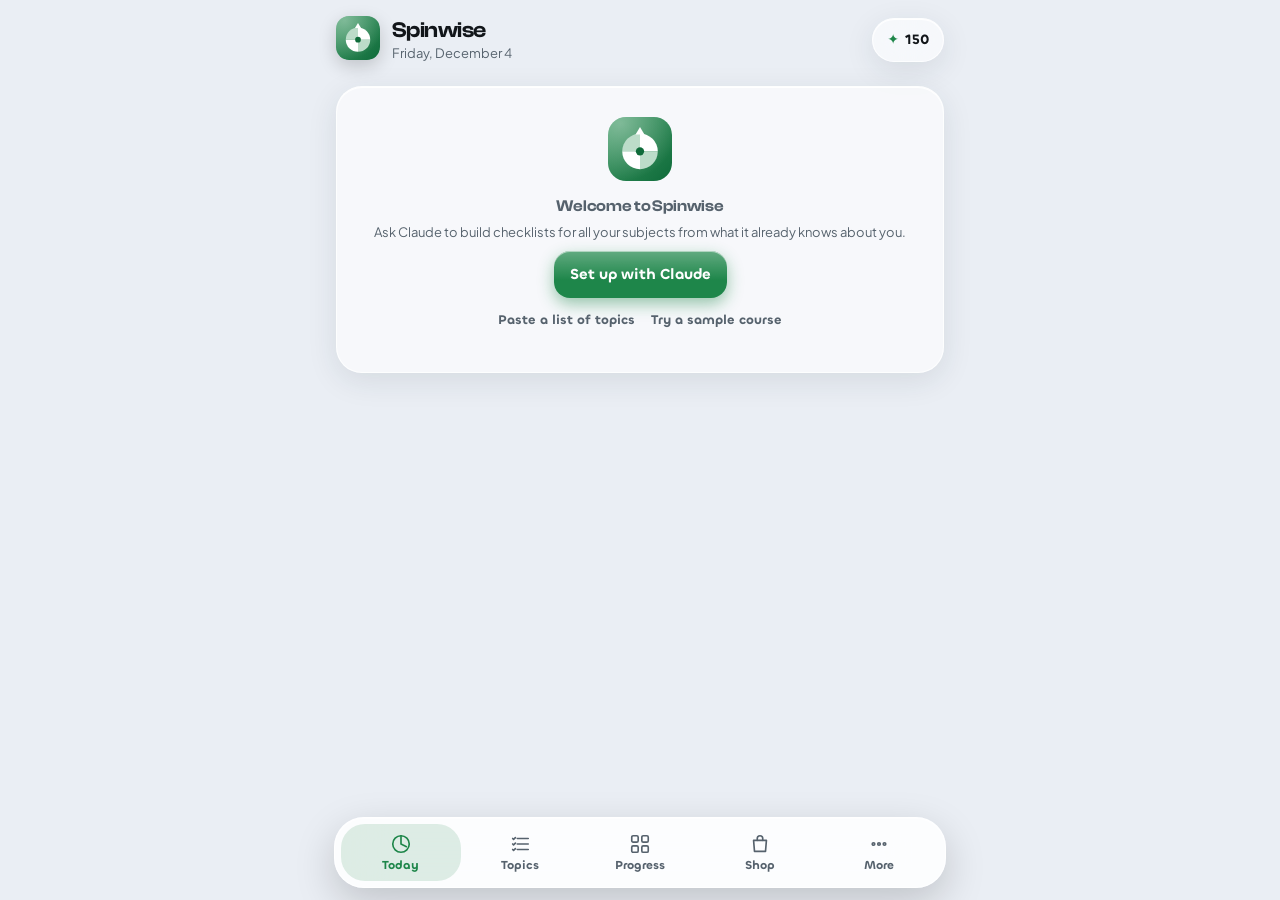
<file: app/src/main/assets/index.html>
<!doctype html>
<html lang="en">
<head>
<meta charset="utf-8">
<meta name="viewport" content="width=device-width, initial-scale=1, viewport-fit=cover">
<meta name="color-scheme" content="light dark">
<title>Spinwise</title>
<link rel="stylesheet" href="motion.css">
<style>
/* Fonts (Fontshare FFL / OFL): Plus Jakarta Sans = body, Clash Display = headings & numbers, Chillax = buttons & labels */
@font-face{font-family:"Jakarta";src:url("fonts/PlusJakartaSans-Regular.woff2") format("woff2");font-weight:400;font-display:swap}
@font-face{font-family:"Clash";src:url("fonts/ClashDisplay-Semibold.woff2") format("woff2");font-weight:600;font-display:swap}
@font-face{font-family:"Chillax";src:url("fonts/Chillax-Semibold.woff2") format("woff2");font-weight:600;font-display:swap}
:root{
  --font:"Jakarta",system-ui,-apple-system,"Segoe UI",Roboto,sans-serif;
  --display:"Clash","Jakarta",system-ui,sans-serif;
  --ui:"Chillax","Jakarta",system-ui,sans-serif;
  --bg:#eaeef4; --card:#ffffff; --ink:#12161a; --mute:#56626d; --line:rgba(20,30,40,.1);
  --acc:#1f8a4c; --acc2:#0f6b3a; --acc-ink:#ffffff; --acc-soft:rgba(31,138,76,.14); --glow:rgba(31,138,76,.45); --warn:#d98a1f; --hero1:#1f8a4c; --hero2:#0f6b3a;
  --l0:#e3e8e4; --l1:#bde5cb; --l2:#74c794; --l3:#2f9e5b; --l4:#16673a;
  --glass:rgba(255,255,255,.6); --glass-strong:rgba(255,255,255,.86); --gborder:rgba(255,255,255,.78);
  --gshadow:0 8px 30px rgba(31,45,61,.10),inset 0 1px 0 rgba(255,255,255,.95);
  --b1:#8fd3b0; --b2:#a9b8ff; --b3:#ffc9a0; --stage:rgba(110,125,140,.14); --sheetbg:rgba(255,255,255,.94);
}
:root[data-mode="dark"]{
  --bg:#0b0e12; --card:#171c21; --ink:#edf1f2; --mute:#9ba7af; --line:rgba(255,255,255,.09); --warn:#e7a23a;
  --l0:#222a2e;
  --glass:rgba(34,41,50,.56); --glass-strong:rgba(26,32,39,.82); --gborder:rgba(255,255,255,.13);
  --gshadow:0 10px 34px rgba(0,0,0,.38),inset 0 1px 0 rgba(255,255,255,.14);
  --stage:rgba(255,255,255,.05); --sheetbg:rgba(28,34,41,.95);
}
*{box-sizing:border-box;-webkit-tap-highlight-color:transparent}
html,body{margin:0;background:var(--bg);color:var(--ink);font:15px/1.45 var(--font)}
body{min-height:100vh;padding:env(safe-area-inset-top) 0 calc(112px + env(safe-area-inset-bottom));font-weight:400;font-synthesis:none}
.ambient{position:fixed;inset:0;z-index:-1;overflow:hidden;background:var(--basebg,var(--bg))}
.ambient i{position:absolute;border-radius:50%;filter:blur(64px);opacity:.6}
.ambient i:nth-child(1){left:-18%;top:-6%;width:70vw;height:70vw;background:var(--b1)}
.ambient i:nth-child(2){right:-22%;top:22%;width:78vw;height:78vw;background:var(--b2)}
.ambient i:nth-child(3){left:6%;bottom:-24%;width:74vw;height:74vw;background:var(--b3)}
.ambient i:nth-child(4){right:-12%;bottom:-8%;width:56vw;height:56vw;background:var(--b4)}
.ambient i:nth-child(5){left:28%;top:36%;width:52vw;height:52vw;background:var(--b5);opacity:.45}
:root[data-mode="dark"] .ambient i{opacity:.5}
.glass,.card,.stat,.unit,.sc,.seg,.search,.toast,.wallet,.filters button,.list-glass{
  background:var(--glass);backdrop-filter:blur(26px) saturate(180%);-webkit-backdrop-filter:blur(26px) saturate(180%);border:1px solid var(--gborder);box-shadow:var(--gshadow)}
header{padding:16px 16px 4px;display:flex;gap:12px;align-items:center;max-width:640px;margin:0 auto}
header svg{width:44px;height:44px;flex:none;border-radius:13px;box-shadow:0 6px 18px rgba(0,0,0,.18)}
h1{font-size:22px;margin:0;letter-spacing:-.025em;line-height:1.12}
.sub{color:var(--mute);font-size:13px}
.wallet{min-height:44px;margin-left:auto;display:flex;align-items:center;gap:6px;border-radius:99px;padding:8px 14px;color:var(--ink);font-size:14px}
.wallet .gem{color:var(--acc)}
main{padding:6px 16px 16px;max-width:640px;margin:0 auto}
.card{border-radius:26px;padding:16px;margin-top:12px;position:relative}
.hero{background:linear-gradient(135deg,var(--hero1),var(--hero2));color:#fff;border:1px solid rgba(255,255,255,.28);display:flex;gap:16px;align-items:center;overflow:hidden;box-shadow:0 14px 34px rgba(0,0,0,.2),inset 0 1px 0 rgba(255,255,255,.4)}
.hero::after{content:"";position:absolute;inset:0;background:radial-gradient(120% 80% at 10% -10%,rgba(255,255,255,.32),transparent 55%);pointer-events:none}
.hero .sub{color:rgba(255,255,255,.82)}
.hero b.big{font-size:26px;letter-spacing:-.02em;display:block;line-height:1.1}
.ringwrap{position:relative;flex:none;z-index:1}
.hero>div:last-child{position:relative;z-index:1}
.ringwrap .lab{position:absolute;inset:0;display:grid;place-items:center;font-size:20px;letter-spacing:-.02em}
.chips{display:flex;gap:6px;flex-wrap:wrap;margin-top:8px}
.chip{background:rgba(255,255,255,.22);border:1px solid rgba(255,255,255,.25);border-radius:99px;padding:3px 10px;font-size:12px}
.row{display:flex;gap:10px;align-items:center}
.sp{flex:1}
.stats{display:grid;grid-template-columns:repeat(3,1fr);gap:10px;margin-top:12px}
.stat{border-radius:22px;padding:12px}
.stat b{display:block;font-size:22px;letter-spacing:-.02em}
.stat span{font-size:12px;color:var(--mute)}
button{font:inherit;border:0;border-radius:16px;padding:13px 16px;min-height:44px;position:relative;overflow:hidden;
  background:linear-gradient(180deg,rgba(255,255,255,.3),rgba(255,255,255,0) 62%),var(--acc);color:var(--acc-ink);cursor:pointer;
  box-shadow:inset 0 1px 0 rgba(255,255,255,.5),0 6px 16px var(--glow)}
button.ghost{background:var(--glass);backdrop-filter:blur(18px);-webkit-backdrop-filter:blur(18px);color:var(--ink);border:1px solid var(--gborder);box-shadow:var(--gshadow)}
button.link{background:none;box-shadow:none;color:var(--mute);padding:8px;font-size:13px}
button.small{padding:9px 13px;font-size:13px}
button:disabled{opacity:.45}
button.full{width:100%}
nav{position:fixed;left:14px;right:14px;bottom:calc(12px + env(safe-area-inset-bottom));display:flex;border-radius:30px;padding:6px;z-index:5;max-width:612px;margin:0 auto;
  background:var(--glass-strong);backdrop-filter:blur(30px) saturate(190%);-webkit-backdrop-filter:blur(30px) saturate(190%);border:1px solid var(--gborder);box-shadow:0 14px 40px rgba(0,0,0,.18),inset 0 1px 0 rgba(255,255,255,.5)}
nav button{flex:1;background:none;box-shadow:none;color:var(--mute);border-radius:24px;padding:9px 0 7px;font-size:12px}
nav button.on{color:var(--acc-text);background:var(--acc-soft)}
nav svg{display:block;margin:0 auto 2px;width:22px;height:22px;stroke:currentColor;fill:none;stroke-width:1.8;stroke-linecap:round;stroke-linejoin:round}
.subj{display:flex;gap:6px;margin-top:12px;overflow-x:auto;padding:2px 2px 4px}
.sc{min-height:44px;display:flex;align-items:center;gap:7px;padding:8px 14px;border-radius:99px;color:var(--ink);white-space:nowrap;font-size:13px;box-shadow:none}
.sc.on{box-shadow:inset 0 0 0 2px var(--c);border-color:var(--c)}
.dot{width:10px;height:10px;border-radius:99px;background:var(--c);display:inline-block;flex:none}
.wheelwrap{position:relative;width:min(100%,310px);margin:2px auto 14px;aspect-ratio:1}
canvas{width:100%;height:100%;display:block}
.ptr{position:absolute;top:-7px;left:50%;transform:translateX(-50%);width:0;height:0;border-left:11px solid transparent;border-right:11px solid transparent;border-top:20px solid var(--ink);filter:drop-shadow(0 2px 3px rgba(0,0,0,.3));z-index:2}
.seg{display:flex;border-radius:16px;overflow:hidden;margin-bottom:12px;padding:3px;gap:3px;box-shadow:none}
.seg button{flex:1;border-radius:13px;background:transparent;box-shadow:none;color:var(--mute);padding:9px 6px;font-size:13px}
.seg button.on{background:var(--acc);color:var(--acc-ink);box-shadow:inset 0 1px 0 rgba(255,255,255,.4),0 4px 12px var(--glow)}
.topic{border-left:3px solid var(--c,var(--acc));padding:4px 0 4px 12px;margin:2px 0 14px}
.topic small{color:var(--mute);text-transform:uppercase;letter-spacing:.06em;font-size:12px}
.topic div{font-size:19px;letter-spacing:-.01em;margin-top:2px}
.bar{height:8px;border-radius:99px;background:var(--l0);overflow:hidden}
.bar i{display:block;height:100%;background:var(--acc);border-radius:99px}
.bar.warn i{background:var(--warn)}
.search{width:100%;color:var(--ink);border-radius:18px;padding:12px 16px;font:inherit;margin-top:12px;box-shadow:none}
.filters{display:flex;gap:6px;margin-top:10px;overflow-x:auto;padding:2px}
.filters button,.sc{flex:none}
.filters button{padding:10px 14px;font-size:13px;color:var(--mute);white-space:nowrap;border-radius:99px;box-shadow:none}
.filters button.on{background:var(--acc);color:var(--acc-ink);border-color:var(--acc)}
.unit{margin-top:12px;border-left:5px solid var(--sc,var(--gborder));border-radius:24px;overflow:hidden}
.unit>summary{list-style:none;padding:14px 16px;cursor:pointer}
.unit>summary::-webkit-details-marker{display:none}
.unit>summary em{font-style:normal;color:var(--mute);font-size:13px}
.unit>summary .bar{margin-top:9px;height:6px}
.unit .tag{font-size:12px;color:var(--mute)}
.item{display:flex;gap:12px;align-items:center;padding:11px 16px;border-top:1px solid var(--line);cursor:pointer}
.badge{width:42px;height:42px;border-radius:14px;display:grid;place-items:center;font-size:13px;flex:none;background:var(--l0);color:var(--ink)}
.badge[data-l="1"]{background:var(--l1)}.badge[data-l="2"]{background:var(--l2)}
.badge[data-l="3"]{background:var(--l3);color:#fff}.badge[data-l="4"]{background:var(--l4);color:#fff}
.item .t{line-height:1.25}
.item .m{font-size:12px;color:var(--mute)}
.pill{display:inline-block;font-size:12px;padding:1px 8px;border-radius:99px;background:var(--l1);color:var(--ink);margin-left:6px;vertical-align:middle;font-family:var(--ui)}
.pill.due{background:var(--warn);color:#fff}
.heat{overflow-x:auto;padding-bottom:6px;-webkit-overflow-scrolling:touch}
.grid{display:grid;grid-auto-flow:column;grid-template-rows:repeat(7,13px);gap:3px;width:max-content}
.cell{width:13px;height:13px;border-radius:4px;background:var(--l0)}
.cell[data-l="1"]{background:var(--l1)}.cell[data-l="2"]{background:var(--l2)}
.cell[data-l="3"]{background:var(--l3)}.cell[data-l="4"]{background:var(--l4)}
.cell.future{visibility:hidden}.cell.sel{outline:2px solid var(--ink);outline-offset:1px}
.months{display:grid;grid-auto-flow:column;grid-auto-columns:16px;font-size:12px;color:var(--mute);height:16px;width:max-content}
.legend{display:flex;gap:4px;align-items:center;font-size:12px;color:var(--mute);justify-content:flex-end;margin-top:8px}
.legend .cell{width:11px;height:11px}
.tip{min-height:20px;font-size:13px;color:var(--mute);margin-top:8px}
textarea,input[type=text],input[type=date],select{width:100%;border:1px solid var(--line);border-radius:16px;background:rgba(127,140,150,.1);color:var(--ink);font:inherit;font-size:14px;padding:12px 14px}
textarea{min-height:130px;resize:vertical;font:13px/1.4 ui-monospace,Consolas,monospace}
pre{white-space:pre-wrap;background:rgba(127,140,150,.1);border:1px solid var(--line);border-radius:16px;padding:10px;font:12px/1.4 ui-monospace,Consolas,monospace;margin:8px 0;max-height:190px;overflow:auto}
h2{font-size:16px;margin:0 0 4px;letter-spacing:-.01em}
h3{font-size:12px;text-transform:uppercase;letter-spacing:.07em;color:var(--mute);margin:18px 0 8px}
p{margin:4px 0 10px;color:var(--mute);font-size:13px}
.msg{font-size:13px;margin-top:8px;min-height:18px}
.empty{text-align:center;padding:30px 10px;color:var(--mute)}
.empty svg{width:64px;height:64px;margin-bottom:10px}
details.how>summary{cursor:pointer;color:var(--acc-text);font-size:13px;margin:4px 0}
.lbl{display:flex;justify-content:space-between;align-items:center;font-size:14px;padding:9px 0}
.stepper{display:flex;align-items:center;gap:10px}
.stepper button{width:44px;height:44px;padding:0;border-radius:12px}
label.check{display:flex;gap:10px;align-items:center;font-size:13px;color:var(--mute);margin:6px 0;min-height:44px}
input[type=checkbox]{width:22px;height:22px;accent-color:var(--acc);flex:none}
.note-w{background:rgba(224,161,0,.16);border-radius:14px;padding:10px 12px;margin:8px 0;font-size:13px}
.list-row{display:flex;gap:12px;align-items:center;padding:9px 0;border-top:1px solid var(--line)}
.list-row:first-of-type{border-top:0}
.list-row .t{flex:1;line-height:1.25}
.list-row .bar{width:70px;flex:none;height:6px}
.list-row .n{width:36px;text-align:right;font-size:13px;color:var(--mute);font-variant-numeric:tabular-nums}
.rec{display:flex;gap:10px;align-items:center;padding:10px 0;border-top:1px solid var(--line);cursor:pointer}
.rec:first-of-type{border-top:0}
.rec .t{flex:1;line-height:1.25}
.swatches{display:flex;gap:10px;flex-wrap:wrap;margin:8px 0 14px}
.sw{width:44px;height:44px;border-radius:99px;padding:0;background:var(--c);border:0;box-shadow:inset 0 1px 0 rgba(255,255,255,.5),0 4px 10px rgba(0,0,0,.18)}
.sw.on{outline:3px solid var(--ink);outline-offset:2px}
.sw.lock{opacity:.5;position:relative}
.sw.lock::after{content:"🔒";position:absolute;inset:0;display:grid;place-items:center;font-size:14px}
/* shop */
.earn{display:grid;grid-template-columns:1fr auto;gap:2px 10px;font-size:13px}
.earn span:nth-child(even){text-align:right;color:var(--acc);font-family:var(--ui)}
.shopcat>summary{list-style:none;padding:14px 16px;cursor:pointer;display:flex;gap:10px;align-items:center}
.shopcat>summary::-webkit-details-marker{display:none}
.shopcat>summary em{font-style:normal;color:var(--mute);font-size:12px;margin-left:auto}
.opt{padding:12px 16px;border-top:1px solid var(--line);display:grid;gap:8px}
.opt .top{display:flex;gap:8px;align-items:center}
.opt .nm{flex:1;line-height:1.2}
.opt .ds{font-size:12px;color:var(--mute);margin-top:2px;font-family:var(--font);font-weight:400}
.tier{font:600 10.5px var(--ui);border-radius:99px;padding:2px 8px;background:var(--l0);color:var(--ink)}
.tier.t1{background:#cfe9ff;color:#0b3d6b}.tier.t2{background:#e3d4ff;color:#3f1d7a}.tier.t3{background:#ffe0b8;color:#7a3d00}.tier.t4{background:#ffd0dc;color:#7a0f2f}
.opt .btns{display:flex;gap:8px}
.opt .btns button{flex:1;padding:9px 10px;font-size:13px;border-radius:13px}
.lookgrid{display:grid;grid-template-columns:repeat(auto-fill,minmax(92px,1fr));gap:10px;margin-top:8px}
.look{border-radius:18px;padding:10px 6px 8px;text-align:center;font-size:12px;background:rgba(127,140,150,.1);border:1px solid var(--line);color:var(--ink);box-shadow:none}
.look .pv{height:34px;border-radius:12px;margin-bottom:6px}
.look.on{outline:2.5px solid var(--acc)}
.lookgrid.wide{grid-template-columns:repeat(2,1fr)}
.lookgrid.wide .pv{height:78px}
.look small{display:block;color:var(--mute);font-family:var(--font);font-weight:400}
/* sheet */
.scrim{position:fixed;inset:0;z-index:20;display:flex;align-items:flex-end;justify-content:center}
.scrim .dim{position:absolute;inset:0;background:rgba(5,10,15,.42)}
.sheet{position:relative;background:var(--glass-strong);backdrop-filter:blur(36px) saturate(190%);-webkit-backdrop-filter:blur(36px) saturate(190%);border:1px solid var(--gborder);border-bottom:0;width:100%;max-width:640px;border-radius:30px 30px 0 0;padding:18px 16px calc(18px + env(safe-area-inset-bottom));max-height:92vh;overflow:auto;box-shadow:0 -10px 50px rgba(0,0,0,.25),inset 0 1px 0 rgba(255,255,255,.5)}
.sheet .grab{width:38px;height:5px;border-radius:9px;background:var(--line);margin:-6px auto 14px}
.big-pct{font-size:44px;letter-spacing:-.03em;line-height:1}
input[type=range]{width:100%;accent-color:var(--acc);margin:12px 0 6px}
.pills{display:flex;gap:6px;flex-wrap:wrap;margin:8px 0 12px}
.pills button{padding:10px 13px;font-size:13px;background:rgba(127,140,150,.14);color:var(--ink);border:1px solid var(--line);box-shadow:none}
h1,h2,h3,.hero b.big,.big-pct,.stat b,.topic div,.ringwrap .lab,.badge,.chip{font-family:var(--display);font-weight:600}
b,strong,button,.item .t,.list-row .t,.rec .t,.toast,details.how>summary,.opt .nm,.look{font-family:var(--ui);font-weight:600}
input,select,.search{font-family:var(--font)}
.toastwrap{position:fixed;left:0;right:0;bottom:calc(104px + env(safe-area-inset-bottom));display:flex;justify-content:center;pointer-events:none;z-index:70}
.toast{padding:11px 18px;border-radius:99px;font-size:13px;background:var(--glass-strong)}
.m-fx{position:fixed;inset:0;z-index:80}
.m-hl{background-size:0% 100%}
.sr{position:absolute;width:1px;height:1px;overflow:hidden;clip:rect(0 0 0 0);white-space:nowrap}
.sheet .m-hl,.topic .m-hl{background-size:100% 100%}
@media (prefers-reduced-motion: reduce){*{scroll-behavior:auto}}
</style>
</head>
<body>
<div class="ambient"><i></i><i></i><i></i><i></i><i></i></div>
<header>
  <div id="logo"></div>
  <div><h1 id="title">Spinwise</h1><div class="sub" id="subtitle"></div></div>
  <button class="wallet" id="wallet" data-a="tab" data-v="shop"><span class="gem">✦</span><b id="wv">0</b></button>
</header>
<main id="main"></main>
<nav id="nav"></nav>
<div class="m-fx" id="fx" style="pointer-events:none"></div>
<div class="toastwrap" id="toastwrap"></div>

<script src="motion.js"></script>
<script>
/* ================= data ================= */
const KEY = "spinwise.v2";
const $ = s => document.querySelector(s);
const $$ = s => [...document.querySelectorAll(s)];
const z2 = n => String(n).padStart(2,"0");
const ymd = d => d.getFullYear()+"-"+z2(d.getMonth()+1)+"-"+z2(d.getDate());
const today = () => ymd(new Date());
const esc = s => String(s).replace(/[&<>"]/g, c => ({"&":"&amp;","<":"&lt;",">":"&gt;",'"':"&quot;"}[c]));
const PAL = ["#e5484d","#f76b15","#e0a100","#30a46c","#12a594","#3e63dd","#8e4ec6","#d6409f","#6f7a83"];
const M = window.MOTION;
let S, tab = "today", spinning = false, rotDeg = 0, wheelSlices = [];
let flt = "all", selDay = null, editSid = null, editColor = PAL[0], shopTab = "motion", tabDir = 1, lastPt = null; const openUnits = new Set(), openShop = new Set();
let idleStops = [];

const own_ = (o,k) => Object.prototype.hasOwnProperty.call(o,k);
/* ----- free accent colours (used by the Clear theme) ----- */
const ACCENTS = {
  forest:{n:"Forest",l:["#1f8a4c","#0f6b3a"],d:["#3fb96f","#1f8a4c"]},
  ocean:{n:"Ocean",l:["#1d6fd1","#114b9a"],d:["#58a6ff","#1d6fd1"]},
  violet:{n:"Violet",l:["#7a48d8","#53289f"],d:["#a78bfa","#7a48d8"]},
  sunset:{n:"Sunset",l:["#e0662a","#b0431a"],d:["#ff9a5c","#e0662a"]},
  rose:{n:"Rose",l:["#d6336c","#a31d4c"],d:["#ff7ba5","#d6336c"]},
  slate:{n:"Slate",l:["#3f4a54","#1d252c"],d:["#aeb8c2","#6b7783"]}
};
/* ----- cosmetics earned with ✦: glass themes (blurred gradient backdrops), wheel skins, heatmap palettes ----- */
const G = (base,b) => ({ base, b });
const THEMES = {
  clear:{n:"Clear",price:0,acc:null,hero:null,
    L:G("linear-gradient(160deg,#f3f6fa,#e6ebf2)",["#b8d9ff","#d6c8ff","#ffd9c2","#c9f0dc","#f5f7fb"]),
    D:G("linear-gradient(160deg,#0d1116,#0a0d11)",["#16324f","#2b2552","#3a2a30","#15382f","#10151b"])},
  aurora:{n:"Aurora",price:120,acc:[["#1fa56a","#0b7a4b"],["#46d68f","#1fa56a"]],hero:["#1fa56a","#2a6fd6"],
    L:G("linear-gradient(160deg,#e9fbf3,#e6eeff)",["#7fe3b6","#8fb8ff","#c1a9ff","#a6f0e0","#ffe3c9"]),
    D:G("linear-gradient(160deg,#071a16,#0a1230)",["#0f7a55","#2a4bd0","#6a3fd0","#0f8a8a","#3a2a60"])},
  dusk:{n:"Dusk",price:120,acc:[["#e0662a","#b0431a"],["#ff9a5c","#e0662a"]],hero:["#e8613a","#8a3fd0"],
    L:G("linear-gradient(160deg,#fff1ea,#efe8ff)",["#ffb199","#c3a6ff","#ff9ec0","#8fb4ff","#ffd9a8"]),
    D:G("linear-gradient(160deg,#1c0d18,#0e1030)",["#8a3a4a","#4a2a8a","#a03a6a","#1f3a8a","#7a4a2a"])},
  ocean:{n:"Ocean Deep",price:140,acc:[["#1d6fd1","#114b9a"],["#58a6ff","#1d6fd1"]],hero:["#1d6fd1","#0a3a8a"],
    L:G("linear-gradient(160deg,#e9f4ff,#dff3f7)",["#7fb6ff","#6fd3e8","#9fa8ff","#b6e3ff","#d6f5f0"]),
    D:G("linear-gradient(160deg,#04101f,#06223a)",["#0f4fa8","#0a7a9a","#2a3a9a","#0f6a8a","#0a2a4a"])},
  sakura:{n:"Sakura",price:140,acc:[["#d6336c","#a31d4c"],["#ff7ba5","#d6336c"]],hero:["#e0457b","#a05acd"],
    L:G("linear-gradient(160deg,#fff0f5,#f3ecff)",["#ffb3cb","#e3c9ff","#ffd6e0","#ffe8c9","#fff3f7"]),
    D:G("linear-gradient(160deg,#1c0b14,#150f26)",["#8a2a50","#4a2a7a","#a03a60","#6a3a2a","#2a1020"])},
  mint:{n:"Mint Fog",price:140,acc:[["#0f9d77","#0a7a5c"],["#3fd1a6","#0f9d77"]],hero:["#14a37f","#3a8fd6"],
    L:G("linear-gradient(160deg,#ecfbf5,#f4f8ee)",["#9fe6cc","#c5f0d0","#cfe8ff","#e8f5b8","#ffffff"]),
    D:G("linear-gradient(160deg,#06180f,#0a1a1a)",["#0f6a4f","#1f6a3a","#0f4a6a","#4a6a1f","#0a2a22"])},
  glacier:{n:"Glacier",price:160,acc:[["#2f7fd8","#1b57b5"],["#8cc4ff","#2f7fd8"]],hero:["#3b8fe0","#7a6ae0"],
    L:G("linear-gradient(160deg,#f2f8ff,#eef0ff)",["#bfe0ff","#d9d3ff","#e6f3ff","#c9e8f5","#ffffff"]),
    D:G("linear-gradient(160deg,#0a121c,#0d1226)",["#1f4a7a","#3a3a8a","#1f5a7a","#2a3a5a","#101826"])},
  nebula:{n:"Nebula",price:180,acc:[["#7a48d8","#53289f"],["#b49bff","#7a48d8"]],hero:["#7a48d8","#d040a0"],
    L:G("linear-gradient(160deg,#f4eeff,#ffeaf6)",["#c3a6ff","#ff9ed8","#8fb4ff","#7fe3e0","#ffd6f0"]),
    D:G("linear-gradient(160deg,#0f0820,#1c0a2e)",["#5a2ab0","#b02a8a","#2a3aa0","#0f7a8a","#3a1a5a"])},
  ember:{n:"Ember",price:180,acc:[["#d9441f","#a02a0a"],["#ff7a4d","#d9441f"]],hero:["#e0451f","#f0a020"],
    L:G("linear-gradient(160deg,#fff1e6,#ffe9e6)",["#ffa077","#ffd27a","#ff8a8a","#ffc2a0","#fff0c9"]),
    D:G("linear-gradient(160deg,#1c0a06,#220e08)",["#a0321a","#a06a0a","#8a1a2a","#7a3a1a","#3a1a0a"])},
  lagoon:{n:"Lagoon",price:200,acc:[["#0aa6a6","#087a7a"],["#3fe0d6","#0aa6a6"]],hero:["#0fb5a5","#2a8fd0"],
    L:G("linear-gradient(160deg,#e6fbfa,#eaf7e6)",["#7fe6dc","#8fd0ff","#c9f58f","#a6f0c8","#e6fff8"]),
    D:G("linear-gradient(160deg,#04181a,#06201a)",["#0a7a7a","#0f5a9a","#4a8a1f","#0a8a5a","#0a2a2a"])},
  obsidian:{n:"Obsidian Gold",price:220,acc:[["#b8860b","#8a6408"],["#f0c060","#c99a2e"]],hero:["#2a2f38","#8a6a2a"],
    L:G("linear-gradient(160deg,#f1efe9,#e8e6e0)",["#e6d3a0","#cfd6df","#f0e0b8","#d6d0c0","#ffffff"]),
    D:G("linear-gradient(160deg,#07080a,#101216)",["#4a3a10","#1f3a4a","#5a4a1a","#2a2f38","#14161a"])},
  golden:{n:"Golden Hour",price:240,acc:[["#d98a0b","#a86404"],["#ffc247","#d98a0b"]],hero:["#f0a020","#e0603a"],
    L:G("linear-gradient(160deg,#fff7e0,#ffeedd)",["#ffd27a","#ffb08a","#ffe89a","#ffc2c2","#fff5cf"]),
    D:G("linear-gradient(160deg,#1a1204,#1c0e08)",["#a0700a","#a0421a","#7a6a0a","#7a2a2a","#3a2a0a"])},
  cosmic:{n:"Cosmic",price:300,acc:[["#5b4bdb","#3a2aa8"],["#9a8cff","#5b4bdb"]],hero:["#5b4bdb","#e0409a"],
    L:G("linear-gradient(160deg,#eee9ff,#ffe9f3)",["#8f7dff","#ff7dc0","#6fd0ff","#ffd36e","#7dffc0"]),
    D:G("linear-gradient(160deg,#080618,#12061c)",["#4a2ad0","#c02a80","#0f7ad0","#c08a0f","#0fc08a"])}
};
const meshCSS = (th,dark) => { const m = dark?th.D:th.L, b = m.b;
  return `radial-gradient(60% 70% at 0% 0%,${b[0]},transparent 70%),radial-gradient(60% 70% at 100% 30%,${b[1]},transparent 70%),radial-gradient(70% 70% at 20% 100%,${b[2]},transparent 70%),radial-gradient(50% 60% at 100% 100%,${b[3]},transparent 70%),radial-gradient(40% 40% at 50% 45%,${b[4]},transparent 75%),${m.base}`; };
const WSKINS = { glass:{n:"Glass",price:0,pv:["#6fd0a0","#a9b8ff"]}, candy:{n:"Candy",price:70,pv:["#ff7aa8","#ffd36e"]}, mono:{n:"Mono",price:70,pv:["#9aa3ab","#5d666e"]}, neon:{n:"Neon",price:110,pv:["#0b0e12","#37f5a6"]} };
const HEATS = {
  classic:{n:"Classic",price:0},
  ocean:{n:"Ocean",price:50,l:["#cfe5ff","#8fc2ff","#3f8fe8","#1b57b5"],d:["#12304f","#1d5a99","#3f8fe8","#7cc0ff"]},
  sunset:{n:"Sunset",price:50,l:["#ffe1b8","#ffb878","#f07f3a","#c4491a"],d:["#4a2a12","#8a4a1f","#e0803a","#ffb06a"]},
  mono:{n:"Mono",price:50,l:["#d8dce0","#aab1b8","#6f7881","#363d44"],d:["#2a3035","#4a545d","#8a949b","#d5dbe0"]}
};
const GROUPS = { theme:THEMES, wskin:WSKINS, hp:HEATS };
S = load();


function norm(s){
  s.topics = s.topics||[]; s.goal = s.goal||1; s.log = s.log||[]; s.pick = s.pick||null;
  if (!s.themeV) { const old = s.theme; s.accent = own_(ACCENTS,old)?old:"forest"; s.theme = "clear"; s.themeV = 2; delete s.bg; }
  s.accent = own_(ACCENTS,s.accent)?s.accent:"forest"; s.theme = own_(THEMES,s.theme)?s.theme:"clear";
  s.mode = s.mode||"system"; s.wmode = s.wmode||"any"; s.view = s.view===undefined?"all":s.view; s.anim = s.anim!==false; s.dynIcon = !!s.dynIcon;
  s.wskin = own_(WSKINS,s.wskin)?s.wskin:"glass"; s.hp = own_(HEATS,s.hp)?s.hp:"classic";
  if (s.coins===undefined) s.coins = 150; s.life = s.life||0; s.own = s.own||{}; s.eq = s.eq||{}; s.ms = s.ms||{}; s.rw = s.rw||{d:"",n:0,ids:{}};
  ["theme","wskin","hp"].forEach(g => { if (GROUPS[g][s[g]].price) s.own[g+":"+s[g]] = true; });
  if (!s.subjects || !s.subjects.length) {
    s.subjects = (s.topics.length || s.subject) ? [{ id:0, name:s.subject||"My course", color:PAL[3], examDate:s.examDate||"" }] : [];
  }
  s.topics.forEach(t => { if (t.sid===undefined) t.sid = s.subjects.length ? s.subjects[0].id : 0;
    t.pct = t.pct||0; t.revs = t.revs||0; t.notes = t.notes||""; t.last = t.last||null; t.rel = t.rel||[]; });
  delete s.subject; delete s.examDate;
  if (s.view!=="all" && !s.subjects.some(x=>x.id===s.view)) s.view = "all";
  return s;
}
function load(){
  let raw = null;
  try { raw = localStorage.getItem(KEY); } catch(e){}
  if (!raw) { try { if (window.Android && Android.loadState) raw = Android.loadState() || null; } catch(e){} }   // native mirror survives cleared web storage
  try { const s = JSON.parse(raw); if (s && s.topics) return norm(s); } catch(e){}
  try { const o = JSON.parse(localStorage.getItem("spinwise.v1")); if (o && o.topics) {
      const log = [];
      const topics = o.topics.map(t => { if (t.doneOn) log.push({d:t.doneOn,id:t.id,prev:{pct:0,revs:0,last:null}});
        return {id:t.id,unit:t.unit,title:t.title,pct:t.doneOn?60:0,revs:t.doneOn?1:0,last:t.doneOn||null,notes:""}; });
      return norm({subject:o.subject,topics,log,pick:o.pick}); } } catch(e){}
  return norm({topics:[]});
}
function persistLocal(){
  const json = JSON.stringify(S);
  try { localStorage.setItem(KEY, json); } catch(e){}
  try { if (window.Android && Android.saveState) Android.saveState(json); } catch(e){}
  pushNative();
}
function save(){ S.updated = Date.now(); persistLocal(); if (typeof schedulePush==="function") schedulePush(); }
/* ================= data safety: rebuild any imported state from untrusted input ================= */
const CATS_OK = ["trans","btn","wheel","reveal","ring","list","sheet","heat","celeb","toast","idle"];
function cleanState(d){
  d = (d && typeof d==="object" && !Array.isArray(d)) ? d : {};
  const str = (v,n) => typeof v==="string" ? v.slice(0,n||300) : "", num = (v,a,b,df) => { v = +v; return isFinite(v) ? Math.max(a,Math.min(b,Math.round(v))) : df; },
    dt = v => (typeof v==="string" && /^\d{4}-\d\d-\d\d$/.test(v)) ? v : null, arr = (v,n) => Array.isArray(v) ? v.slice(0,n) : [], obj = v => v && typeof v==="object" && !Array.isArray(v);
  const o = { subjects:[], topics:[], log:[] };
  arr(d.subjects,80).forEach(s => { if (obj(s)) o.subjects.push({ id:num(s.id,0,1e6,0), name:str(s.name,80)||"Subject", color:/^#[0-9a-fA-F]{6}$/.test(s.color)?s.color:PAL[0], examDate:dt(s.examDate)||"" }); });
  arr(d.topics,8000).forEach(t => { if (!obj(t)) return; const x = { id:num(t.id,0,1e7,0), sid:num(t.sid,0,1e6,0), unit:str(t.unit,120)||"General", title:str(t.title,240).trim(), pct:num(t.pct,0,100,0), revs:num(t.revs,0,1e6,0), notes:str(t.notes,2000), last:dt(t.last), rel:arr(t.rel,6).map(r=>str(r,240)).filter(Boolean) }; if (t.fr) x.fr = true; if (x.title) o.topics.push(x); });
  arr(d.log,60000).forEach(e => { if (!obj(e) || !dt(e.d)) return; const p = obj(e.prev) ? e.prev : {}; const x = { d:e.d, id:num(e.id,0,1e7,0), prev:{ pct:num(p.pct,0,100,0), revs:num(p.revs,0,1e6,0), last:dt(p.last), fr:!!p.fr }, c:num(e.c,0,100000,0) }; if (e.ms) x.ms = num(e.ms,0,100000,0); if (e.first) x.first = true; o.log.push(x); });
  o.pick = obj(d.pick) && dt(d.pick.date) ? { date:d.pick.date, id:num(d.pick.id,0,1e7,0) } : null;
  o.goal = num(d.goal,1,10,1); o.coins = num(d.coins,0,1e9,150); o.life = num(d.life,0,1e9,0); o.updated = num(d.updated,0,9e15,0);
  o.theme = own_(THEMES,d.theme)?d.theme:"clear"; o.accent = own_(ACCENTS,d.accent)?d.accent:"forest"; o.themeV = 2;
  o.mode = ["system","light","dark"].includes(d.mode)?d.mode:"system"; o.wmode = d.wmode==="related"?"related":"any"; o.view = (d.view==="all" || o.subjects.some(s=>s.id===d.view)) ? d.view : "all";
  o.anim = d.anim!==false; o.dynIcon = !!d.dynIcon; o.autoUpdate = d.autoUpdate!==false; o.wskin = own_(WSKINS,d.wskin)?d.wskin:"glass"; o.hp = own_(HEATS,d.hp)?d.hp:"classic";
  o.own = {}; if (obj(d.own)) Object.keys(d.own).slice(0,400).forEach(k => { if (/^[a-z]+:[A-Za-z0-9_]{1,24}$/.test(k) && d.own[k]) o.own[k] = true; });
  o.eq = {}; if (obj(d.eq)) CATS_OK.forEach(c => { if (own_(d.eq,c) && Array.isArray(d.eq[c])) o.eq[c] = d.eq[c].slice(0,5).map(i=>num(i,0,4,0)); });
  o.ms = {}; if (obj(d.ms)) Object.keys(d.ms).slice(0,50).forEach(k => { if (/^\d{1,3}$/.test(k)) o.ms[k] = 1; });
  o.rw = { d:"", n:0, ids:{} }; if (obj(d.rw)) { o.rw.d = dt(d.rw.d)||""; o.rw.n = num(d.rw.n,0,1000,0); if (obj(d.rw.ids)) Object.keys(d.rw.ids).slice(0,200).forEach(k => { if (/^\d{1,8}$/.test(k)) o.rw.ids[k] = num(d.rw.ids[k],0,1000,1); }); }
  return norm(o);
}
/* ================= derived ================= */
const subj = id => S.subjects.find(s=>s.id===id);
const colorOf = t => (subj(t.sid)||{color:"#6f7a83"}).color;
const vis = () => S.view==="all" ? S.topics : S.topics.filter(t=>t.sid===S.view);
const visSubjects = () => S.view==="all" ? S.subjects : S.subjects.filter(s=>s.id===S.view);
const counts = () => { const m = {}; S.log.forEach(e => m[e.d] = (m[e.d]||0)+1); return m; };
const avg = items => items.length ? Math.round(items.reduce((a,t)=>a+t.pct,0)/items.length) : 0;
const overall = () => avg(vis());
const level = p => p<=0?0:p<35?1:p<60?2:p<85?3:4;
const sinceDays = d => Math.round((new Date(today()+"T00:00:00") - new Date(d+"T00:00:00"))/864e5);
const dueInt = p => p<40?2:p<60?4:p<80?7:p<95?14:30;
const isDue = t => t.revs>0 && t.last && sinceDays(t.last) >= dueInt(t.pct);
function streaks(m){
  let cur = 0, d = new Date();
  if (!m[ymd(d)]) d.setDate(d.getDate()-1);
  while (m[ymd(d)]) { cur++; d.setDate(d.getDate()-1); }
  let best = 0, run = 0, prev = null;
  Object.keys(m).sort().forEach(k => { const dt = new Date(k+"T00:00:00");
    run = prev && Math.round((dt-prev)/864e5)===1 ? run+1 : 1; best = Math.max(best,run); prev = dt; });
  return { cur, best };
}
function ago(d){ if (!d) return "not started"; const n = sinceDays(d); return n<=0 ? "today" : n===1 ? "yesterday" : n+"d ago"; }
function nextExam(){
  let best = null;
  visSubjects().forEach(s => { if (!s.examDate) return;
    const d = Math.ceil((new Date(s.examDate+"T00:00:00") - new Date(today()+"T00:00:00"))/864e5);
    if (d>=0 && (!best || d<best.d)) best = { d, name:s.name }; });
  return best;
}
const todayPick = () => S.pick && S.pick.date===today() ? S.topics.find(t=>t.id===S.pick.id) : null;
const loggedToday = id => S.log.some(e => e.d===today() && e.id===id);
const todayCount = () => S.log.filter(e => e.d===today()).length;
function lastTopic(){ for (let i=S.log.length-1;i>=0;i--) { const t = S.topics.find(x=>x.id===S.log[i].id); if (t) return t; } return null; }

/* ================= relevance / recommendations ================= */
const STOP = new Set(["the","and","for","with","from","that","this","into","their","of","in","on","to","a","an","its","are","how","what","use","using","between","types","type","introduction","basic","basics","principles","structure","function"]);
const toks = s => new Set(String(s).toLowerCase().replace(/[^a-z0-9 ]/g," ").split(/\s+/).filter(w=>w.length>3 && !STOP.has(w)));
function relScore(a,b){
  if (!a || a.id===b.id) return 0;
  let s = 0;
  const al = (a.rel||[]).map(x=>String(x).toLowerCase()), bl = (b.rel||[]).map(x=>String(x).toLowerCase());
  if (al.includes(b.title.toLowerCase())) s += 6;
  if (bl.includes(a.title.toLowerCase())) s += 6;
  if (a.sid===b.sid) { s += 1;
    if (a.unit===b.unit) { s += 3; const d = Math.abs(S.topics.indexOf(a)-S.topics.indexOf(b)); if (d===1) s += 2; else if (d===2) s += 1; } }
  const ta = toks(a.title), tb = toks(b.title); let k = 0; ta.forEach(w => { if (tb.has(w)) k++; }); s += Math.min(3,k);
  return s;
}
function recs(n){
  const last = lastTopic();
  return vis().filter(t => t.pct<100 && (!last || t.id!==last.id)).map(t => {
    const r = relScore(last,t), due = isDue(t), weak = (100-t.pct)/100;
    const sc = r*(0.6+weak) + (due?2:0) + (t.revs?0:.6) + weak*1.5 - (t.last===today()?3:0);
    return { t, sc, r, due };
  }).sort((a,b)=>b.sc-a.sc).slice(0,n);
}
const recTag = x => x.r>=3 ? "Related" : x.due ? "Due" : !x.t.revs ? "New" : "Weak";

/* ================= theme / look ================= */
const rgb = h => [1,3,5].map(i=>parseInt(h.substr(i,2),16));
const mix = (a,b,t) => { const A = rgb(a), B = rgb(b); return "#"+A.map((v,i)=>Math.round(v*t+B[i]*(1-t)).toString(16).padStart(2,"0")).join(""); };
const isDark = () => S.mode==="dark" || (S.mode!=="light" && window.matchMedia && matchMedia("(prefers-color-scheme: dark)").matches);
/* contrast helpers: keep text readable on every theme */
const lum = h => { const c = rgb(h).map(v=>v/255).map(v=>v<=.03928?v/12.92:Math.pow((v+.055)/1.055,2.4)); return .2126*c[0]+.7152*c[1]+.0722*c[2]; };
const contrast = (a,b) => { const x = lum(a), y = lum(b); return (Math.max(x,y)+.05)/(Math.min(x,y)+.05); };
const darkenForWhite = c => { for (let s=0; s<=.75; s+=.05) { const d = mix(c,"#000000",1-s); if (contrast("#ffffff",d)>=4.6) return d; } return mix(c,"#000000",.25); };
const textOn = bgc => contrast("#ffffff",bgc) >= contrast("#0a1410",bgc) ? "#ffffff" : "#0a1410";
const accText = (a,dark) => { const bgc = dark?"#171c21":"#ffffff"; for (let s=0; s<=.8; s+=.05) { const d = dark ? mix("#ffffff",a,s) : mix("#000000",a,s); if (contrast(d,bgc)>=4.6) return d; } return a; };
function applyTheme(){
  const dark = isDark(), th = THEMES[S.theme], ac = ACCENTS[S.accent];
  const pair = th.acc ? th.acc[dark?1:0] : (dark?ac.d:ac.l), hero = (th.hero || ac.l).map(darkenForWhite), a2 = pair[1];
  const a = (() => { const c = pair[0]; for (let s=0; s<=.5; s+=.03) { const d = mix(c,"#000000",1-s); if (Math.max(contrast("#ffffff",d),contrast("#0a1410",d))>=4.6) return d; } return c; })();
  const bg = dark?"#171c21":"#ffffff", st = document.documentElement.style;
  document.documentElement.dataset.mode = dark?"dark":"light";
  st.setProperty("--acc",a); st.setProperty("--acc2",a2); st.setProperty("--acc-ink",textOn(a)); st.setProperty("--acc-text",accText(a,dark));
  st.setProperty("--glow",a+"73"); st.setProperty("--acc-soft",a+(dark?"30":"24"));
  st.setProperty("--hero1",hero[0]); st.setProperty("--hero2",hero[1]);
  let l = [mix(a,bg,dark?.3:.32), mix(a,bg,dark?.55:.6), mix(a,bg,dark?.8:.88), dark?a:a2];
  const hp = HEATS[S.hp]; if (hp && hp.l) l = dark?hp.d:hp.l;
  l.forEach((c,i)=>st.setProperty("--l"+(i+1),c));
  const m = dark?th.D:th.L; m.b.forEach((c,i)=>st.setProperty("--b"+(i+1),c)); st.setProperty("--basebg",m.base);
  try { if (window.Android && Android.setMode) Android.setMode(dark); } catch(e){}
}
if (window.matchMedia) matchMedia("(prefers-color-scheme: dark)").addEventListener("change", () => { if (S.mode==="system") { applyTheme(); render(true); } });

/* ================= logo / icons ================= */
/* App logo: follows the equipped glass theme (or accent colour) */
function heroPair(){ const th = THEMES[S.theme]; return th.hero || ACCENTS[S.accent].l; }
function logo(){
  const h = heroPair(), a = mix(h[0],"#ffffff",.85), tint = mix(h[0],"#ffffff",.3);
  return `<svg viewBox="0 0 108 108" xmlns="http://www.w3.org/2000/svg"><defs><linearGradient id="lg" x1="0" y1="0" x2="1" y2="1"><stop offset="0" stop-color="${a}"/><stop offset="1" stop-color="${h[1]}"/></linearGradient>
<radialGradient id="lh" cx=".2" cy=".1" r=".9"><stop offset="0" stop-color="#fff" stop-opacity=".35"/><stop offset="1" stop-color="#fff" stop-opacity="0"/></radialGradient></defs>
<rect width="108" height="108" rx="26" fill="url(#lg)"/><rect width="108" height="108" rx="26" fill="url(#lh)"/>
<path d="M54,58L54,28A30,30 0 0 1 84,58Z" fill="#fff"/><path d="M54,58L84,58A30,30 0 0 1 54,88Z" fill="${tint}"/>
<path d="M54,58L54,88A30,30 0 0 1 24,58Z" fill="#fff"/><path d="M54,58L24,58A30,30 0 0 1 54,28Z" fill="${tint}"/>
<circle cx="54" cy="58" r="7" fill="${h[1]}"/><path d="M54,17L46.5,29.5L61.5,29.5Z" fill="#fff"/></svg>`;
}
/* Optional launcher icon that matches the theme (Android only, opt-in) */
let lastIcon = null;
function iconKey(){ return S.theme!=="clear" ? "t_"+S.theme : "a_"+S.accent; }
function syncIcon(){
  try { if (!window.Android || !Android.setIcon) return;
    const k = S.dynIcon ? iconKey() : "a_forest"; if (k!==lastIcon) { lastIcon = k; Android.setIcon(k); } } catch(e){}
}const ICON = {
  today:'<svg viewBox="0 0 24 24"><circle cx="12" cy="12" r="9"/><path d="M12 3v9l6 3"/></svg>',
  list:'<svg viewBox="0 0 24 24"><path d="M9 6h12M9 12h12M9 18h12M4 6l1 1 2-2M4 12l1 1 2-2M4 18l1 1 2-2"/></svg>',
  prog:'<svg viewBox="0 0 24 24"><rect x="3" y="3" width="7" height="7" rx="1.5"/><rect x="14" y="3" width="7" height="7" rx="1.5"/><rect x="3" y="14" width="7" height="7" rx="1.5"/><rect x="14" y="14" width="7" height="7" rx="1.5"/></svg>',
  shop:'<svg viewBox="0 0 24 24"><path d="M5 8h14l-1 12H6L5 8z"/><path d="M9 8V6a3 3 0 0 1 6 0v2"/></svg>',
  more:'<svg viewBox="0 0 24 24"><circle cx="6" cy="12" r="1.4"/><circle cx="12" cy="12" r="1.4"/><circle cx="18" cy="12" r="1.4"/></svg>'
};
function ring(p,size,stroke,track,col){
  const r=(size-stroke)/2, c=2*Math.PI*r;
  return `<svg width="${size}" height="${size}" viewBox="0 0 ${size} ${size}"><circle cx="${size/2}" cy="${size/2}" r="${r}" fill="none" stroke="${track}" stroke-width="${stroke}"/>
  <circle class="arc" data-c="${c}" cx="${size/2}" cy="${size/2}" r="${r}" fill="none" stroke="${col}" stroke-width="${stroke}" stroke-linecap="round" stroke-dasharray="${c}" stroke-dashoffset="${c*(1-p/100)}" transform="rotate(-90 ${size/2} ${size/2})"/></svg>`;
}

/* ================= motion engine ================= */
const RM = () => M.RM() || S.anim===false;
function equipped(cat){
  const e = (S.eq[cat]||[]).filter(i => owned(cat+":"+i)); return e.length ? e : [0];
}
function playCat(cat, ctx){
  if (RM()) return [];
  const c = M.byId(cat), idx = equipped(cat), res = [];
  try {
    if (c.layer) idx.forEach(i => res.push(c.fn[i](ctx)));
    else res.push(c.fn[idx[Math.floor(Math.random()*idx.length)]](ctx));
  } catch(e){}
  return res;
}
function fxLayer(){ return $("#fx"); }
function stopIdle(){ idleStops.forEach(f => { try{ f(); }catch(e){} }); idleStops = []; }
function startIdle(){
  stopIdle(); if (RM() || tab!=="today") return;
  const ctx = { btn: $("#spinbtn"), hero: $(".hero"), bg: $(".ambient"),
    rotate: d => { if (spinning || tab!=="today") return; const p = todayPick(); if (p && !loggedToday(p.id)) return; rotDeg += d; drawWheel(); } };
  idleStops = playCat("idle", ctx).filter(f => typeof f==="function");
}
function runEntry(){
  if (RM()) return;
  const main = $("#main"); main.getAnimations().forEach(a=>a.cancel());
  playCat("trans", { a:null, b:main, dir:tabDir });
  const items = [...main.querySelectorAll(":scope > .card:not(.hero), :scope > .unit, :scope > .stats > .stat, :scope > .subj, :scope > .search")];
  if (items.length) playCat("list", { items });
  const arc = $(".hero .arc");
  if (arc) playCat("ring", { arc, label:$(".hero .lab"), pct:overall(), C:+arc.dataset.c });
  if (tab==="prog") {
    const cells = $$(".cell[data-d]").map((el,i) => ({ el, col:Math.floor(i/7), row:i%7 }));
    if (cells.length) playCat("heat", { cells, cols:Math.ceil(cells.length/7), todayRow:new Date().getDay() });
  }
}
function toast(t){
  const wrap = $("#toastwrap"), el = document.createElement("div"); el.className = "toast"; el.textContent = t; wrap.appendChild(el);
  if (RM()) { setTimeout(()=>el.remove(),2000); return; }
  const done = () => el.remove();
  const res = playCat("toast", { el, place: top => { wrap.style.top = top?"calc(14px + env(safe-area-inset-top))":"auto"; wrap.style.bottom = top?"auto":"calc(104px + env(safe-area-inset-bottom))"; } });
  const p = res.find(x => x && x.then); if (p) p.then(done); else setTimeout(done,2000);
}
function celebrate(pt){
  if (RM()) return;
  const wallet = $("#wallet"), chip = $("#streakchip");
  playCat("celeb", { layer:fxLayer(), pt: pt || lastPt || { x:innerWidth/2, y:innerHeight*.6 }, wallet, target: chip || wallet });
}
function countWallet(from,to){
  const el = $("#wv"); if (!el) return; if (RM() || from===to) { el.textContent = to; return; }
  const t0 = performance.now(); (function f(n){ const p = Math.min(1,(n-t0)/700); el.textContent = Math.round(from+(to-from)*p); if (p<1) requestAnimationFrame(f); })(t0);
}

/* ================= helpers ================= */
function modal(html){
  const old = $("#scrim"); if (old) old.remove();
  const s = document.createElement("div"); s.className = "scrim"; s.id = "scrim";
  s.innerHTML = `<div class="dim"></div><div class="sheet"><div class="grab"></div>${html}</div>`;
  s.addEventListener("click", e => { if (e.target===s || e.target.classList.contains("dim")) closeModal(); });
  document.body.appendChild(s);
  s._ctx = { sheet:$(".sheet",s), scrim:$(".dim",s), back:$("#main") };
  s._cat = M.byId("sheet"); s._idx = equipped("sheet")[Math.floor(Math.random()*equipped("sheet").length)];
  if (!RM()) { try { s._cat.fn[s._idx](s._ctx); } catch(e){} }
}
function closeModal(){
  const s = $("#scrim"); if (!s || s._closing) return; s._closing = true;
  if (RM()) { s.remove(); return; }
  try { M.sheetOut(s._ctx, s._idx===3).then(()=>s.remove()); setTimeout(()=>s.remove(),400); } catch(e){ s.remove(); }
}
let askCb = null;
function ask(msg, yes, cb, sub){ askCb = cb; modal(`<h2>${esc(msg)}</h2><p>${esc(sub||"This can't be undone.")}</p><div class="row"><button class="ghost sp" data-a="close">Cancel</button><button class="sp" data-a="askyes">${esc(yes)}</button></div>`); }
function copyText(text){
  let ok = false;
  try { if (window.Android && Android.copy) { Android.copy(text); ok = true; } } catch(e){}
  if (!ok) { const ta = document.createElement("textarea"); ta.value = text; ta.style.cssText="position:fixed;opacity:0"; document.body.appendChild(ta); ta.select();
    try { ok = document.execCommand("copy"); } catch(e){} ta.remove(); }
  if (!ok) try { navigator.clipboard.writeText(text); ok = true; } catch(e){}
  toast(ok ? "Copied to clipboard" : "Couldn't copy"); return ok;
}
function newSubject(name){
  const used = new Set(S.subjects.map(s=>s.color)), id = S.subjects.length ? Math.max(...S.subjects.map(s=>s.id))+1 : 0;
  const s = { id, name, color: PAL.find(c=>!used.has(c)) || PAL[id%PAL.length], examDate:"" };
  S.subjects.push(s); return s;
}
const nextId = () => S.topics.length ? Math.max(...S.topics.map(t=>t.id))+1 : 0;

/* ================= shop ================= */
function owned(id){
  const [g,k] = id.split(":");
  if (M.byId(g)) return true;               // animations are free
  const gr = GROUPS[g]; return !!gr && !!gr[k] && (gr[k].price===0 || !!S.own[id]);
}
function priceOf(id){ const [g,k] = id.split(":"); return GROUPS[g][k].price; }
function nameOf(id){ const [g,k] = id.split(":"); return GROUPS[g][k].n; }
function buy(id){
  const p = priceOf(id); if (owned(id)) return;
  if (S.coins < p) { toast(`Need ${p-S.coins} more ✦`); return; }
  ask(`Unlock ${nameOf(id)}?`, `Buy · ${p} ✦`, () => {
    if (S.coins < p) return; const from = S.coins; S.coins -= p; S.own[id] = true; equipItem(id, true); save(); closeModal(); render(true); countWallet(from,S.coins); toast("Unlocked and equipped"); celebrate({x:innerWidth/2,y:innerHeight/2});
  }, `You have ${S.coins} ✦. You'll have ${S.coins-p} ✦ left.`);
}
function equipItem(id, forceOn){
  const [g,k] = id.split(":");
  if (M.byId(g)) { const a = S.eq[g] = (S.eq[g]||[]).filter(i=>owned(g+":"+i)); const i = +k, at = a.indexOf(i);
    if (at>=0 && !forceOn) a.splice(at,1); else if (at<0) a.push(i); }
  else { S[g] = k; }
}
function openPreview(id){
  const [g,k] = id.split(":"), c = M.byId(g); if (!c) return; const o = c.opts[+k];
  modal(`<div class="sub">${esc(c.title)} · ${o.tier}</div><h2 style="font-size:20px;margin:4px 0 4px">${esc(o.name)}</h2><p>${esc(o.desc)}</p>
    <div class="m-stage" id="pvstage">${M.stage(c)}</div>
    <div class="row" style="margin-top:12px"><button class="ghost sp" data-a="replay" data-v="${id}">Replay</button><button class="sp" data-a="close">Done</button></div>`);
  const st = $("#pvstage"); M.initStage(c, st, +k); setTimeout(()=>M.demoPlay(c, st, +k), 350);
}
function viewShop(){
  const dark = isDark(), T = {theme:"Glass themes",wskin:"Wheel skins",hp:"Heatmap palettes"},
    D = {theme:"Full-screen blurred gradient backdrops, each with its own accent colour.",wskin:"Restyle the spin wheel.",hp:"Recolour the days-tracked grid."};
  const sections = Object.keys(GROUPS).map(g => `<div class="card"><h2>${T[g]}</h2><p>${D[g]}</p><div class="lookgrid ${g==="theme"?"wide":""}">${Object.keys(GROUPS[g]).map(k => {
    const it = GROUPS[g][k], id = g+":"+k, own = owned(id), on = S[g]===k; let pv = "background:#999";
    if (g==="theme") pv = `background:${meshCSS(it,dark)}`;
    if (g==="wskin") pv = `background:conic-gradient(${it.pv[0]},${it.pv[1]},${it.pv[0]},${it.pv[1]},${it.pv[0]})`;
    if (g==="hp") { const L = it.l || ["#bde5cb","#74c794","#2f9e5b","#16673a"]; pv = `background:linear-gradient(90deg,${L.join(",")})`; }
    return `<button class="look ${on?"on":""}" data-a="${own?"look":"buy"}" data-v="${id}"><div class="pv" style="${pv}"></div>${esc(it.n)}<small>${on?"Equipped":own?"Owned":it.price+" ✦"}</small></button>`; }).join("")}</div></div>`).join("");
  return `<div class="card hero" style="justify-content:space-between"><div><b class="big">${S.coins} ✦</b><span class="sub">${S.life} earned in total</span></div><div style="position:relative;z-index:1;text-align:right;font-size:12px;max-width:160px" class="sub">Spend ✦ on cosmetics. Animations are free in More › Motion.</div></div>
    <div class="card"><h2>How to earn ✦</h2><div class="earn"><span>Each topic you revise (first 3 a day)</span><span>10+</span><span>Topics 4 to 8 each day</span><span>half</span><span>Streak bonus</span><span>up to +5</span><span>Big confidence jump · due topic · first time</span><span>+3 each</span><span>Hit your daily goal</span><span>+5 per topic</span><span>Streak milestones</span><span>up to +300</span><span>Same topic again today</span><span>no ✦</span></div></div>
    ${sections}`;
}
const MPRESETS = {
  Calm:{v:["trans:0","btn:0","wheel:0","reveal:0","ring:0","list:0","sheet:0","heat:0","celeb:2","toast:0","idle:0"]},
  Snappy:{v:["trans:1","btn:0","btn:4","wheel:3","reveal:0","ring:0","list:1","sheet:0","heat:3","celeb:4","toast:3","idle:0"]},
  Playful:{v:["trans:4","btn:0","btn:1","wheel:2","wheel:4","reveal:2","ring:2","list:2","sheet:1","heat:1","celeb:0","celeb:3","toast:1","toast:4","idle:1"]},
  Luxe:{v:["trans:3","btn:3","wheel:1","reveal:4","ring:4","list:3","sheet:3","heat:4","celeb:4","toast:0","idle:3","idle:4"]}
};
function viewMotion(){
  const rows = M.cats.map(c => { const eqn = equipped(c.id);
    return `<details class="card shopcat" style="padding:0;overflow:hidden" ${openShop.has(c.id)?"open":""} data-sc="${c.id}"><summary><b>${esc(c.title)}</b><em>${eqn.length} equipped${c.layer?" · stack":""}</em></summary>
      ${c.opts.map(o => { const on = equipped(c.id).includes(o.i);
        return `<div class="opt"><div class="top"><div class="nm">${esc(o.name)}<div class="ds">${esc(o.desc)}</div></div></div>
        <div class="btns"><button class="ghost" data-a="preview" data-v="${o.id}">Preview</button><button class="${on?"ghost":""}" data-a="equip" data-v="${o.id}">${on?"Equipped ✓":"Equip"}</button></div></div>`; }).join("")}</details>`; }).join("");
  return `<button class="link" data-a="tab" data-v="more" style="margin-top:8px">‹ More</button>
    <div class="card" style="margin-top:0"><h2>Motion</h2><p>All 55 effects are free. Equip as many as you like in each place. Several in one place play at random, while button, celebration and idle effects stack together.</p>
      <div class="seg glass"><button class="${S.anim?"on":""}" data-a="anim" data-v="1">Animations on</button><button class="${!S.anim?"on":""}" data-a="anim" data-v="0">Off</button></div>
      <div class="sub" style="margin-bottom:6px">Presets</div>
      <div class="pills" style="margin-bottom:0">${Object.keys(MPRESETS).map(k=>`<button data-a="mpreset" data-v="${k}">${k}</button>`).join("")}<button data-a="mpreset" data-v="Default">Reset</button></div></div>
    ${rows}`;
}

/* ================= sharing a checklist ================= */
function bytesToB64u(u8){ let s = ""; for (let i=0;i<u8.length;i+=0x8000) s += String.fromCharCode.apply(null, u8.subarray(i,i+0x8000)); return btoa(s).replace(/\+/g,"-").replace(/\//g,"_").replace(/=+$/,""); }
function b64uToBytes(str){ str = str.replace(/-/g,"+").replace(/_/g,"/"); while (str.length%4) str += "="; const bin = atob(str), u8 = new Uint8Array(bin.length); for (let i=0;i<bin.length;i++) u8[i] = bin.charCodeAt(i); return u8; }
async function pipeBytes(u8, stream){ const w = stream.writable.getWriter(); w.write(u8); w.close(); return new Uint8Array(await new Response(stream.readable).arrayBuffer()); }
async function encodeShare(sub){
  const units = []; S.topics.filter(t=>t.sid===sub.id).forEach(t => { let u = units.find(x=>x[0]===t.unit); if (!u) { u = [t.unit,[]]; units.push(u); }
    u[1].push((t.notes || (t.rel&&t.rel.length)) ? [t.title, t.notes||"", t.rel||[]] : t.title); });
  const raw = new TextEncoder().encode(JSON.stringify({ v:1, s:sub.name, e:sub.examDate||"", u:units }));
  try { if (window.CompressionStream) return "SW2:" + bytesToB64u(await pipeBytes(raw, new CompressionStream("gzip"))); } catch(e){}
  return "SW1:" + bytesToB64u(raw);
}
async function decodeShare(code){
  const m = code.match(/SW([12]):([A-Za-z0-9_-]+)/); if (!m) return null;
  let u8 = b64uToBytes(m[2]); if (m[1]==="2") u8 = await pipeBytes(u8, new DecompressionStream("gzip"));
  const j = JSON.parse(new TextDecoder().decode(u8)), topics = [];
  (j.u||[]).forEach(([un,list]) => list.forEach(t => { const x = typeof t==="string" ? { title:t } : { title:t[0], notes:t[1]||"", related:t[2]||[] }; const tt = toTopic(x,un); if (tt) topics.push(tt); }));
  return { specs:[{ subject:j.s||"", examDate:normDate(j.e), topics }], warn:["Shared from another Spinwise. It includes the topics, not their progress."] };
}
async function parseAnyAsync(text){
  if (/SW[12]:[A-Za-z0-9_-]{8,}/.test(text||"")) { try { const r = await decodeShare(text); if (r && r.specs[0].topics.length) return r; } catch(e){} }
  return parseAny(text);
}
function shareText(text){
  try { if (window.Android && Android.share) { Android.share(text); return; } } catch(e){}
  try { if (navigator.share) { navigator.share({ text }); return; } } catch(e){}
  copyText(text);
}
async function shareChecklist(id){
  const sub = subj(id); if (!sub) return; const code = await encodeShare(sub), n = S.topics.filter(t=>t.sid===id).length;
  shareText(`📚 Spinwise checklist: ${sub.name} (${n} topics)\nIn Spinwise, tap More and paste this, or share it straight to the Spinwise app.\n\n${code}`);
}
function shareProgress(){
  const st = streaks(counts()), items = vis(), name = S.view==="all" ? (S.subjects.length===1?S.subjects[0].name:"all my subjects") : (subj(S.view)||{}).name;
  shareText(`🔥 ${st.cur}-day streak on Spinwise\n${overall()}% of ${name} revised · ${items.filter(t=>t.revs).length}/${items.length} topics started · ${S.log.length} revisions`);
}
function openSharePicker(){
  if (S.subjects.length===1) { shareChecklist(S.subjects[0].id); return; }
  modal(`<h2>Share which checklist?</h2><p>Your friend gets the topics, not your progress.</p>${S.subjects.map(s=>`<div class="list-row" data-a="sharesub" data-v="${s.id}" style="cursor:pointer;min-height:44px"><i class="dot" style="--c:${s.color}"></i><div class="t">${esc(s.name)}</div><span class="sub">${S.topics.filter(t=>t.sid===s.id).length} topics</span></div>`).join("")}`);
}
window.onSharedText = text => { tab = "more"; render(false,true); const p = $("#paste"); if (p) { p.value = text; doImport(); } };

/* ================= cross-device sync (a file in the user's own cloud storage) ================= */
const SYNCKEY = "spinwise.sync";
const SY = { meta:(() => { try { return JSON.parse(localStorage.getItem(SYNCKEY)) || {}; } catch(e){ return {}; } })(), timer:null, remote:null };
SY.meta.device = SY.meta.device || ("d" + Math.random().toString(36).slice(2,10));
const syncAvail = () => !!(window.Android && Android.syncRead);
const saveMeta = () => { try { localStorage.setItem(SYNCKEY, JSON.stringify(SY.meta)); } catch(e){} };
function packState(){ return JSON.stringify({ app:"spinwise", v:1, updated:S.updated||0, device:SY.meta.device, data:S }); }
function schedulePush(){ if (!syncAvail() || !SY.meta.linked) return; clearTimeout(SY.timer); SY.timer = setTimeout(pushSync, 2500); }
function pushSync(){ try { if (!SY.meta.linked || !syncAvail()) return; Android.syncWrite(packState()); SY.meta.lastPush = Date.now(); SY.meta.lastSeen = S.updated||0; SY.meta.lastRemote = S.updated||0; saveMeta(); } catch(e){} }
function readRemote(){ try { const raw = Android.syncRead(); if (!raw) return null; if (raw.length>6e6) return null; const j = JSON.parse(raw); return j && j.app==="spinwise" && j.data && Array.isArray(j.data.topics) ? j : null; } catch(e){ return null; } }
function pullSync(initial){
  if (!syncAvail() || !SY.meta.linked) return;
  const r = readRemote();
  if (!r) { if (initial && S.topics.length) pushSync(); return; }
  if (r.device===SY.meta.device) return;                          // that's our own last write
  if ((r.updated||0) <= (SY.meta.lastRemote||0)) return;          // nothing new
  const localChanged = (S.updated||0) > (SY.meta.lastSeen||0);
  if (!localChanged || !S.topics.length) { adoptRemote(r); return; }
  SY.remote = r; openConflict(r);
}
function adoptRemote(r){
  S = cleanState(r.data); S.updated = r.updated; SY.meta.lastRemote = r.updated; SY.meta.lastSeen = r.updated; saveMeta(); persistLocal(); wheelSlices = []; closeModal(); render(false,false); toast("Synced from your other device");
}
function describe(d, updated){ const n = (d.topics||[]).length; return `${n} topics · ${d.coins||0} ✦ · ${(d.log||[]).length} revisions${updated?" · "+new Date(updated).toLocaleString("en",{day:"numeric",month:"short",hour:"2-digit",minute:"2-digit"}):""}`; }
function openConflict(r){
  modal(`<h2>Two versions found</h2><p>This device and your cloud copy both changed since the last sync. Choose which to keep. The other is replaced.</p>
    <div class="card" style="margin:8px 0;padding:12px 14px"><b>This device</b><div class="sub">${esc(describe(S,S.updated))}</div></div>
    <div class="card" style="margin:8px 0;padding:12px 14px"><b>Cloud copy</b><div class="sub">${esc(describe(r.data,r.updated))}</div></div>
    <div class="row" style="margin-top:12px"><button class="ghost sp" data-a="keeplocal">Keep this device</button><button class="sp" data-a="usecloud">Use cloud copy</button></div>`);
}
window.onSyncLinked = (create, name) => { SY.meta.linked = true; SY.meta.name = name; SY.meta.lastRemote = 0; SY.meta.lastSeen = 0; saveMeta();
  if (create) { S.updated = Date.now(); persistLocal(); pushSync(); toast("Sync file created"); } else { pullSync(true); toast("Sync file linked"); } if (tab==="more") render(true); };
window.onAppResume = () => { pullSync(false); autoCheck(); };
document.addEventListener("visibilitychange", () => { if (document.visibilityState==="visible") pullSync(false); });
function syncCard(){
  if (!syncAvail()) return `<div class="card"><h2>Sync across devices</h2><p>Available in the Android app. Link a file in Google Drive or another cloud storage app, and your phone and tablet stay in step. Spinwise needs no account or server.</p></div>`;
  const m = SY.meta;
  return `<div class="card"><h2>Sync across devices</h2>` + (m.linked
    ? `<p>Linked to <b>${esc(m.name||"your sync file")}</b>. Changes upload a few seconds after you make them and download when you open the app.${m.lastPush?" Last upload "+new Date(m.lastPush).toLocaleTimeString("en",{hour:"2-digit",minute:"2-digit"})+".":""}</p><div class="row"><button class="sp small" data-a="syncnow">Sync now</button><button class="ghost small sp" data-a="syncoff">Stop syncing</button></div>`
    : `<p>Keep your phone and tablet in step using a file in your own cloud storage (Google Drive, Dropbox, OneDrive…). Pick the same file on each device.</p><button class="full" data-a="syncnew">Start syncing (create a file)</button><button class="ghost full" style="margin-top:8px" data-a="syncjoin">Join: choose the file from your other device</button>`) + `</div>`;
}
function shareCard(){
  return `<div class="card"><h2>Share</h2><p>Send a checklist to a friend. They get the topics and can import them in one tap. Progress and ✦ stay private.</p>
    <div class="row"><button class="ghost small sp" data-a="sharepick" ${S.subjects.length?"":"disabled"}>Share a checklist</button><button class="ghost small sp" data-a="shareprog" ${S.topics.length?"":"disabled"}>Share my streak</button></div></div>`;
}


/* ================= app updates (sideload build only) ================= */
const UPD = { info:null, busy:false, checking:false, pct:0, msg:"" };
const updAvail = () => { try { return !!(window.Android && Android.updaterEnabled && Android.updaterEnabled()); } catch(e){ return false; } };
const updGet = k => { try { return +localStorage.getItem(k)||0; } catch(e){ return 0; } };
const updSet = (k,v) => { try { localStorage.setItem(k,String(v)); } catch(e){} };
function updCheck(manual){
  if (!updAvail() || UPD.busy || UPD.checking) return;
  UPD.checking = true; UPD.msg = manual ? "Checking…" : "";
  try { Android.updateCheck(); } catch(e){ UPD.checking = false; }
  if (manual && tab==="more") render(true);
}
window.onUpdateInfo = json => {
  UPD.checking = false; let i = null; try { i = JSON.parse(json); } catch(e){}
  UPD.info = i; updSet("spinwise.upd.t", Date.now());
  if (!i) UPD.msg = "Couldn't check for updates.";
  else if (i.error) UPD.msg = i.error==="no releases yet" ? "No updates published yet." : "Couldn't check for updates ("+i.error+").";
  else UPD.msg = i.available ? "" : "You're up to date.";
  if (tab==="today" || tab==="more") render(true);
};
window.onUpdateProgress = p => { UPD.pct = p; const b = $("#updbar"), t = $("#updpct"); if (b) b.style.width = p+"%"; if (t) t.textContent = p+"%"; };
window.onUpdateStatus = s => {
  UPD.busy = s==="downloading" || s==="installing";
  if (s==="downloading") UPD.msg = "Downloading…";
  else if (s==="installing") UPD.msg = "Follow Android's prompt to finish installing.";
  else if (s==="needs-permission") UPD.msg = "Allow Spinwise to install updates in the settings screen that just opened, then tap Update again.";
  else if (s.indexOf("error:")===0) UPD.msg = "Update failed: " + s.slice(6) + ".";
  else UPD.msg = s;
  if (tab==="today" || tab==="more") render(true);
};
function autoCheck(){
  if (!updAvail() || S.autoUpdate===false) return;
  if (Date.now() - updGet("spinwise.upd.t") > 12*3600e3) updCheck(false);
}
function updPending(){ const i = UPD.info; return i && i.available ? i : null; }
function updProgressHTML(){ return UPD.busy ? `<div class="bar" style="margin-top:10px"><i id="updbar" style="width:${UPD.pct}%"></i></div><div class="sub" style="margin-top:4px"><span id="updpct">${UPD.pct}%</span> · ${esc(UPD.msg)}</div>` : (UPD.msg ? `<div class="sub" style="margin-top:8px">${esc(UPD.msg)}</div>` : ""); }
function updBanner(){
  const i = updPending(); if (!i || i.versionCode <= updGet("spinwise.upd.d")) return "";
  return `<div class="card" style="margin-top:12px"><div class="row"><div class="sp"><b>Update available</b><div class="sub">Version ${esc(i.version)}${i.size?" · "+(i.size/1048576).toFixed(1)+" MB":""}</div></div>
    <button class="small" data-a="updnow" ${UPD.busy?"disabled":""}>Update</button><button class="link" data-a="upddismiss">Later</button></div>${updProgressHTML()}</div>`;
}
function updateCard(){
  if (!updAvail()) return "";
  const i = updPending(); let ver = ""; try { ver = Android.appVersion(); } catch(e){}
  return `<div class="card"><h2>App updates</h2><p>${ver?"You have version "+esc(ver)+". ":""}${i?"<b>Version "+esc(i.version)+" is ready.</b>":"Spinwise looks for new versions on GitHub."}</p>
    ${i&&i.notes?`<div class="sub" style="margin-bottom:8px;white-space:pre-line">${esc(i.notes.slice(0,400))}</div>`:""}
    <div class="row">${i?`<button class="sp" data-a="updnow" ${UPD.busy?"disabled":""}>Update now</button>`:`<button class="ghost sp" data-a="updcheck" ${UPD.checking||UPD.busy?"disabled":""}>Check for updates</button>`}</div>
    ${updProgressHTML()}
    <label class="check"><input type="checkbox" data-a="updauto" ${S.autoUpdate===false?"":"checked"}> Check automatically when I open the app</label></div>`;
}

/* ================= Claude sync text/* ================= Claude sync text ================= */
const ONE = `{"subject":"<course name>","examDate":"<YYYY-MM-DD or empty>","units":[{"name":"<unit>","topics":[{"title":"<topic>","pct":0,"notes":"<optional one-line note>","related":["<title of 1-3 connected topics>"]}]}]}`;
const PROMPT_IN = `Set up my Spinwise revision app.

You already know my education from our conversations and memory (my subjects, exam boards, specifications, target grades, weak areas, anything I've told you). Use that. Do NOT ask me to paste a spec unless you genuinely don't have it.

Build a checklist for EVERY subject I take:
- Units = the main spec sections. Topics = small, individually revisable chunks (20-60 min each), using the exam board's own wording.
- "pct" = how well you think I currently know the topic (0-100) based on what I've told you or shown you. Use 0 if unknown.
- "notes" = optional one-line reminder (key formula, common mistake, past feedback).
- "related" = titles of 1-3 other topics (in the same subject) that connect to it as prerequisites or follow-ons. The app uses this to suggest what to revise next.
- "examDate" if you know it.

Keep unit and topic names concise. If the full reply would be too long for one message, send ONE subject per message (JSON for that subject only) and wait for me to say "next".

Reply with ONLY valid JSON, nothing else, in this shape (one entry per subject):
{"subjects":[ ${ONE} ]}`;

function progressText(){
  const m = counts(), st = streaks(m), week = S.log.filter(e => sinceDays(e.d) < 7).length;
  const subs = S.subjects.map(s => {
    const items = S.topics.filter(t=>t.sid===s.id), units = [];
    items.forEach(t => { let u = units.find(x=>x.name===t.unit); if (!u) { u={name:t.unit,topics:[]}; units.push(u); } u.topics.push({title:t.title,pct:t.pct,revisions:t.revs,last:t.last}); });
    return { subject:s.name, examDate:s.examDate, overall:avg(items), units };
  });
  const weak = S.topics.slice().sort((a,b)=>a.pct-b.pct).slice(0,6);
  const due = S.topics.filter(isDue).length;
  const lines = subs.map(s => `- ${s.subject}: ${s.overall}%${s.examDate?` (exam ${s.examDate}, ${Math.ceil((new Date(s.examDate+"T00:00:00")-new Date(today()+"T00:00:00"))/864e5)} days)`:""}`).join("\n");
  return `Here is my latest Spinwise progress (${today()}). Please acknowledge it, tell me what to focus on this week, and keep it in mind for next time. If you want to change my checklists, reply with JSON in the same shape as before and I'll import it.

Streak: ${st.cur} days (best ${st.best}) | Revisions in the last 7 days: ${week} | Topics due for review: ${due}
Subjects:
${lines}
Weakest topics: ${weak.map(t=>`${t.title} [${(subj(t.sid)||{}).name}] ${t.pct}%`).join("; ")}

Full data:
${JSON.stringify({subjects:subs})}`;
}

/* ================= import (forgiving) ================= */
const SMART = {"“":'"',"”":'"',"„":'"',"‟":'"',"‘":"'","’":"'","«":'"',"»":'"'};
/* Cleans JSON-ish text: strips comments, trailing commas, converts single quotes, closes raw newlines in strings */
function lexJSON(src){
  let out = "", stack = [], i = 0, inStr = null; const n = src.length;
  while (i<n) { const ch = src[i];
    if (inStr) {
      if (ch==="\\") { out += (inStr==="'" && src[i+1]==="'") ? "'" : ch+(src[i+1]||""); i += 2; continue; }
      if (ch===inStr) { out += '"'; inStr = null; i++; continue; }
      if (inStr==="'" && ch==='"') { out += '\\"'; i++; continue; }
      if (ch==="\n") { out += "\\n"; i++; continue; } if (ch==="\r") { i++; continue; } if (ch==="\t") { out += "\\t"; i++; continue; }
      out += ch; i++; continue; }
    if (ch==='"' || ch==="'") { inStr = ch; out += '"'; i++; continue; }
    if (ch==="/" && src[i+1]==="/") { while (i<n && src[i]!=="\n") i++; continue; }
    if (ch==="/" && src[i+1]==="*") { i += 2; while (i<n && !(src[i]==="*" && src[i+1]==="/")) i++; i += 2; continue; }
    if (ch==="{" || ch==="[") { stack.push(ch); out += ch; i++; continue; }
    if (ch==="}" || ch==="]") { out = out.replace(/,\s*$/,""); stack.pop(); out += ch; i++; continue; }
    out += ch; i++; }
  return { out, stack, inStr };
}
const closersFor = st => st.slice().reverse().map(c => c==="{"?"}":"]").join("");
function parseJSONLoose(text){
  let s = text; for (const k in SMART) s = s.split(k).join(SMART[k]);
  const a = s.search(/[\[{]/); if (a<0) return null; s = s.slice(a);
  const b = Math.max(s.lastIndexOf("}"), s.lastIndexOf("]"));
  try { if (b>0) return { data:JSON.parse(s.slice(0,b+1)), fixed:false, truncated:false }; } catch(e){}
  const L = lexJSON(s);
  if (!L.inStr && L.stack.length===0) { try { return { data:JSON.parse(L.out), fixed:true, truncated:false }; } catch(e){} }
  // broken or cut off: close the open brackets, or cut back to the last complete item
  try { return { data:JSON.parse(L.out + (L.inStr?'"':"") + closersFor(L.stack)), fixed:true, truncated:L.stack.length>0 }; } catch(e){}
  let tries = 0;
  for (let i=L.out.length-1; i>=0 && tries<80; i--) { const ch = L.out[i]; if (ch!=="}" && ch!=="]") continue; tries++;
    const slice = L.out.slice(0,i+1), L2 = lexJSON(slice);
    try { return { data:JSON.parse(slice + closersFor(L2.stack)), fixed:true, truncated:true }; } catch(e){} }
  return null;
}
const pick = (o,...ks) => { for (const k of ks) if (o && o[k]!==undefined && o[k]!==null && o[k]!=="") return o[k]; };
function normDate(v){
  v = String(v||"").trim(); if (!v) return ""; if (/^\d{4}-\d\d-\d\d$/.test(v)) return v;
  const d = new Date(v); return isNaN(d) ? "" : ymd(d);
}
function toTopic(t, unit){
  const o = typeof t==="string" ? { title:t } : (t||{}); const title = String(pick(o,"title","name","topic","label")||"").trim(); if (!title) return null;
  let rel = pick(o,"related","links","prerequisites","relatedTopics") || []; if (typeof rel==="string") rel = rel.split(/[;|]|,(?=\s*[A-Z])/);
  rel = (Array.isArray(rel)?rel:[]).map(x=>String(x).trim()).filter(Boolean);
  const raw = pick(o,"pct","confidence","mastery","progress"); let pct = 0;
  if (raw!==undefined) { const m = String(raw).match(/-?\d+(\.\d+)?/); pct = m ? +m[0] : 0; if (pct>0 && pct<=1 && String(raw).indexOf("%")<0 && String(raw).indexOf(".")>=0) pct *= 100; }
  return { unit:String(unit||"General").slice(0,120), title:title.slice(0,240), pct:Math.max(0,Math.min(100,Math.round(pct))), notes:String(pick(o,"notes","note","tip")||"").trim().slice(0,2000), rel:rel.slice(0,6).map(x=>x.slice(0,240)) };
}
function toSpecAny(j){
  j = j||{}; const topics = [], units = pick(j,"units","sections","modules","chapters");
  if (Array.isArray(units)) units.forEach(u => { if (!u || typeof u!=="object") return; const un = String(pick(u,"name","unit","title","section")||"General"); const ts = pick(u,"topics","items","children","subtopics","points");
    (Array.isArray(ts)?ts:[]).forEach(t => { const x = toTopic(t,un); if (x) topics.push(x); }); });
  else if (Array.isArray(j.topics)) j.topics.forEach(t => { const x = toTopic(t, (t && typeof t==="object") ? String(pick(t,"unit","section","module")||"General") : "General"); if (x) topics.push(x); });
  return { subject:String(pick(j,"subject","course","name","title")||"").trim().slice(0,80), examDate:normDate(pick(j,"examDate","exam","exam_date","date")), topics };
}
function csvLine(line){
  const out = []; let cur = "", q = false;
  for (let i=0;i<line.length;i++){ const c = line[i]; if (q) { if (c==='"') { if (line[i+1]==='"') { cur += '"'; i++; } else q = false; } else cur += c; } else if (c==='"') q = true; else if (c===","||c==="\t") { out.push(cur); cur = ""; } else cur += c; }
  out.push(cur); return out.map(x=>x.trim());
}
const BUL = /^([-*•·▪‣]|\d+[.)]|[a-z][.)]|\(\w+\))\s+/i;
function parseTextList(text){
  const rows = text.replace(/\r/g,"").split("\n").map(raw => ({ indent:raw.match(/^[\t ]*/)[0].replace(/\t/g,"  ").length, s:raw.trim() })).filter(r=>r.s);
  if (!rows.length) return [];
  // CSV / TSV
  const withComma = rows.filter(r => /[,\t]/.test(r.s));
  if (rows.length>=2 && withComma.length>=rows.length*.8 && !rows.some(r=>BUL.test(r.s)) && !rows.some(r=>/^#/.test(r.s))) {
    const csv = rows.map(r=>csvLine(r.s)), head = csv[0].map(x=>x.toLowerCase()), hasHead = head.some(h=>/^(subject|course|unit|section|module|chapter|topic|title|name)$/.test(h));
    const data = hasHead ? csv.slice(1) : csv; let ci = { sj:-1, un:-1, tp:-1 };
    if (hasHead) { head.forEach((h,i)=>{ if (/subject|course/.test(h)) ci.sj = i; else if (/unit|section|module|chapter/.test(h)) ci.un = i; else if (/topic|title|name/.test(h)) ci.tp = i; }); if (ci.tp<0) ci.tp = head.length-1; }
    else { const w = data[0].length; ci = w>=3 ? {sj:0,un:1,tp:2} : w===2 ? {sj:-1,un:0,tp:1} : {sj:-1,un:-1,tp:0}; }
    const by = {}; data.forEach(r => { const title = (r[ci.tp]||"").trim(); if (!title) return; const sj = ci.sj>=0 ? (r[ci.sj]||"").trim() : "";
      (by[sj] = by[sj]||[]).push({ unit:(ci.un>=0?(r[ci.un]||"").trim():"")||"General", title, pct:0, notes:"", rel:[] }); });
    const specs = Object.keys(by).map(sj => ({ subject:sj, examDate:"", topics:by[sj] })); if (specs.length) return specs;
  }
  // outline: headings, bullets, indentation, numbered units
  const strip = s => s.replace(/^#+\s*/,"").replace(BUL,"").replace(/\*\*/g,"").trim();
  const structured = rows.some(r => BUL.test(r.s) || /^#/.test(r.s) || r.indent>0 || /:$/.test(r.s));
  let subject = "", unit = "General", topics = [], first = true, warn = [];
  if (!structured) {
    // plain lines: use blank-line blocks, or "Unit 3"-style lines, else everything is one list
    const blocks = text.replace(/\r/g,"").split(/\n\s*\n/).map(b=>b.split("\n").map(x=>x.trim()).filter(Boolean)).filter(b=>b.length);
    const isUnitLine = s => /^(unit|chapter|module|section|paper|week|part|topic area)\b/i.test(s);
    if (blocks.length>=2 && blocks.every(b=>b.length>=2)) blocks.forEach(b => { b.slice(1).forEach(t => topics.push({ unit:b[0], title:t, pct:0, notes:"", rel:[] })); });
    else rows.forEach(r => { if (isUnitLine(r.s) && rows.length>3) unit = r.s; else topics.push({ unit, title:r.s, pct:0, notes:"", rel:[] }); });
    if (topics.length && !topics.some(t=>t.unit!=="General")) warn.push("I couldn't tell which lines are unit headings, so everything went into one list.");
    return topics.length ? [{ subject:"", examDate:"", topics, warn }] : [];
  }
  let startAt = 0;   // a plain first line followed by a numbered/bulleted unit with children is the subject name
  if (rows.length>3 && !BUL.test(rows[0].s) && !/^#/.test(rows[0].s) && !/:$/.test(rows[0].s) && rows[1] && (BUL.test(rows[1].s)||/^#/.test(rows[1].s)) && rows[2] && rows[2].indent>rows[1].indent) { subject = strip(rows[0].s); startAt = 1; first = false; }
  for (let i=startAt;i<rows.length;i++){ const r = rows[i], nx = rows[i+1], s = r.s, h = s.match(/^(#{1,4})\s+(.*)/);
    if (h) { const lvl = h[1].length, txt = strip(h[2]); if (lvl===1 && first && !subject) { subject = txt; first = false; } else unit = txt; continue; }
    first = false; const txt = strip(s); if (!txt) continue;
    const decimalChild = /^\d+(\.\d+)+[.)]?\s/.test(s), plainThenBullet = !BUL.test(s) && nx && BUL.test(nx.s), deeper = (nx && nx.indent>r.indent) || plainThenBullet, decimalNext = nx && /^\d+\.\d+/.test(nx.s) && /^\d+[.)]\s/.test(s) && !decimalChild;
    if (!decimalChild && (deeper || decimalNext || /:$/.test(txt))) { unit = txt.replace(/:$/,""); continue; }
    topics.push({ unit, title:txt.replace(/:$/,""), pct:0, notes:"", rel:[] }); }
  return topics.length ? [{ subject, examDate:"", topics, warn }] : [];
}
function parseAny(text){
  text = String(text||"").trim(); if (!text) throw new Error("Nothing pasted yet."); if (text.length>2000000) throw new Error("That is too large to import. Try one subject at a time.");
  if (/[\[{]/.test(text)) {
    const r = parseJSONLoose(text);
    if (r && r.data) { const d = r.data, warn = []; let out = null;
      if (d && !Array.isArray(d) && d.version>=2 && Array.isArray(d.topics)) return { backup:d, warn };
      if (Array.isArray(d)) { if (d.length && typeof d[0]==="object" && pick(d[0],"units","sections")) out = d.map(toSpecAny); else if (d.length && typeof d[0]==="object" && d[0].topics) out = [toSpecAny({ units:d })]; else if (d.length && typeof d[0]==="string") out = [toSpecAny({ topics:d })]; }
      else if (Array.isArray(d.subjects)) out = d.subjects.map(toSpecAny); else out = [toSpecAny(d)];
      if (out) { out = out.filter(s=>s.topics.length);
        if (out.length) { if (r.fixed) warn.push("Fixed some formatting problems in the reply."); if (r.truncated) warn.push("The reply looks cut off. I kept every complete topic I could read. Ask Claude to continue, then import the rest."); return { specs:out, warn }; } } }
  }
  const specs = parseTextList(text);
  if (specs.length) return { specs, warn:specs.reduce((a,s)=>a.concat(s.warn||[]),[]) };
  throw new Error("I couldn't find any topics in that. Paste Claude's JSON reply, or a list with one topic per line.");
}
/* Plan or apply an import. Distinct topics are never merged just because they share a title. */
function resolveSpecs(specs, nameIn){
  return specs.map(sp => { const name = (specs.length===1 && nameIn) || sp.subject || nameIn || "My course";
    const seen = {}, topics = sp.topics.map(t => { const key = (t.unit+"|"+t.title).toLowerCase(); seen[key] = (seen[key]||0)+1; return seen[key]>1 ? Object.assign({}, t, { title:t.title+" ("+seen[key]+")" }) : t; });
    return { name, examDate:sp.examDate, topics, renamed:topics.filter((t,i)=>t!==sp.topics[i]).length }; });
}
function matchExisting(sub, t, skip){
  const same = S.topics.filter(x => x.sid===sub.id && !(skip && skip.has(x.id)) && x.title.toLowerCase()===t.title.toLowerCase());
  return same.find(x => x.unit.toLowerCase()===t.unit.toLowerCase()) || (same.length===1 ? same[0] : null);
}
function planImport(r, nameIn){
  return resolveSpecs(r.specs, nameIn).map(sp => { const sub = S.subjects.find(x=>x.name.toLowerCase()===sp.name.toLowerCase());
    let add = 0, upd = 0; const units = new Set(sp.topics.map(t=>t.unit));
    sp.topics.forEach(t => { if (sub && matchExisting(sub,t)) upd++; else add++; });
    return { name:sp.name, existing:sub||null, add, upd, units:units.size, total:sp.topics.length, renamed:sp.renamed, sample:sp.topics.slice(0,5).map(t=>t.title) }; });
}
function applyImport(r, replace, nameIn){
  let add = 0, upd = 0, subs = 0, last = null;
  resolveSpecs(r.specs, nameIn).forEach(sp => {
    if (!sp.topics.length) return;
    let sub = S.subjects.find(x=>x.name.toLowerCase()===sp.name.toLowerCase());
    if (!sub) { sub = newSubject(sp.name); subs++; }
    if (sp.examDate) sub.examDate = sp.examDate;
    if (replace) { const ids = new Set(S.topics.filter(t=>t.sid===sub.id).map(t=>t.id)); S.topics = S.topics.filter(t=>!ids.has(t.id)); S.log = S.log.filter(e=>!ids.has(e.id)); if (S.pick && ids.has(S.pick.id)) S.pick = null; }
    const fresh = new Set();   // topics added by this import can't be matched again, so repeated titles stay separate
    sp.topics.forEach(t => {
      const ex = matchExisting(sub,t,fresh);
      if (ex) { upd++; ex.unit = t.unit; if (t.notes && !ex.notes) ex.notes = t.notes; if (t.rel.length) ex.rel = t.rel; if (!ex.revs && t.pct) ex.pct = t.pct; }
      else { add++; const id = nextId(); fresh.add(id); S.topics.push({ id, sid:sub.id, unit:t.unit, title:t.title, pct:t.pct, revs:0, notes:t.notes, last:null, rel:t.rel }); } });
    last = sub; });
  if (!last) throw new Error("No topics found.");
  S.view = r.specs.length===1 ? last.id : "all"; wheelSlices = [];
  return { add, upd, subs };
}
let pendingImport = null;
function doImport(){
  const msg = $("#imsg"); msg.textContent = ""; const nameIn = $("#isn").value.trim();
  return parseAnyAsync($("#paste").value).then(r => { pendingImport = { r, nameIn }; showImportPreview(); })
    .catch(e => { msg.style.color = "#c0392b"; msg.textContent = e.message; });
}function showImportPreview(){
  const { r, nameIn } = pendingImport, warn = (r.warn||[]).map(w=>`<div class="note-w">⚠️ ${esc(w)}</div>`).join("");
  if (r.backup) { modal(`<h2>Restore this backup?</h2><p>${r.backup.topics.length} topics, ${r.backup.coins||0} ✦. This replaces everything currently in the app.</p>${warn}<div class="row"><button class="ghost sp" data-a="close">Cancel</button><button class="sp" data-a="importgo">Restore</button></div>`); return; }
  const plan = planImport(r, nameIn), total = plan.reduce((a,p)=>a+p.total,0), anyExisting = plan.some(p=>p.existing);
  modal(`<h2>Ready to import</h2><p>${total} topics across ${plan.length} subject${plan.length===1?"":"s"}. Check this looks right.</p>${warn}
    ${plan.map(p=>`<div class="card" style="margin:8px 0;padding:12px 14px;background:rgba(127,140,150,.08)"><div class="row"><i class="dot" style="--c:${p.existing?p.existing.color:"var(--acc)"}"></i><b class="sp">${esc(p.name)}</b><span class="pill">${p.existing?"existing":"new"}</span></div>
      <div class="sub" style="margin-top:4px">${p.total} topics · ${p.units} unit${p.units===1?"":"s"}${p.existing?` · adds ${p.add}, updates ${p.upd}`:""}${p.renamed?` · ${p.renamed} repeated title${p.renamed===1?"":"s"} numbered`:""}</div>
      <div class="sub" style="margin-top:4px;font-size:12px">${p.sample.map(esc).join(" · ")}${p.total>5?" …":""}</div></div>`).join("")}
    ${anyExisting?`<label class="check"><input type="checkbox" id="replace2"> Replace the existing subjects' topics and progress (otherwise progress is kept)</label>`:""}
    <div class="row" style="margin-top:12px"><button class="ghost sp" data-a="close">Cancel</button><button class="sp" data-a="importgo">Import ${total} topics</button></div>`);
}
function importGo(){
  if (!pendingImport) return; const { r, nameIn } = pendingImport; pendingImport = null; const rep = $("#replace2") && $("#replace2").checked;
  try {
    if (r.backup) { S = cleanState(r.backup); save(); closeModal(); tab = "today"; wheelSlices = []; render(false,true); toast("Backup restored"); return; }
    const res = applyImport(r, rep, nameIn); save(); closeModal(); tab = "today"; render(false,true);
    toast(`Added ${res.add}${res.upd?`, updated ${res.upd}`:""}${res.subs?`, ${res.subs} new subject${res.subs>1?"s":""}`:""}`);
  } catch(e){ closeModal(); toast(e.message); }
}
function openBulk(){
  const opts = S.subjects.map(s=>`<option value="${s.id}" ${S.view===s.id?"selected":""}>${esc(s.name)}</option>`).join("");
  modal(`<h2>Paste a list of topics</h2><p>One topic per line. Headings, bullets, numbers or CSV all work, and unit headings are picked up.</p>
    <div style="display:grid;gap:10px"><select id="bs">${opts}<option value="new" ${S.subjects.length?"":"selected"}>New subject…</option></select>
    <input type="text" id="bn" placeholder="New subject name" style="${S.subjects.length?"display:none":""}">
    <textarea id="bt" style="min-height:150px" placeholder="Cells&#10;- Membranes&#10;- Mitosis&#10;Genetics&#10;- DNA replication"></textarea><div class="msg" id="bm"></div>
    <button data-a="bulkgo">Add topics</button></div>`);
  const sel = $("#bs"), bn = $("#bn"); sel.addEventListener("change", () => { bn.style.display = sel.value==="new" ? "" : "none"; });
}
async function bulkGo(){
  const m = $("#bm"); m.textContent = "";
  try { const r = await parseAnyAsync($("#bt").value); if (r.backup) throw new Error("That looks like a backup. Paste it on the More tab instead.");
    let name = ""; const v = $("#bs").value; if (v==="new") { name = $("#bn").value.trim(); if (!name) throw new Error("Give the new subject a name."); } else name = (subj(+v)||{}).name||"";
    const res = applyImport(r, false, name); save(); closeModal(); tab = "list"; render(false,true); toast(`Added ${res.add} topics`+(res.upd?`, updated ${res.upd}`:"")); }
  catch(e){ m.style.color = "#c0392b"; m.textContent = e.message; }
}
const SAMPLE = { subject:"Sample: Biology", examDate:"", topics:[
  ["Cells","Cell structure","Membranes and transport","Mitosis and the cell cycle"],["Genetics","DNA and replication","Protein synthesis","Inheritance and mutation"],["Ecology","Energy flow","Nutrient cycles","Populations and sampling"] ]
  .flatMap(u => u.slice(1).map((t,i,arr) => ({ unit:u[0], title:t, pct:0, notes:"", rel:arr[i+1]?[arr[i+1]]:[arr[0]] }))) };

/* ================= revisions & rewards ================= */
const MILESTONES = {3:10,7:20,14:40,30:80,60:150,100:300};
const REWARD = { base:10, streakCap:5, gain:3, due:3, first:3, fullTopics:3, halfTopics:8, goalPer:5, goalCap:30 };
function ledger(){ if (!S.rw || S.rw.d!==today()) S.rw = { d:today(), n:0, ids:{} }; return S.rw; }
function logRevision(id,pct,notes){
  const t = S.topics.find(x=>x.id===id); if (!t) return null;
  const due = isDue(t), first = t.revs===0 && !t.fr, gain = pct - t.pct, L = ledger(), seen = L.ids[id]||0;
  const e = { d:today(), id, prev:{pct:t.pct,revs:t.revs,last:t.last,fr:!!t.fr} }; S.log.push(e);
  t.pct = pct; t.revs++; t.last = today(); t.fr = true; if (notes!==undefined) t.notes = notes;
  const st = streaks(counts()).cur; let c = 0; const extra = [];
  if (seen===0) {
    L.n++; L.ids[id] = 1; e.first = true;
    const k = L.n<=REWARD.fullTopics ? 1 : L.n<=REWARD.halfTopics ? .5 : 0;
    const raw = REWARD.base + Math.min(REWARD.streakCap,Math.floor(st/2)) + (gain>=20?REWARD.gain:0) + (due?REWARD.due:0) + (first?REWARD.first:0);
    c = Math.round(raw*k);
    if (k===.5) extra.push("half rate after 3 topics"); if (k===0) extra.push("daily ✦ limit reached");
    if (L.n===S.goal) { const g = Math.min(REWARD.goalCap, S.goal*REWARD.goalPer); c += g; extra.push("Daily goal +"+g); }
    if (MILESTONES[st] && !S.ms[st] && L.n===1) { c += MILESTONES[st]; S.ms[st] = 1; e.ms = st; extra.push(st+"-day streak +"+MILESTONES[st]); }
  } else { L.ids[id] = seen+1; extra.push("already counted today"); }
  e.c = c; S.coins += c; S.life += c; save();
  return { c, extra };
}
function undoRevision(id){
  for (let i=S.log.length-1;i>=0;i--) if (S.log[i].id===id && S.log[i].d===today()) {
    const e = S.log[i], t = S.topics.find(x=>x.id===id); if (t && e.prev) { t.pct=e.prev.pct; t.revs=e.prev.revs; t.last=e.prev.last; if (!e.prev.fr) delete t.fr; }
    if (e.c) { S.coins = Math.max(0,S.coins-e.c); S.life = Math.max(0,S.life-e.c); } if (e.ms) delete S.ms[e.ms];
    const L = ledger(); if (L.ids[id]) { L.ids[id]--; if (L.ids[id]<=0) { delete L.ids[id]; L.n = Math.max(0,L.n-1); } }
    S.log.splice(i,1); save(); return true; }
  return false;
}
const CONF = [[25,"Shaky"],[50,"Getting there"],[70,"Okay"],[85,"Solid"],[100,"Nailed it"]];
function openRevise(id){
  const t = S.topics.find(x=>x.id===id); if (!t) return;
  const start = t.revs ? t.pct : (t.pct||50), s = subj(t.sid)||{name:"",color:"#6f7a83"};
  modal(`<div class="sub"><i class="dot" style="--c:${s.color}"></i> ${esc(s.name)} · ${esc(t.unit)} · ${t.revs} revision${t.revs===1?"":"s"} · last ${ago(t.last)}</div>
    <h2 style="font-size:20px;margin:4px 0 12px">${esc(t.title)}</h2>
    <div class="row"><div class="big-pct" id="bp">${start}%</div><span class="sp"></span><span class="sub" id="bl"></span></div>
    <input type="range" id="rg" min="0" max="100" step="5" value="${start}">
    <div class="pills">${CONF.map(([v,l])=>`<button data-a="setpct" data-v="${v}">${l}</button>`).join("")}</div>
    <textarea id="nt" style="min-height:70px;font:14px/1.4 var(--font)" placeholder="Notes: formulas, mistakes, reminders…">${esc(t.notes)}</textarea>
    <div class="row" style="margin-top:12px"><button class="sp" data-a="dolog" data-v="${id}">Log revision · +✦</button><button class="ghost" data-a="savenote" data-v="${id}">Save</button></div>
    <div class="row" style="justify-content:space-between"><button class="link" data-a="resettopic" data-v="${id}">Reset topic</button><button class="link" data-a="deltopic" data-v="${id}">Delete</button></div>`);
  const upd = () => { const v = +$("#rg").value; $("#bp").textContent = v+"%"; const c = CONF.slice().reverse().find(x=>v>=x[0]); $("#bl").textContent = c ? c[1] : "Not yet"; };
  $("#rg").addEventListener("input", upd); upd();
}
function openAdd(){
  if (!S.subjects.length) { openSubject(null); return; }
  const def = S.view==="all" ? S.subjects[0].id : S.view;
  const units = [...new Set(S.topics.filter(t=>t.sid===def).map(t=>t.unit))];
  modal(`<h2>Add a topic</h2><div style="display:grid;gap:10px;margin-top:10px">
    <select id="as">${S.subjects.map(s=>`<option value="${s.id}" ${s.id===def?"selected":""}>${esc(s.name)}</option>`).join("")}</select>
    <input type="text" id="au" list="ul" placeholder="Unit" value="${esc(units[units.length-1]||"")}"><datalist id="ul">${units.map(u=>`<option value="${esc(u)}">`).join("")}</datalist>
    <input type="text" id="at" placeholder="Topic title"><button data-a="doadd">Add topic</button></div>`);
}
function openSubject(id){
  editSid = id; const s = id===null ? null : subj(id); editColor = s ? s.color : (PAL.find(c=>!S.subjects.some(x=>x.color===c))||PAL[0]);
  modal(`<h2>${s?"Edit subject":"New subject"}</h2><div style="display:grid;gap:10px;margin-top:10px">
    <input type="text" id="sn" placeholder="e.g. Biology" value="${s?esc(s.name):""}">
    <div class="sub">Colour</div><div class="swatches" id="sws">${PAL.map(c=>`<button class="sw ${c===editColor?"on":""}" style="--c:${c}" data-a="pickc" data-v="${c}"></button>`).join("")}</div>
    <div class="sub">Exam date (optional)</div><input type="date" id="sx" value="${s?esc(s.examDate||""):""}">
    <button data-a="subjsave">Save subject</button>
    ${s?`<button class="ghost" data-a="sharesub" data-v="${s.id}">Share this checklist</button><button class="link" data-a="subjdel" data-v="${s.id}">Delete subject and its topics</button>`:""}</div>`);
}

/* ================= wheel ================= */
function drawWheel(){
  const cv = $("#wheel"); if (!cv) return;
  const size = cv.clientWidth, dpr = window.devicePixelRatio||1; cv.width = size*dpr; cv.height = size*dpr;
  const ctx = cv.getContext("2d"); ctx.scale(dpr,dpr);
  const cs = getComputedStyle(document.documentElement), g = k => cs.getPropertyValue(k).trim();
  const ink = g("--ink"), line = g("--line"), card = g("--card"), dark = document.documentElement.dataset.mode==="dark", base = dark?"#161a1d":"#ffffff", sk = S.wskin;
  const R = size/2-6, n = wheelSlices.length||1, a = Math.PI*2/n, rot = rotDeg*Math.PI/180;
  ctx.clearRect(0,0,size,size);
  ctx.save(); ctx.shadowColor = "rgba(0,0,0,.25)"; ctx.shadowBlur = 18; ctx.shadowOffsetY = 6;
  ctx.beginPath(); ctx.arc(size/2,size/2,R+3,0,7); ctx.fillStyle = card; ctx.fill(); ctx.restore();
  ctx.save(); ctx.translate(size/2,size/2); ctx.rotate(rot);
  for (let i=0;i<n;i++){
    const sl = wheelSlices[i]||{}, c = /^#[0-9a-f]{6}$/i.test(colorOf(sl)) ? colorOf(sl) : "#6f7a83", odd = i%2;
    ctx.beginPath(); ctx.moveTo(0,0); ctx.arc(0,0,R,-Math.PI/2+i*a,-Math.PI/2+(i+1)*a); ctx.closePath();
    let fill, stroke = card, txt = ink;
    if (sk==="candy") fill = mix(c, base, dark?.62+odd*.1:.82-odd*.1);
    else if (sk==="mono") fill = mix("#8a949b", base, (dark?.3:.22)+odd*.1);
    else if (sk==="neon") { fill = mix(c,"#0b0e12",.14+odd*.07); stroke = c; txt = "#ffffff"; }
    else fill = mix(c, base, (dark?.3:.18)+odd*.12);
    ctx.fillStyle = fill; ctx.fill(); ctx.strokeStyle = stroke; ctx.lineWidth = sk==="neon"?1.5:2; if (sk==="neon") { ctx.shadowColor = c; ctx.shadowBlur = 8; } ctx.stroke(); ctx.shadowBlur = 0;
    if (sk==="mono") { ctx.beginPath(); ctx.arc(0,0,R-1,-Math.PI/2+i*a+.03,-Math.PI/2+(i+1)*a-.03); ctx.strokeStyle = c; ctx.lineWidth = 4; ctx.stroke(); }
    ctx.save(); ctx.rotate(-Math.PI/2+(i+.5)*a); ctx.textAlign="right"; ctx.textBaseline="middle";
    ctx.fillStyle = txt; ctx.font = '600 12px Chillax, Jakarta, sans-serif';
    let t = sl.title||""; const max = Math.floor(R*0.62/6.2); if (t.length>max) t = t.slice(0,max-1)+"…";
    ctx.fillText(t, R-14, 0); ctx.restore();
  }
  ctx.restore();
  const grad = ctx.createLinearGradient(0,0,size,size); grad.addColorStop(0,"rgba(255,255,255,.75)"); grad.addColorStop(.5,"rgba(255,255,255,.05)"); grad.addColorStop(1,"rgba(255,255,255,.4)");
  ctx.beginPath(); ctx.arc(size/2,size/2,R,0,7); ctx.strokeStyle = grad; ctx.lineWidth = 2.5; ctx.stroke();
  ctx.beginPath(); ctx.arc(size/2,size/2,18,0,7); ctx.fillStyle = card; ctx.fill(); ctx.strokeStyle = line; ctx.lineWidth = 1; ctx.stroke();
  ctx.beginPath(); ctx.arc(size/2,size/2,5.5,0,7); ctx.fillStyle = g("--acc"); ctx.fill();
}
function pool(){ const p = vis().filter(t=>t.pct<100); return p.length ? p : vis(); }
function weight(t, last){
  const w = ((100-t.pct)+8) * (t.last===today() ? .15 : 1) * (isDue(t) ? 1.8 : 1);
  return S.wmode==="related" && last ? w*(relScore(last,t)+.5) : w;
}
function weightedWinner(){
  const last = lastTopic(), p = pool().filter(t => !last || t.id!==last.id || pool().length===1), w = p.map(t => weight(t,last));
  let r = Math.random()*w.reduce((a,b)=>a+b,0);
  for (let i=0;i<p.length;i++){ r -= w[i]; if (r<=0) return p[i]; } return p[p.length-1];
}
function buildSlices(winner){
  const last = lastTopic();
  const others = pool().filter(t => !winner || t.id!==winner.id).map(t=>({t,k:Math.random()*weight(t,last)})).sort((a,b)=>b.k-a.k).slice(0,7).map(x=>x.t);
  if (winner) others.push(winner); return others.sort(()=>Math.random()-.5);
}
function spin(){
  if (spinning || !vis().length) return;
  stopIdle();
  const winner = weightedWinner(); wheelSlices = buildSlices(winner);
  const idx = wheelSlices.findIndex(t=>t.id===winner.id), slice = 360/wheelSlices.length;
  const from = rotDeg, base = Math.ceil(from/360)*360, to = base + 1800 + ((360-(idx+.5)*slice)%360);
  spinning = true; $("#spinbtn").disabled = true;
  const wr = $(".wheelwrap").getBoundingClientRect(), ptr = $(".ptr");
  const ctx = { from, to, slice, layer:fxLayer(), pt:{x:wr.left+wr.width/2,y:wr.top+wr.height/2}, set: a => { rotDeg = a; drawWheel(); },
    flick: () => { if (ptr) ptr.animate([{ transform:"translateX(-50%) rotate(-24deg)" },{ transform:"translateX(-50%) rotate(0)" }],{duration:140}); M.haptic(); } };
  const res = RM() ? (ctx.set(to), Promise.resolve()) : playCat("wheel", ctx)[0];
  Promise.resolve(res).then(() => { rotDeg = to; spinning = false; S.pick = {date:today(),id:winner.id}; save(); render(true); const lv = $("#live"); if (lv) lv.textContent = "Today's topic: " + winner.title; const card = $(".topic"); if (card) playCat("reveal", { card, title:$(".topic div") }); });
}

/* ================= views ================= */
function renderNav(){
  $("#nav").innerHTML = [["today","Today","today"],["list","Topics","list"],["prog","Progress","prog"],["shop","Shop","shop"],["more","More","more"]]
    .map(([k,l,i]) => `<button class="${tab===k||(k==="more"&&tab==="motion")?"on":""}" data-a="tab" data-v="${k}">${ICON[i]}${l}</button>`).join("");
}
function subjBar(){
  if (S.subjects.length<2) return "";
  return `<div class="subj"><button class="sc ${S.view==="all"?"on":""}" style="--c:var(--ink)" data-a="view" data-v="all">All</button>` +
    S.subjects.map(s => `<button class="sc ${S.view===s.id?"on":""}" style="--c:${s.color}" data-a="view" data-v="${s.id}"><i class="dot"></i>${esc(s.name)}</button>`).join("") + `</div>`;
}
function viewToday(keep){
  if (!S.subjects.length) return `<div class="card empty">${logo().replace("<svg","<svg style='border-radius:18px'")}<h2>Welcome to Spinwise</h2><p>Ask Claude to build checklists for all your subjects from what it already knows about you.</p><button data-a="tab" data-v="more">Set up with Claude</button><div><button class="link" data-a="bulk">Paste a list of topics</button><button class="link" data-a="sample">Try a sample course</button></div></div>`;
  const items = vis();
  if (!items.length) return subjBar()+`<div class="card empty"><h2>No topics yet</h2><p>Import this subject from Claude, or paste a list of topics.</p><button data-a="bulk">Paste a list</button><div><button class="link" data-a="add">+ Add one topic</button></div></div>`;
  const m = counts(), st = streaks(m), o = overall(), ex = nextExam(), pick = todayPick(), done = pick && loggedToday(pick.id), n = todayCount();
  const dueN = items.filter(isDue).length, last = lastTopic();
  if (!keep || !wheelSlices.length || wheelSlices.some(t=>!items.some(x=>x.id===t.id))) wheelSlices = buildSlices(pick && items.some(x=>x.id===pick.id) ? pick : null);
  const sc = pick ? colorOf(pick) : "var(--acc)";
  let panel;
  if (pick && !done) panel = `<div class="topic" style="--c:${sc}"><small>Today's topic · ${esc((subj(pick.sid)||{}).name||"")} · ${esc(pick.unit)}</small><div><span class="m-hl">${esc(pick.title)}</span></div></div>
    <div class="row"><button class="sp" data-a="revise" data-v="${pick.id}">Log revision</button><button class="ghost" data-a="skip">Skip</button></div>`;
  else if (pick && done) panel = `<div class="topic" style="--c:${sc}"><small>Logged · ${pick.pct}% confident</small><div><span class="m-hl">${esc(pick.title)}</span></div></div>
    <div class="row"><button class="sp" data-a="again">Spin another</button><button class="ghost" data-a="undo" data-v="${pick.id}">Undo</button></div>`;
  else panel = `${last?`<div class="seg glass"><button class="${S.wmode==="any"?"on":""}" data-a="wmode" data-v="any">Any topic</button><button class="${S.wmode==="related"?"on":""}" data-a="wmode" data-v="related">Related to last</button></div>`:""}<button class="full" id="spinbtn" data-a="spin">Spin the wheel</button>`;
  const goalDots = Array.from({length:Math.max(S.goal,1)},(_,i)=>`<span style="width:10px;height:10px;border-radius:99px;background:${i<n?"#fff":"rgba(255,255,255,.3)"};display:inline-block"></span>`).join(" ");
  const R = recs(3);
  return updBanner() + subjBar() + `<div class="card hero"><div class="ringwrap">${ring(o,92,9,"rgba(255,255,255,.25)","#fff")}<div class="lab">${o}%</div></div>
      <div><b class="big">${o}% revised</b><span class="sub">${items.filter(t=>t.revs).length} of ${items.length} topics started</span>
      <div class="chips"><span class="chip" id="streakchip">🔥 ${st.cur} day${st.cur===1?"":"s"}</span>${dueN?`<span class="chip">${dueN} due</span>`:""}${ex?`<span class="chip">${ex.d} days to ${S.view==="all"&&S.subjects.length>1?esc(ex.name):"exam"}</span>`:""}<span class="chip">${goalDots} ${n}/${S.goal} today</span></div></div></div>
    <div class="card"><div class="wheelwrap"><div class="ptr"></div><canvas id="wheel" role="img" aria-label="Topic wheel"></canvas><div id="live" class="sr" aria-live="polite"></div></div>${panel}</div>
    ${pick && pick.notes ? `<div class="card"><div class="sub" style="text-transform:uppercase;letter-spacing:.06em;font-size:12px">Your note</div><div style="margin-top:4px">${esc(pick.notes)}</div></div>`:""}
    ${R.length?`<div class="card"><h2>${last?"Up next":"Where to start"}</h2><p>${last?`Related to <b>${esc(last.title)}</b>, plus what's due or weak.`:"Weakest and newest topics first."}</p>
      ${R.map(x=>`<div class="rec" data-a="revise" data-v="${x.t.id}"><i class="dot" style="--c:${colorOf(x.t)}"></i><div class="t">${esc(x.t.title)}<div class="sub" style="font-family:var(--font);font-weight:400">${esc(x.t.unit)}</div></div><span class="pill ${x.due?"due":""}">${recTag(x)}</span></div>`).join("")}</div>`:""}`;
}
function viewList(){
  if (!S.topics.length) return `<div class="card empty"><b>No topics yet</b><p>Import from Claude first.</p></div>`;
  const F = {all:()=>true,new:t=>!t.revs,weak:t=>t.revs&&t.pct<60,due:isDue,solid:t=>t.pct>=80};
  const groups = []; vis().forEach(t => { const k = t.sid+"|"+t.unit; let u = groups.find(x=>x.k===k); if(!u){u={k,unit:t.unit,sid:t.sid,items:[]};groups.push(u);} u.items.push(t); });
  const cnt = {}; Object.keys(F).forEach(k => cnt[k] = vis().filter(F[k]).length);
  return subjBar() + `<input class="search" id="q" type="text" placeholder="Search topics" autocomplete="off">
    <div class="filters">${[["all","All"],["new","Not started"],["weak","Needs work"],["due","Due"],["solid","Solid"]].map(([k,l])=>`<button class="${flt===k?"on":""}" data-a="flt" data-v="${k}">${l}${k!=="all"&&cnt[k]?` · ${cnt[k]}`:""}</button>`).join("")}</div>` +
    groups.map(u => { const items = u.items.filter(F[flt]); if (!items.length) return ""; const up = avg(u.items), s = subj(u.sid)||{name:"",color:"#6f7a83"};
      return `<details class="unit" style="--sc:${s.color}" ${openUnits.has(u.k)||flt!=="all"?"open":""} data-u="${esc(u.k)}"><summary><div class="row"><b class="sp">${esc(u.unit)}</b><em>${up}% · ${u.items.filter(t=>t.revs).length}/${u.items.length}</em></div>${S.view==="all"&&S.subjects.length>1?`<div class="tag">${esc(s.name)}</div>`:""}<div class="bar"><i style="width:${up}%"></i></div></summary>` +
      items.map(t => `<div class="item" data-a="revise" data-v="${t.id}" data-s="${esc(t.title.toLowerCase())}"><div class="badge" data-l="${level(t.pct)}">${t.revs?t.pct+"%":"–"}</div><div class="sp"><div class="t">${esc(t.title)}${isDue(t)?'<span class="pill due">Due</span>':""}</div><div class="m">${t.revs?`${t.revs} revision${t.revs===1?"":"s"} · ${ago(t.last)}`:"Not started"}</div></div></div>`).join("") + `</details>`; }).join("") +
    `<div class="row" style="justify-content:center;margin-top:12px"><button class="ghost small" data-a="add">+ Add topic</button><button class="ghost small" data-a="bulk">Paste a list</button></div>`;
}
function viewProg(){
  if (!S.topics.length) return `<div class="card empty"><b>Nothing to show yet</b></div>`;
  const m = counts(), st = streaks(m), total = S.log.length, active = Object.keys(m).length, ex = nextExam();
  const end = new Date(); end.setHours(0,0,0,0); const start = new Date(end); start.setDate(start.getDate()-52*7-end.getDay());
  let cells = "", months = "", lastM = -1;
  for (let d = new Date(start); d <= new Date(end.getTime()+(6-end.getDay())*864e5); d.setDate(d.getDate()+1)) {
    const k = ymd(d), c = m[k]||0, l = c===0?0:c===1?1:c<=3?2:c<=5?3:4, fut = d>end;
    if (d.getDay()===0) { const mo = d.getMonth(); months += `<span>${mo!==lastM?d.toLocaleString("en",{month:"short"}):""}</span>`; lastM = mo; }
    cells += `<div class="cell ${fut?"future":""} ${k===selDay?"sel":""}" data-l="${l}" data-d="${k}" data-c="${c}"></div>`;
  }
  const items = vis(), weak = items.slice().sort((a,b)=>a.pct-b.pct).slice(0,5);
  const groups = []; items.forEach(t => { const k = t.sid+"|"+t.unit; let u = groups.find(x=>x.k===k); if(!u){u={k,unit:t.unit,sid:t.sid,items:[]};groups.push(u);} u.items.push(t); });
  const wk = S.log.filter(e=>sinceDays(e.d)<7).length, pw = S.log.filter(e=>{const n=sinceDays(e.d);return n>=7&&n<14}).length;
  const recent = S.log.slice(-5).reverse();
  return subjBar() + `<div class="stats"><div class="stat"><b>${st.cur}</b><span>current streak</span></div><div class="stat"><b>${st.best}</b><span>best streak</span></div><div class="stat"><b>${active}</b><span>days tracked</span></div></div>
    <div class="card"><div class="row" style="margin-bottom:10px"><b>${total} revision${total===1?"":"s"} logged</b><span class="sp"></span><span class="sub">${wk} this week · ${pw} last week</span></div>
      <div class="heat" id="heat"><div class="months">${months}</div><div class="grid">${cells}</div></div><div class="tip" id="tip">Tap a day for details.</div>
      <div class="legend">Less ${[0,1,2,3,4].map(l=>`<div class="cell" data-l="${l}"></div>`).join("")} More</div></div>
    ${ex?`<div class="card"><div class="row"><div class="big-pct">${ex.d}</div><div><b>days until ${esc(ex.name)}</b><div class="sub">${items.filter(t=>t.pct<70).length} topics below 70%</div></div></div></div>`:""}
    ${S.view==="all"&&S.subjects.length>1?`<h3>Subjects</h3><div class="card" style="margin-top:0">${S.subjects.map(s=>{const p=avg(S.topics.filter(t=>t.sid===s.id));return `<div class="list-row" data-a="view" data-v="${s.id}" style="cursor:pointer"><i class="dot" style="--c:${s.color}"></i><div class="t">${esc(s.name)}</div><div class="bar"><i style="width:${p}%;background:${s.color}"></i></div><div class="n">${p}%</div></div>`}).join("")}</div>`:""}
    <h3>Units</h3><div class="card" style="margin-top:0">${groups.map(u=>{const p=avg(u.items),s=subj(u.sid)||{color:"#6f7a83"};return `<div class="list-row"><i class="dot" style="--c:${s.color}"></i><div class="t">${esc(u.unit)}</div><div class="bar"><i style="width:${p}%"></i></div><div class="n">${p}%</div></div>`}).join("")}</div>
    <h3>Needs work</h3><div class="card" style="margin-top:0">${weak.map(t=>`<div class="list-row" data-a="revise" data-v="${t.id}" style="cursor:pointer"><i class="dot" style="--c:${colorOf(t)}"></i><div class="t">${esc(t.title)}</div><div class="bar warn"><i style="width:${t.pct}%"></i></div><div class="n">${t.pct}%</div></div>`).join("")}</div>
    ${recent.length?`<h3>Recent</h3><div class="card" style="margin-top:0">${recent.map(e=>{const t=S.topics.find(x=>x.id===e.id);return t?`<div class="list-row"><i class="dot" style="--c:${colorOf(t)}"></i><div class="t">${esc(t.title)}</div><div class="n" style="width:auto">${e.d.slice(5)}</div></div>`:""}).join("")}</div>`:""}`;
}
function viewMore(){
  return `<div class="card"><h2>Load from Claude</h2><p>Claude already knows your subjects. Copy this prompt into a regular Claude chat, then paste its reply below. Every subject comes in at once, with colours, related topics and starting confidence.</p>
      <button class="full" data-a="cp-in">Copy prompt for Claude</button>
      <details class="how"><summary>See the prompt</summary><pre>${esc(PROMPT_IN)}</pre></details>
      <textarea id="paste" style="margin-top:10px" placeholder='Paste Claude&#39;s reply here'></textarea>
      <input type="text" id="isn" list="sl" style="margin-top:8px" placeholder="Subject name (only if Claude's reply doesn't include one)"><datalist id="sl">${S.subjects.map(s=>`<option value="${esc(s.name)}">`).join("")}</datalist>
+

      <button class="full" style="margin-top:10px" data-a="import">Review import</button><button class="link" data-a="bulk" style="width:100%">or paste a plain list of topics</button><div class="msg" id="imsg"></div></div>
    <div class="card"><h2>Tell Claude how it's going</h2><p>Copies your % revised per subject, streak, due topics, weak spots and full data. Paste it into Claude and it can acknowledge your progress and say what to do next.</p>
      <button class="ghost full" data-a="cp-out" ${S.topics.length?"":"disabled"}>Copy progress for Claude</button></div>
    <div class="card"><div class="row"><h2 class="sp">Subjects</h2><button class="ghost small" data-a="subj-new">+ Add</button></div><p>Each subject gets its own colour on the wheel and in your lists.</p>
      ${S.subjects.length?S.subjects.map(s=>`<div class="list-row" data-a="subj-edit" data-v="${s.id}" style="cursor:pointer"><i class="dot" style="--c:${s.color};width:14px;height:14px"></i><div class="t">${esc(s.name)}<div class="sub" style="font-family:var(--font);font-weight:400">${S.topics.filter(t=>t.sid===s.id).length} topics${s.examDate?" · exam "+esc(s.examDate):""}</div></div><span class="sub">Edit</span></div>`).join(""):`<div class="sub">No subjects yet.</div>`}</div>
    ${updateCard()}${syncCard()}${shareCard()}<div class="card"><h2>Appearance</h2>
      <div class="sub" style="margin:6px 0">Mode</div>
      <div class="seg glass">${[["system","System"],["light","Light"],["dark","Dark"]].map(([k,l])=>`<button class="${S.mode===k?"on":""}" data-a="mode" data-v="${k}">${l}</button>`).join("")}</div>
      <div class="sub" style="margin:4px 0 6px">Accent colour${S.theme!=="clear"?" · your glass theme sets its own":""}</div>
      <div class="swatches">${Object.keys(ACCENTS).map(k=>`<button class="sw ${S.accent===k?"on":""}" style="--c:${ACCENTS[k].l[0]}" data-a="accent" data-v="${k}" aria-label="${ACCENTS[k].n}"></button>`).join("")}</div>
      <label class="check"><input type="checkbox" data-a="dynicon" ${S.dynIcon?"checked":""}> Match the launcher icon to my theme (experimental)</label>
      <div class="row"><div class="sp sub">Glass theme: <b style="color:var(--ink)">${esc(THEMES[S.theme].n)}</b></div><button class="ghost small" data-a="tab" data-v="shop">Browse themes</button></div></div>
    <div class="card"><h2>Motion</h2><p>Every animation is free. Pick any of 55 effects, or turn animation off.</p><button class="ghost full" data-a="tab" data-v="motion">Customise motion</button></div>
<div class="card"><h2>Daily goal</h2>
      <div class="lbl"><span>Topics per day</span><span class="stepper"><button data-a="goal" data-v="-1">−</button><b id="gv">${S.goal}</b><button data-a="goal" data-v="1">+</button></span></div></div>
    <div class="card"><h2>Backup</h2><p>Copy all your data (including ✦, unlocks and equipped motion) to keep it safe. To restore, paste a backup into the box above and press Import. Updates keep your data automatically; a backup is only needed if you ever uninstall the app.</p>
      <div class="row"><button class="ghost small sp" data-a="backup">Copy backup</button><button class="ghost small sp" data-a="resetp">Reset progress</button></div></div>
    <div class="card"><h2>About Spinwise</h2><p>Everything you enter stays on this device. Spinwise has no account, no ads and no analytics. ${updAvail()?"This build checks GitHub for new versions, and nothing else uses the network.":"It has no internet permission."} Sync and sharing only run when you choose them.</p>
      <details class="how"><summary>Privacy summary</summary><p>Stored on this device: your subjects, topics, notes, revision history, ✦ and settings. Nothing is sent to the developer. If you turn on sync, the app writes your data to a file in the cloud storage app you pick, and that provider's policy applies to the file. Share sends text only to the app you choose. Delete the app, or use the button below, to remove local data.</p></details>
      <details class="how"><summary>Fonts and licences</summary><p>Clash Display and Chillax © Indian Type Foundry, used under the ITF Free Font License (fontshare.com). Plus Jakarta Sans © Tokotype, SIL Open Font License 1.1. The full licence texts are bundled with the app.</p></details>
      <p>Spinwise is an independent app. It isn't affiliated with or endorsed by Anthropic. Claude is a trademark of Anthropic.</p>
      <button class="ghost small full" data-a="wipe">Delete all my data</button></div>`;
}
function title(){
  if (tab==="shop") return "Shop"; if (tab==="motion") return "Motion";
  if (S.view!=="all") return (subj(S.view)||{}).name || "Spinwise";
  return S.subjects.length===1 ? S.subjects[0].name : "Spinwise";
}
function render(keep, entry){
  applyTheme();
  $("#logo").innerHTML = logo();
  $("#title").textContent = title();
  $("#subtitle").textContent = new Date().toLocaleDateString("en",{weekday:"long",day:"numeric",month:"long"});
  $("#wv").textContent = S.coins;
  stopIdle();
  $("#main").innerHTML = tab==="today"?viewToday(keep):tab==="list"?viewList():tab==="prog"?viewProg():tab==="shop"?viewShop():tab==="motion"?viewMotion():viewMore();
  renderNav();
  if (tab==="today") drawWheel();
  if (tab==="list") {
    document.querySelectorAll("details.unit").forEach(d => d.addEventListener("toggle", () => d.open ? openUnits.add(d.dataset.u) : openUnits.delete(d.dataset.u)));
    const q = $("#q"); if (q) q.addEventListener("input", () => { const v = q.value.toLowerCase().trim();
      document.querySelectorAll("details.unit").forEach(d => { let any = false;
        d.querySelectorAll(".item").forEach(i => { const show = !v || i.dataset.s.includes(v); i.style.display = show?"":"none"; any = any||show; });
        d.style.display = any?"":"none"; if (v && any) d.open = true; }); });
  }
  if (tab==="motion") document.querySelectorAll("details.shopcat").forEach(d => d.addEventListener("toggle", () => d.open ? openShop.add(d.dataset.sc) : openShop.delete(d.dataset.sc)));
  if (tab==="prog") { const h = $("#heat"); if (h) h.scrollLeft = h.scrollWidth;
    document.querySelectorAll(".cell[data-d]").forEach(c => c.onclick = () => {
      document.querySelectorAll(".cell.sel").forEach(x=>x.classList.remove("sel")); c.classList.add("sel"); selDay = c.dataset.d;
      const dt = new Date(c.dataset.d+"T00:00:00").toLocaleDateString("en",{weekday:"short",day:"numeric",month:"short",year:"numeric"});
      const names = S.log.filter(e=>e.d===c.dataset.d).map(e=>(S.topics.find(t=>t.id===e.id)||{}).title).filter(Boolean);
      $("#tip").innerHTML = `<b style="color:var(--ink)">${names.length} revision${names.length===1?"":"s"}</b> on ${dt}`+(names.length?`<br>${names.map(esc).join(" · ")}`:""); }); }
  syncIcon();
  if (entry) runEntry();
  if (tab==="today") startIdle();
}

/* ================= actions ================= */
const TABS = ["today","list","prog","shop","more","motion"];
const act = {
  tab(v){ if (spinning) return; tabDir = TABS.indexOf(v) >= TABS.indexOf(tab) ? 1 : -1; tab = v; render(false,true); window.scrollTo(0,0); },
  view(v){ if (spinning) return; S.view = v==="all" ? "all" : +v; wheelSlices = []; save(); render(false,true); },
  wmode(v){ S.wmode = v; wheelSlices = []; save(); render(); },
  spin(){ spin(); },
  skip(){ S.pick = null; save(); render(); },
  again(){ S.pick = null; save(); render(); },
  undo(v){ const from = S.coins; undoRevision(+v); render(); countWallet(from,S.coins); toast("Revision undone"); },
  revise(v){ openRevise(+v); },
  close(){ closeModal(); },
  setpct(v){ $("#rg").value = v; $("#rg").dispatchEvent(new Event("input")); },
  dolog(v){ const from = S.coins, pt = lastPt; const r = logRevision(+v,+$("#rg").value,$("#nt").value.trim()); closeModal(); wheelSlices = []; render(); countWallet(from,S.coins);
    if (r) { toast(`+${r.c} ✦${r.extra.length?" · "+r.extra.join(" · "):""}`); setTimeout(()=>celebrate(pt), 120); } },
  savenote(v){ const t = S.topics.find(x=>x.id===+v); t.notes = $("#nt").value.trim(); if (!t.revs) t.pct = +$("#rg").value; save(); closeModal(); render(); },
  resettopic(v){ const id = +v; ask("Reset this topic?","Reset",()=>{ const t = S.topics.find(x=>x.id===id); t.pct=0;t.revs=0;t.last=null; S.log = S.log.filter(e=>e.id!==id); save(); closeModal(); render(); }); },
  deltopic(v){ const id = +v; ask("Delete this topic?","Delete",()=>{ S.topics = S.topics.filter(x=>x.id!==id); S.log = S.log.filter(e=>e.id!==id); if (S.pick&&S.pick.id===id) S.pick=null; save(); closeModal(); wheelSlices = []; render(); }); },
  askyes(){ const cb = askCb; askCb = null; if (cb) cb(); },
  flt(v){ flt = v; render(); },
  add(){ openAdd(); },
  doadd(){ const t = $("#at").value.trim(), u = $("#au").value.trim()||"General", sid = +$("#as").value; if (!t) return;
    S.topics.push({id:nextId(),sid,unit:u,title:t,pct:0,revs:0,notes:"",last:null,rel:[]}); save(); closeModal(); wheelSlices = []; render(); toast("Topic added"); },
  "subj-new"(){ openSubject(null); },
  "subj-edit"(v){ openSubject(+v); },
  pickc(v){ editColor = v; document.querySelectorAll("#sws .sw").forEach(b => b.classList.toggle("on", b.dataset.v===v)); },
  subjsave(){ const name = $("#sn").value.trim(); if (!name) { toast("Give it a name"); return; }
    if (editSid===null) { const s = newSubject(name); s.color = editColor; s.examDate = $("#sx").value; S.view = s.id; }
    else { const s = subj(editSid); s.name = name; s.color = editColor; s.examDate = $("#sx").value; }
    save(); closeModal(); wheelSlices = []; render(); },
  subjdel(v){ const id = +v; ask("Delete this subject and all its topics?","Delete",()=>{ const ids = new Set(S.topics.filter(t=>t.sid===id).map(t=>t.id));
    S.topics = S.topics.filter(t=>t.sid!==id); S.log = S.log.filter(e=>!ids.has(e.id)); S.subjects = S.subjects.filter(s=>s.id!==id);
    if (S.pick && ids.has(S.pick.id)) S.pick = null; if (S.view===id) S.view = "all"; save(); closeModal(); wheelSlices = []; render(); }); },
  theme(v){ S.theme = v; save(); render(true); },
  mode(v){ S.mode = v; save(); render(true); },
  look(v){ const [g,k] = v.split(":"); S[g] = k; save(); render(true); toast("Equipped"); },
  buy(v){ buy(v); },
  anim(v){ S.anim = v==="1"; save(); render(true); },
  accent(v){ S.accent = v; save(); render(true); },
  dynicon(v,el){ S.dynIcon = el.checked; lastIcon = null; save(); render(true); toast(S.dynIcon?"Icon will follow your theme":"Icon reset"); },
  mpreset(v){ S.eq = {}; if (v!=="Default") MPRESETS[v].v.forEach(id => { const [c,i] = id.split(":"); (S.eq[c] = S.eq[c]||[]).push(+i); }); save(); render(true); toast(v==="Default"?"Motion reset":v+" applied"); },
  equip(v){ equipItem(v); save(); render(true); },
  preview(v){ openPreview(v); },
  replay(v){ const [g,k] = v.split(":"), c = M.byId(g); M.demoPlay(c, $("#pvstage"), +k); },
  "cp-in"(){ copyText(PROMPT_IN); },
  "cp-out"(){ copyText(progressText()); },
  import(){ doImport(); },
  updcheck(){ updCheck(true); },
  updnow(){ const i = updPending(); if (!i || UPD.busy) return; UPD.busy = true; UPD.pct = 0; UPD.msg = "Starting…"; try { Android.updateInstall(i.url, i.sha, String(i.size||0)); } catch(e){ UPD.busy = false; UPD.msg = "Update failed."; } render(true); },
  upddismiss(){ const i = updPending(); if (i) updSet("spinwise.upd.d", i.versionCode); render(true); },
  updauto(v,el){ S.autoUpdate = el.checked; save(); },
  wipe(){ ask("Delete all your data?","Delete everything",() => { try { localStorage.removeItem(KEY); localStorage.removeItem("spinwise.v1"); localStorage.removeItem(SYNCKEY); } catch(e){} try { Android.wipe(); } catch(e){} SY.meta = { device:SY.meta.device }; S = norm({topics:[]}); wheelSlices = []; closeModal(); tab = "today"; render(false,true); toast("All data deleted"); }, "This erases every subject, topic, record, ✦ and unlock on this device. It can't be undone."); },
  sharepick(){ openSharePicker(); },
  sharesub(v){ closeModal(); shareChecklist(+v); },
  shareprog(){ shareProgress(); },
  syncnew(){ try { Android.pickSyncFile(true); } catch(e){ toast("Sync needs the Android app"); } },
  syncjoin(){ try { Android.pickSyncFile(false); } catch(e){ toast("Sync needs the Android app"); } },
  syncnow(){ pullSync(false); pushSync(); toast("Synced"); render(true); },
  syncoff(){ try { Android.syncUnlink(); } catch(e){} SY.meta.linked = false; saveMeta(); render(true); toast("Sync stopped"); },
  usecloud(){ if (SY.remote) adoptRemote(SY.remote); },
  keeplocal(){ S.updated = Date.now(); if (SY.remote) SY.meta.lastRemote = SY.remote.updated; persistLocal(); pushSync(); closeModal(); toast("Kept this device"); },
  importgo(){ importGo(); },
  bulk(){ openBulk(); },
  bulkgo(){ bulkGo(); },
  sample(){ try { const res = applyImport({ specs:[SAMPLE] }, false, ""); save(); tab = "today"; render(false,true); toast("Sample course added. Remove it any time in More › Subjects"); } catch(e){ toast(e.message); } },
  goal(v){ S.goal = Math.max(1,Math.min(10,S.goal+(+v))); save(); $("#gv").textContent = S.goal; },
  backup(){ copyText(JSON.stringify(Object.assign({},S,{version:3}))); },
  resetp(){ ask("Reset all progress?","Reset",()=>{ S.topics.forEach(t=>{t.pct=0;t.revs=0;t.last=null}); S.log=[]; S.pick=null; S.ms={}; save(); closeModal(); tab="today"; wheelSlices = []; render(false,true); }); }
};
document.addEventListener("click", e => { const el = e.target.closest("[data-a]"); if (!el) return; const f = act[el.dataset.a]; if (f) f(el.dataset.v, el); });
/* tap feedback on every button (uses the equipped Button-press effects) */
document.addEventListener("pointerdown", e => {
  lastPt = { x:e.clientX, y:e.clientY };
  const b = e.target.closest("button"); if (!b || b.disabled || RM() || b.closest("nav") || b.classList.contains("sw")) return;
  playCat("btn", { el:b, pt:lastPt });
}, true);
window.addEventListener("resize", () => tab==="today" && drawWheel());

/* ================= native bridge (widget) ================= */
function pushNative(){
  try { if (!window.Android || !Android.sync) return;
    const c = counts(), days = {}, d = new Date();
    for (let i=0;i<40;i++){ const k = ymd(d); if (c[k]) days[k] = c[k]; d.setDate(d.getDate()-1); }
    const p = todayPick();
    Android.sync(JSON.stringify({ subject:title(), pct:overall(), goal:S.goal, days, total:vis().length,
      pick: p ? { title:p.title, date:today(), logged:loggedToday(p.id) } : null }));
  } catch(e){}
}
render(false,true); pushNative(); setTimeout(() => pullSync(true), 400); setTimeout(autoCheck, 1800);
if (document.fonts && document.fonts.ready) document.fonts.ready.then(() => { if (tab==="today" && !spinning) drawWheel(); });
</script>
</body>
</html>
</file>
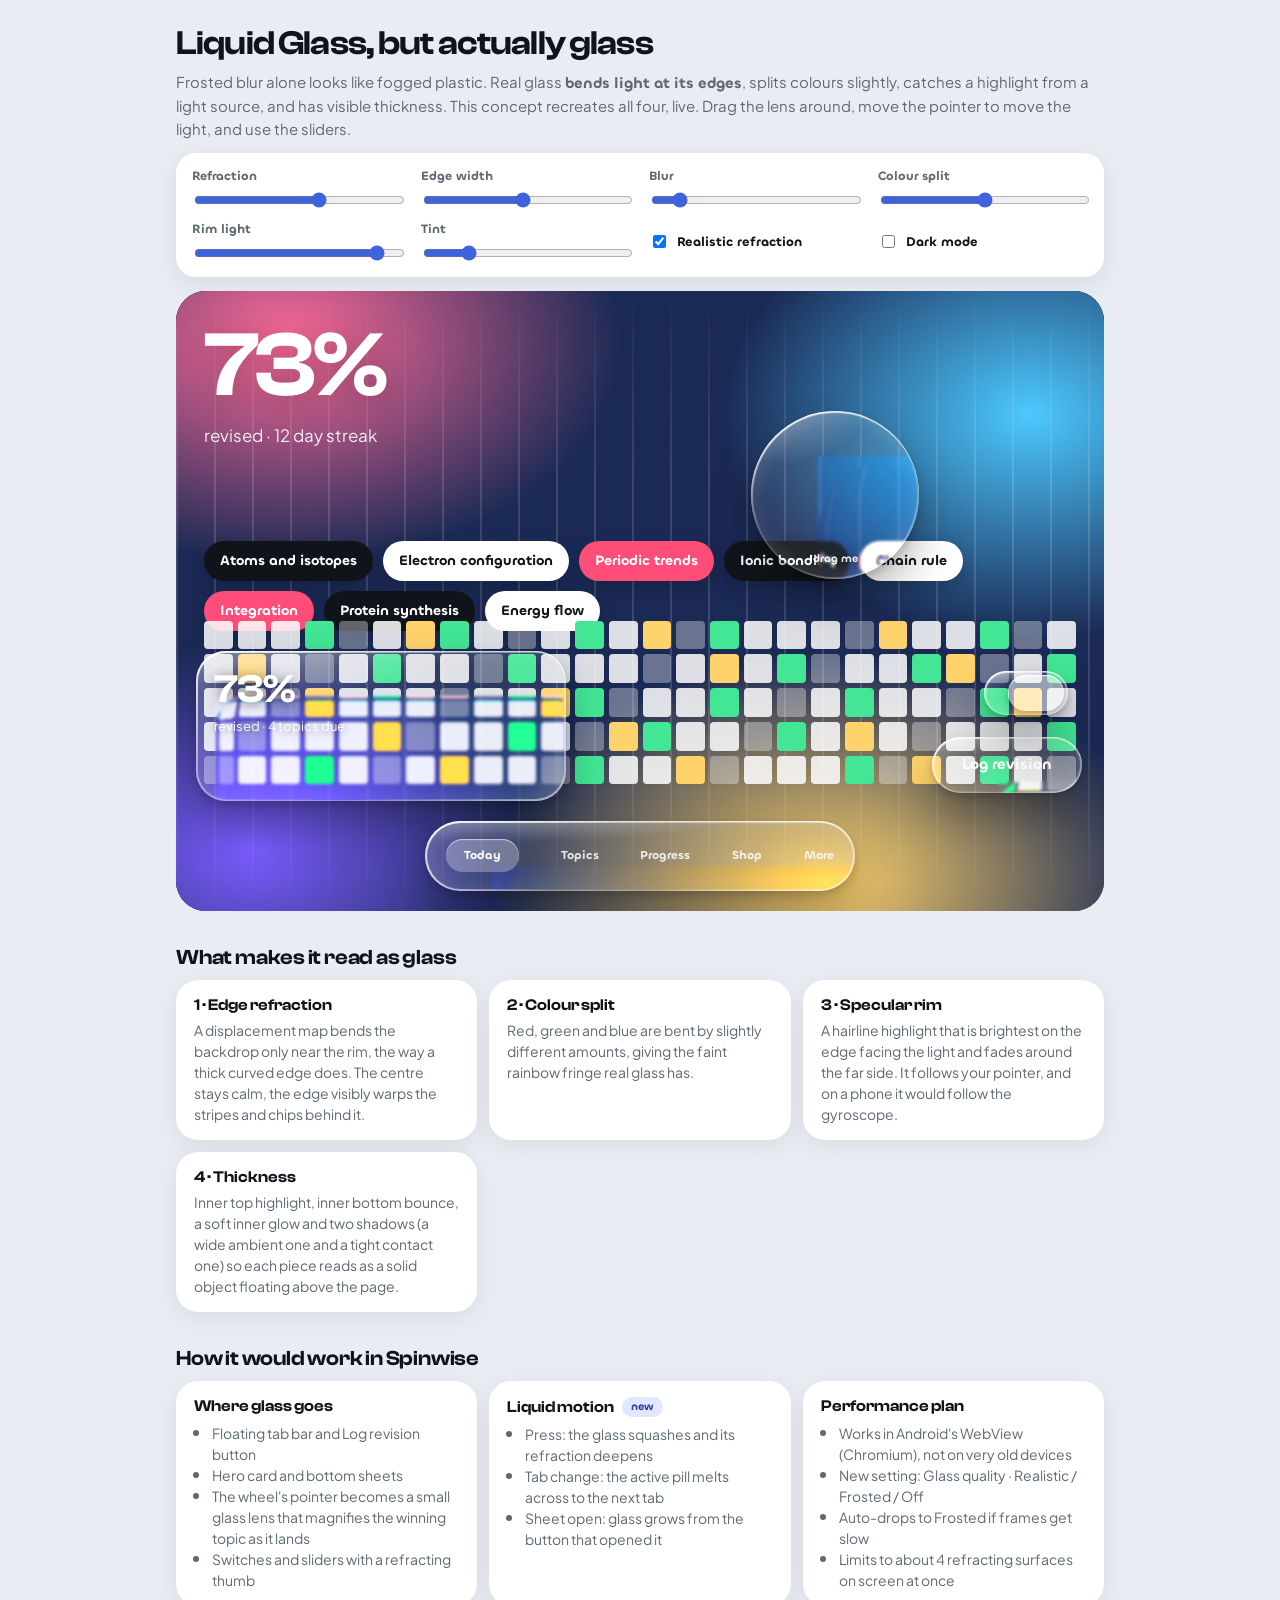
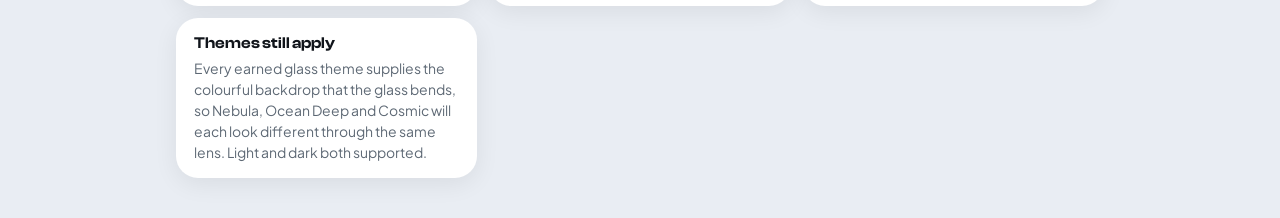
<file: design/liquid-glass-concept.html>
<!doctype html>
<html lang="en">
<head>
<meta charset="utf-8">
<meta name="viewport" content="width=device-width, initial-scale=1">
<title>Spinwise Liquid Glass Concept</title>
<style>
@font-face{font-family:"Jakarta";src:url([data-uri]) format("woff2");font-weight:400}
@font-face{font-family:"Clash";src:url([data-uri]) format("woff2");font-weight:600}
@font-face{font-family:"Chillax";src:url([data-uri]) format("woff2");font-weight:600}
:root{--font:"Jakarta",system-ui,sans-serif;--display:"Clash",system-ui,sans-serif;--ui:"Chillax",system-ui,sans-serif;--bg:#e9edf3;--ink:#10141a;--mute:#5d6874;--card:#fff}
.dark{--bg:#080b10;--ink:#eef2f6;--mute:#8d98a5;--card:#141a21}
*{box-sizing:border-box}
body{margin:0;background:var(--bg);color:var(--ink);font:15px/1.5 var(--font);padding-bottom:40px}
.wrap{max-width:960px;margin:0 auto;padding:0 16px}
h1{font:600 34px/1.05 var(--display);letter-spacing:-.025em;margin:26px 0 8px}
h2{font:600 21px/1.2 var(--display);margin:34px 0 6px;letter-spacing:-.01em}
p{color:var(--mute);margin:4px 0 12px}
b,button,label{font-family:var(--ui);font-weight:600}
.panel{display:grid;grid-template-columns:repeat(auto-fit,minmax(170px,1fr));gap:10px 18px;background:var(--card);border-radius:20px;padding:14px 16px;margin:14px 0;box-shadow:0 6px 24px rgba(0,0,0,.08)}
.panel label{display:grid;gap:4px;font-size:12.5px;color:var(--mute)}
.panel input[type=range]{width:100%;accent-color:#3e63dd}
.panel .tg{display:flex;gap:8px;align-items:center;font-size:13px;color:var(--ink)}
/* ------- the scene the glass sits on ------- */
.scene{position:relative;height:620px;border-radius:30px;overflow:hidden;background:#1b2a55;touch-action:none;user-select:none;-webkit-user-select:none}
.scene .mesh{position:absolute;inset:0;background:
  radial-gradient(60% 60% at 12% 8%,#ff6b9a 0,transparent 60%),radial-gradient(55% 60% at 92% 20%,#4cc9ff 0,transparent 60%),
  radial-gradient(60% 60% at 70% 95%,#ffd36b 0,transparent 60%),radial-gradient(50% 55% at 8% 90%,#7a5cff 0,transparent 60%),#1b2a55}
.dark .scene .mesh{filter:saturate(.9) brightness(.8)}
.scene .stripes{position:absolute;inset:0;background:repeating-linear-gradient(90deg,rgba(255,255,255,.14) 0 2px,transparent 2px 38px);mask:linear-gradient(180deg,transparent,#000 30%,#000 70%,transparent)}
.scene .big{position:absolute;left:28px;top:34px;font:600 92px/0.9 var(--display);letter-spacing:-.04em;color:#fff;text-shadow:0 4px 30px rgba(0,0,0,.25)}
.scene .big small{display:block;font:400 17px var(--font);letter-spacing:0;margin-top:12px;opacity:.9}
.scene .chipsrow{position:absolute;left:28px;right:28px;top:250px;display:flex;flex-wrap:wrap;gap:10px}
.scene .chipsrow span{background:#fff;color:#10141a;border-radius:99px;padding:10px 16px;font:600 14px var(--ui);box-shadow:0 6px 18px rgba(0,0,0,.2)}
.scene .chipsrow span:nth-child(3n){background:#ff4d7a;color:#fff}.scene .chipsrow span:nth-child(3n+1){background:#10141a;color:#fff}
.scene .grid{position:absolute;left:28px;right:28px;top:330px;display:grid;grid-template-columns:repeat(26,1fr);gap:5px}
.scene .grid i{aspect-ratio:1;border-radius:4px;background:rgba(255,255,255,.85)}
.scene .grid i:nth-child(4n){background:#42e695}.scene .grid i:nth-child(7n){background:#ffd36b}.scene .grid i:nth-child(5n){background:rgba(255,255,255,.35)}
/* ------- GLASS ------- */
.glass{position:absolute;--a:135deg;--tint:.08;--rim:.9;border-radius:var(--r,28px);isolation:isolate;
  background:rgba(255,255,255,var(--tint));
  box-shadow:inset 0 1.5px 1px rgba(255,255,255,calc(var(--rim)*.9)),inset 0 -1px 1px rgba(255,255,255,calc(var(--rim)*.3)),inset 0 0 22px rgba(255,255,255,.14),
             0 22px 44px rgba(0,0,0,.28),0 4px 10px rgba(0,0,0,.18)}
.glass::before{content:"";position:absolute;inset:0;border-radius:inherit;padding:1.6px;pointer-events:none;
  background:linear-gradient(var(--a),rgba(255,255,255,var(--rim)) 0%,rgba(255,255,255,.12) 38%,rgba(255,255,255,0) 58%,rgba(255,255,255,calc(var(--rim)*.55)) 100%);
  -webkit-mask:linear-gradient(#000 0 0) content-box,linear-gradient(#000 0 0);-webkit-mask-composite:xor;mask:linear-gradient(#000 0 0) content-box exclude,linear-gradient(#000 0 0);mask-composite:exclude}
.glass::after{content:"";position:absolute;inset:0;border-radius:inherit;pointer-events:none;
  background:radial-gradient(120% 90% at 18% -10%,rgba(255,255,255,.34),transparent 46%),linear-gradient(var(--a),rgba(255,255,255,.12),transparent 30%,transparent 70%,rgba(255,255,255,.06))}
.glass>*{position:relative;z-index:1}
.glass.nofx{backdrop-filter:blur(18px) saturate(1.6) !important}
.lens{width:168px;height:168px;--r:84px;cursor:grab;left:62%;top:120px}
.lens:active{cursor:grabbing}
.lens .tag{position:absolute;inset:auto 0 12px 0;text-align:center;font:600 11px var(--ui);color:#fff;text-shadow:0 1px 4px rgba(0,0,0,.4);opacity:.9}
.hero{left:20px;bottom:110px;width:min(62%,370px);height:150px;--r:30px;padding:18px;color:#fff}
.hero b{font:600 40px/1 var(--display);letter-spacing:-.03em;text-shadow:0 2px 12px rgba(0,0,0,.55)}
.hero span{display:block;font:400 13px var(--font);opacity:.95;margin-top:4px;text-shadow:0 1px 8px rgba(0,0,0,.6)}
.nav{left:50%;transform:translateX(-50%);bottom:20px;width:min(88%,430px);height:70px;--r:35px;display:flex;align-items:center;justify-content:space-around;color:#fff}
.nav i{font:600 12px var(--ui);font-style:normal;display:grid;place-items:center;gap:2px;opacity:.85}
.nav i.on{background:rgba(255,255,255,.28);border-radius:26px;padding:8px 18px;opacity:1;box-shadow:inset 0 1px 1px rgba(255,255,255,.6)}
.btn{right:22px;bottom:118px;width:150px;height:56px;--r:28px;display:grid;place-items:center;color:#fff;font:600 15px var(--ui);cursor:pointer;transition:transform .25s cubic-bezier(.34,1.56,.64,1)}
.btn:active{transform:scale(.94)}
.switch{right:36px;bottom:196px;width:84px;height:44px;--r:22px;cursor:pointer}
.switch .thumb{position:absolute;left:4px;top:4px;width:56px;height:36px;border-radius:18px;background:rgba(255,255,255,.5);transition:transform .35s cubic-bezier(.34,1.4,.64,1);box-shadow:inset 0 1px 1px #fff,0 4px 10px rgba(0,0,0,.25)}
.switch.on .thumb{transform:translateX(20px)}
.legend{display:grid;grid-template-columns:repeat(auto-fit,minmax(260px,1fr));gap:12px;margin-top:10px}
.card{background:var(--card);border-radius:22px;padding:16px 18px;box-shadow:0 6px 24px rgba(0,0,0,.07)}
.card h3{font:600 16px var(--display);margin:0 0 4px}
.card p{margin:0;font-size:14px}
.card ol,.card ul{margin:6px 0 0;padding-left:18px;color:var(--mute);font-size:14px}
.badge{display:inline-block;font:600 11px var(--ui);border-radius:99px;padding:2px 9px;background:#e1e7ff;color:#2a3a9a;margin-left:6px;vertical-align:2px}
</style>
</head>
<body>
<div class="wrap">
  <h1>Liquid Glass, but actually glass</h1>
  <p>Frosted blur alone looks like fogged plastic. Real glass <b>bends light at its edges</b>, splits colours slightly, catches a highlight from a light source, and has visible thickness. This concept recreates all four, live. Drag the lens around, move the pointer to move the light, and use the sliders.</p>

  <div class="panel" id="panel">
    <label>Refraction <input type="range" id="refr" min="0" max="70" value="42"></label>
    <label>Edge width <input type="range" id="bez" min="8" max="46" value="26"></label>
    <label>Blur <input type="range" id="blur" min="0" max="14" value="1.5" step=".5"></label>
    <label>Colour split <input type="range" id="disp" min="0" max="1" value=".5" step=".05"></label>
    <label>Rim light <input type="range" id="rim" min="0" max="1" value=".9" step=".05"></label>
    <label>Tint <input type="range" id="tint" min="0" max=".4" value=".08" step=".01"></label>
    <div class="tg"><label class="tg"><input type="checkbox" id="fx" checked> Realistic refraction</label></div>
    <div class="tg"><label class="tg"><input type="checkbox" id="dk"> Dark mode</label></div>
  </div>

  <div class="scene" id="scene">
    <div class="mesh"></div><div class="stripes"></div>
    <div class="big">73%<small>revised · 12 day streak</small></div>
    <div class="chipsrow"><span>Atoms and isotopes</span><span>Electron configuration</span><span>Periodic trends</span><span>Ionic bonding</span><span>Chain rule</span><span>Integration</span><span>Protein synthesis</span><span>Energy flow</span></div>
    <div class="grid" id="grid"></div>

    <div class="glass lens" id="lens" data-mag="14"><div class="tag">drag me</div></div>
    <div class="glass hero" data-r="30"><b>73%</b><span>revised · 4 topics due</span></div>
    <div class="glass btn" data-r="28">Log revision</div>
    <div class="glass switch on" id="sw" data-r="22"><div class="thumb"></div></div>
    <div class="glass nav" data-r="35"><i class="on">Today</i><i>Topics</i><i>Progress</i><i>Shop</i><i>More</i></div>
  </div>

  <h2>What makes it read as glass</h2>
  <div class="legend">
    <div class="card"><h3>1 · Edge refraction</h3><p>A displacement map bends the backdrop only near the rim, the way a thick curved edge does. The centre stays calm, the edge visibly warps the stripes and chips behind it.</p></div>
    <div class="card"><h3>2 · Colour split</h3><p>Red, green and blue are bent by slightly different amounts, giving the faint rainbow fringe real glass has.</p></div>
    <div class="card"><h3>3 · Specular rim</h3><p>A hairline highlight that is brightest on the edge facing the light and fades around the far side. It follows your pointer, and on a phone it would follow the gyroscope.</p></div>
    <div class="card"><h3>4 · Thickness</h3><p>Inner top highlight, inner bottom bounce, a soft inner glow and two shadows (a wide ambient one and a tight contact one) so each piece reads as a solid object floating above the page.</p></div>
  </div>

  <h2>How it would work in Spinwise</h2>
  <div class="legend">
    <div class="card"><h3>Where glass goes</h3><ul><li>Floating tab bar and Log revision button</li><li>Hero card and bottom sheets</li><li>The wheel's pointer becomes a small glass lens that magnifies the winning topic as it lands</li><li>Switches and sliders with a refracting thumb</li></ul></div>
    <div class="card"><h3>Liquid motion <span class="badge">new</span></h3><ul><li>Press: the glass squashes and its refraction deepens</li><li>Tab change: the active pill melts across to the next tab</li><li>Sheet open: glass grows from the button that opened it</li></ul></div>
    <div class="card"><h3>Performance plan</h3><ul><li>Works in Android's WebView (Chromium), not on very old devices</li><li>New setting: Glass quality · Realistic / Frosted / Off</li><li>Auto-drops to Frosted if frames get slow</li><li>Limits to about 4 refracting surfaces on screen at once</li></ul></div>
    <div class="card"><h3>Themes still apply</h3><p>Every earned glass theme supplies the colourful backdrop that the glass bends, so Nebula, Ocean Deep and Cosmic will each look different through the same lens. Light and dark both supported.</p></div>
  </div>
</div>

<script>
const $ = (s,r=document)=>r.querySelector(s), $$ = (s,r=document)=>[...r.querySelectorAll(s)];
const NS = "http://www.w3.org/2000/svg";
const defs = document.createElementNS(NS,"svg"); defs.setAttribute("width","0"); defs.setAttribute("height","0"); defs.style.cssText="position:absolute"; document.body.appendChild(defs);
const P = { refr:42, bez:26, blur:1.5, disp:.5, rim:.9, tint:.08, fx:true };
$("#grid").innerHTML = "<i></i>".repeat(26*5);

/* ---- displacement map for a rounded rectangle: only the bevel band moves the backdrop ---- */
function makeMap(w,h,r,bezel,mag){
  const c = document.createElement("canvas"); c.width = w; c.height = h; const x = c.getContext("2d"), img = x.createImageData(w,h), d = img.data;
  r = Math.min(r, w/2, h/2);
  for (let j=0;j<h;j++) for (let i=0;i<w;i++){
    const px = i+.5, py = j+.5, cx = w/2, cy = h/2, qx = Math.abs(px-cx)-(w/2-r), qy = Math.abs(py-cy)-(h/2-r);
    const dist = Math.hypot(Math.max(qx,0),Math.max(qy,0)) + Math.min(Math.max(qx,qy),0) - r, depth = -dist;
    let dx = 0, dy = 0;
    if (depth >= 0 && depth < bezel) {
      const t = depth/bezel, m = Math.pow(1-t,2.4);                       // strongest at the very edge
      let nx, ny;
      if (qx>0 || qy>0) { nx = Math.sign(px-cx)*Math.max(qx,0); ny = Math.sign(py-cy)*Math.max(qy,0); const L = Math.hypot(nx,ny)||1; nx/=L; ny/=L; }
      else if (qx>qy) { nx = Math.sign(px-cx); ny = 0; } else { nx = 0; ny = Math.sign(py-cy); }
      dx = nx*m; dy = ny*m;
    }
    if (mag) { dx -= (px-cx)/(w/2)*mag/100; dy -= (py-cy)/(h/2)*mag/100; }   // gentle magnification for lenses
    const k = (j*w+i)*4; d[k] = 128+127*Math.max(-1,Math.min(1,dx)); d[k+1] = 128+127*Math.max(-1,Math.min(1,dy)); d[k+2] = 128; d[k+3] = 255;
  }
  x.putImageData(img,0,0); return c.toDataURL();
}
let uid = 0;
function build(el){
  const w = Math.round(el.offsetWidth), h = Math.round(el.offsetHeight); if (!w || !h) return;
  const r = parseFloat(el.dataset.r || getComputedStyle(el).getPropertyValue("--r")) || 28, id = el._fid || (el._fid = "lg"+(++uid)), S = P.refr, ds = P.disp;
  const old = document.getElementById(id); if (old) old.remove();
  const map = makeMap(w,h,r,P.bez,+el.dataset.mag||0), f = document.createElementNS(NS,"filter");
  f.setAttribute("id",id); f.setAttribute("x","0"); f.setAttribute("y","0"); f.setAttribute("width",w); f.setAttribute("height",h); f.setAttribute("filterUnits","userSpaceOnUse"); f.setAttribute("color-interpolation-filters","sRGB");
  const ch = (m,sc,res) => `<feDisplacementMap in="SourceGraphic" in2="map" scale="${sc}" xChannelSelector="R" yChannelSelector="G"/><feColorMatrix type="matrix" values="${m}" result="${res}"/>`;
  f.innerHTML = `<feImage href="${map}" x="0" y="0" width="${w}" height="${h}" result="map" preserveAspectRatio="none"/>`
    + ch("1 0 0 0 0 0 0 0 0 0 0 0 0 0 0 0 0 0 1 0", S, "cr")
    + ch("0 0 0 0 0 0 1 0 0 0 0 0 0 0 0 0 0 0 1 0", S*(1-ds*.14), "cg")
    + ch("0 0 0 0 0 0 0 0 0 0 0 0 1 0 0 0 0 0 1 0", S*(1-ds*.28), "cb")
    + `<feBlend in="cr" in2="cg" mode="screen" result="rg"/><feBlend in="rg" in2="cb" mode="screen"/>`;
  defs.appendChild(f); el._id = id; apply(el);
}
function apply(el){
  el.style.setProperty("--rim",P.rim); el.style.setProperty("--tint",P.tint);
  el.classList.toggle("nofx",!P.fx);
  el.style.backdropFilter = el.style.webkitBackdropFilter = P.fx ? `url(#${el._id}) blur(${P.blur}px) saturate(1.45) brightness(1.06)` : "";
}
const glasses = $$(".glass");
const ro = new ResizeObserver(es => es.forEach(e => build(e.target))); glasses.forEach(g => ro.observe(g));
const rebuild = () => glasses.forEach(build);

/* ---- controls ---- */
[["refr","refr"],["bez","bez"],["blur","blur"],["disp","disp"],["rim","rim"],["tint","tint"]].forEach(([id,k]) => $("#"+id).addEventListener("input", e => { P[k] = +e.target.value; (k==="refr"||k==="bez"||k==="disp") ? rebuild() : glasses.forEach(apply); }));
$("#fx").addEventListener("change", e => { P.fx = e.target.checked; glasses.forEach(apply); });
$("#dk").addEventListener("change", e => document.body.classList.toggle("dark", e.target.checked));
$("#sw").addEventListener("click", () => $("#sw").classList.toggle("on"));

/* ---- light follows the pointer; lens is draggable ---- */
const scene = $("#scene");
scene.addEventListener("pointermove", e => { glasses.forEach(g => { const r = g.getBoundingClientRect(), a = Math.atan2(e.clientY-(r.top+r.height/2), e.clientX-(r.left+r.width/2))*180/Math.PI+90; g.style.setProperty("--a", (a+360)%360+"deg"); }); });
const lens = $("#lens"); let drag = null;
lens.addEventListener("pointerdown", e => { const r = lens.getBoundingClientRect(); drag = { dx:e.clientX-r.left, dy:e.clientY-r.top }; lens.setPointerCapture(e.pointerId); });
lens.addEventListener("pointermove", e => { if (!drag) return; const s = scene.getBoundingClientRect();
  lens.style.left = Math.max(0,Math.min(s.width-lens.offsetWidth, e.clientX-s.left-drag.dx))+"px"; lens.style.top = Math.max(0,Math.min(s.height-lens.offsetHeight, e.clientY-s.top-drag.dy))+"px"; });
lens.addEventListener("pointerup", () => drag = null);
</script>
</body>
</html>
</file>
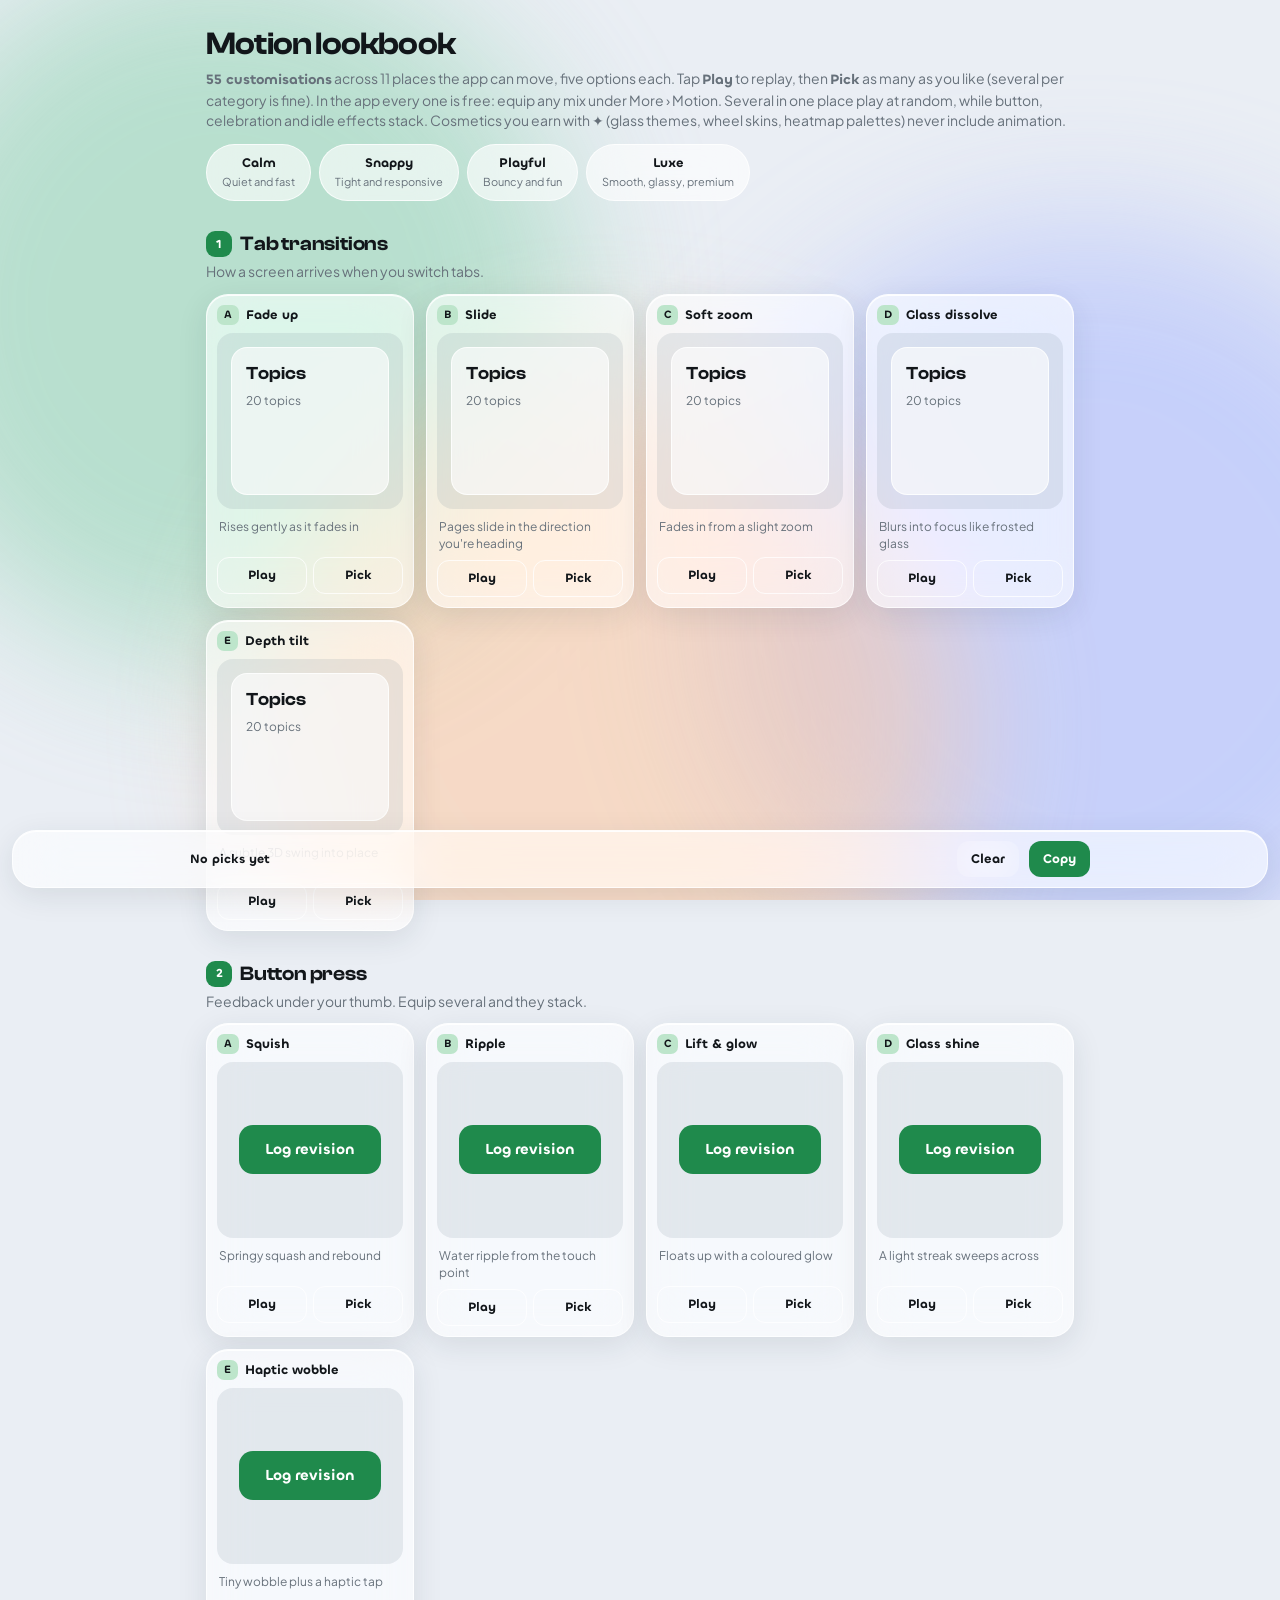
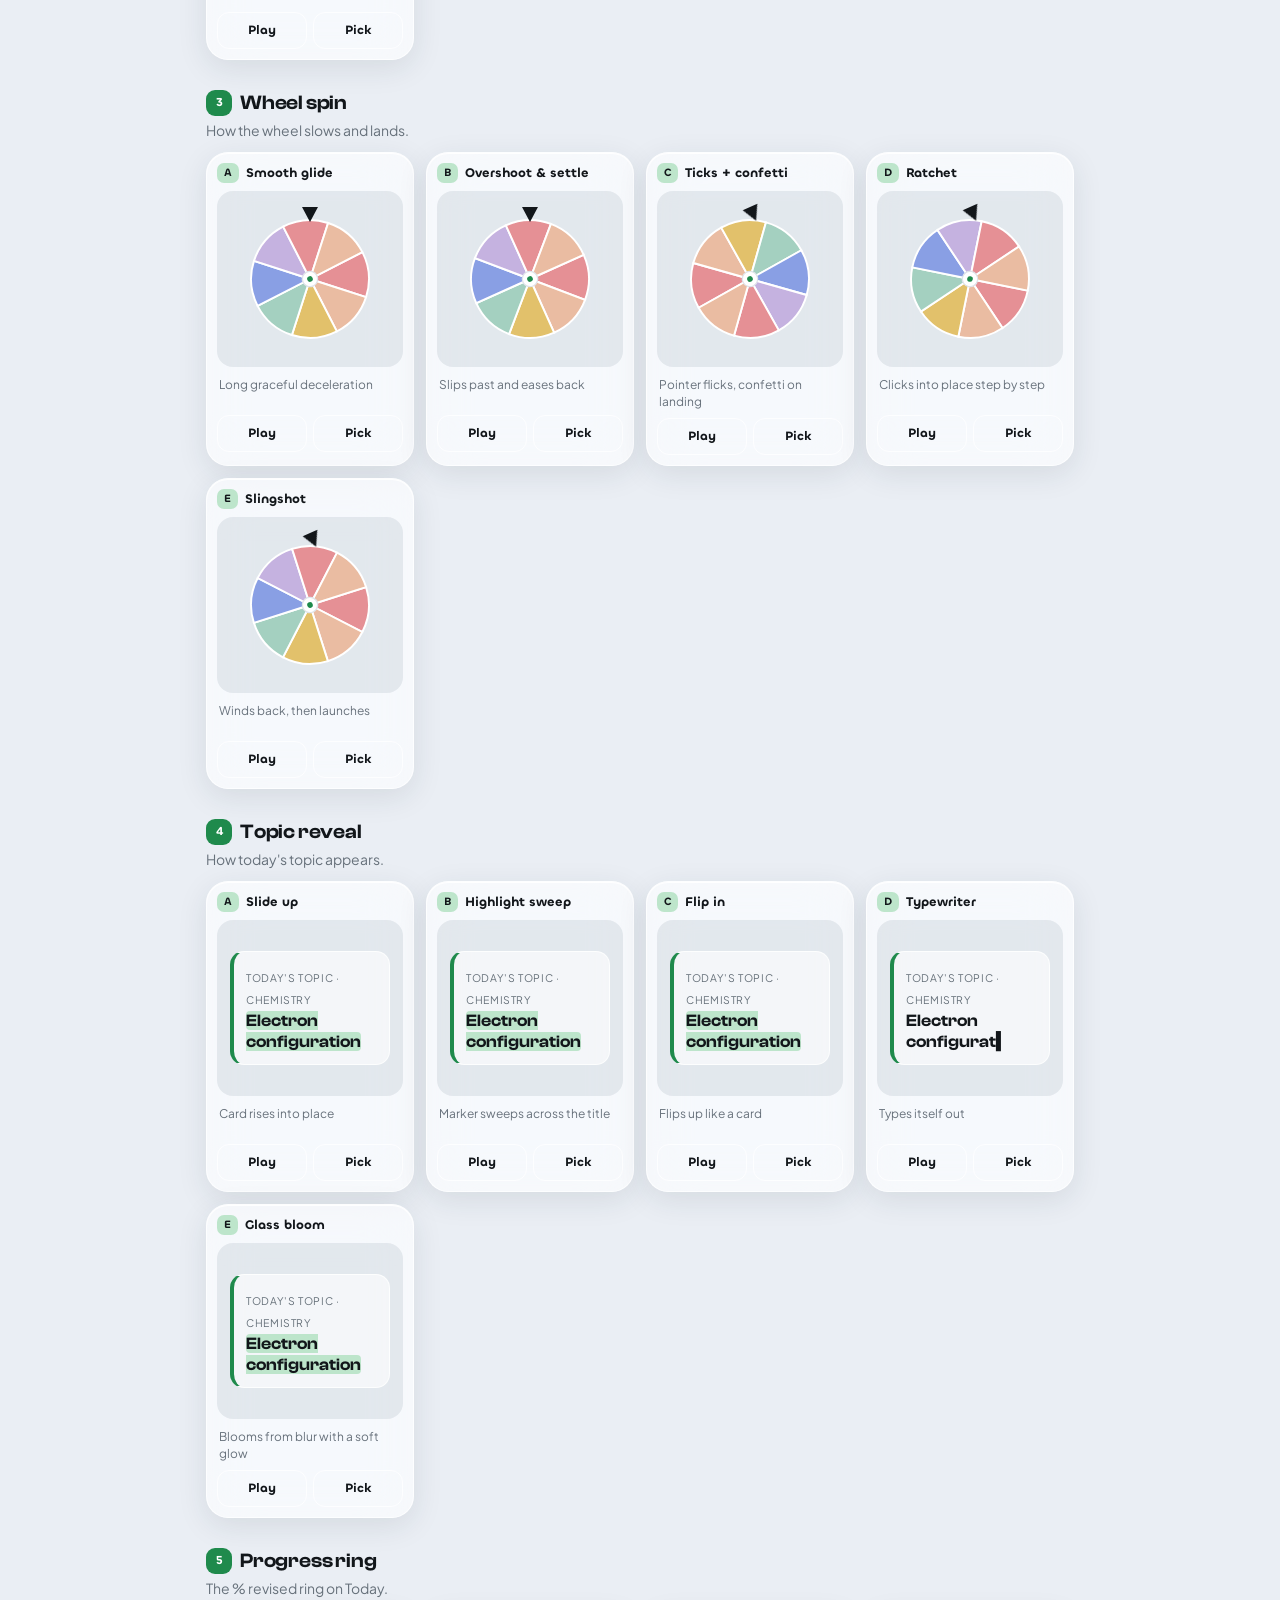
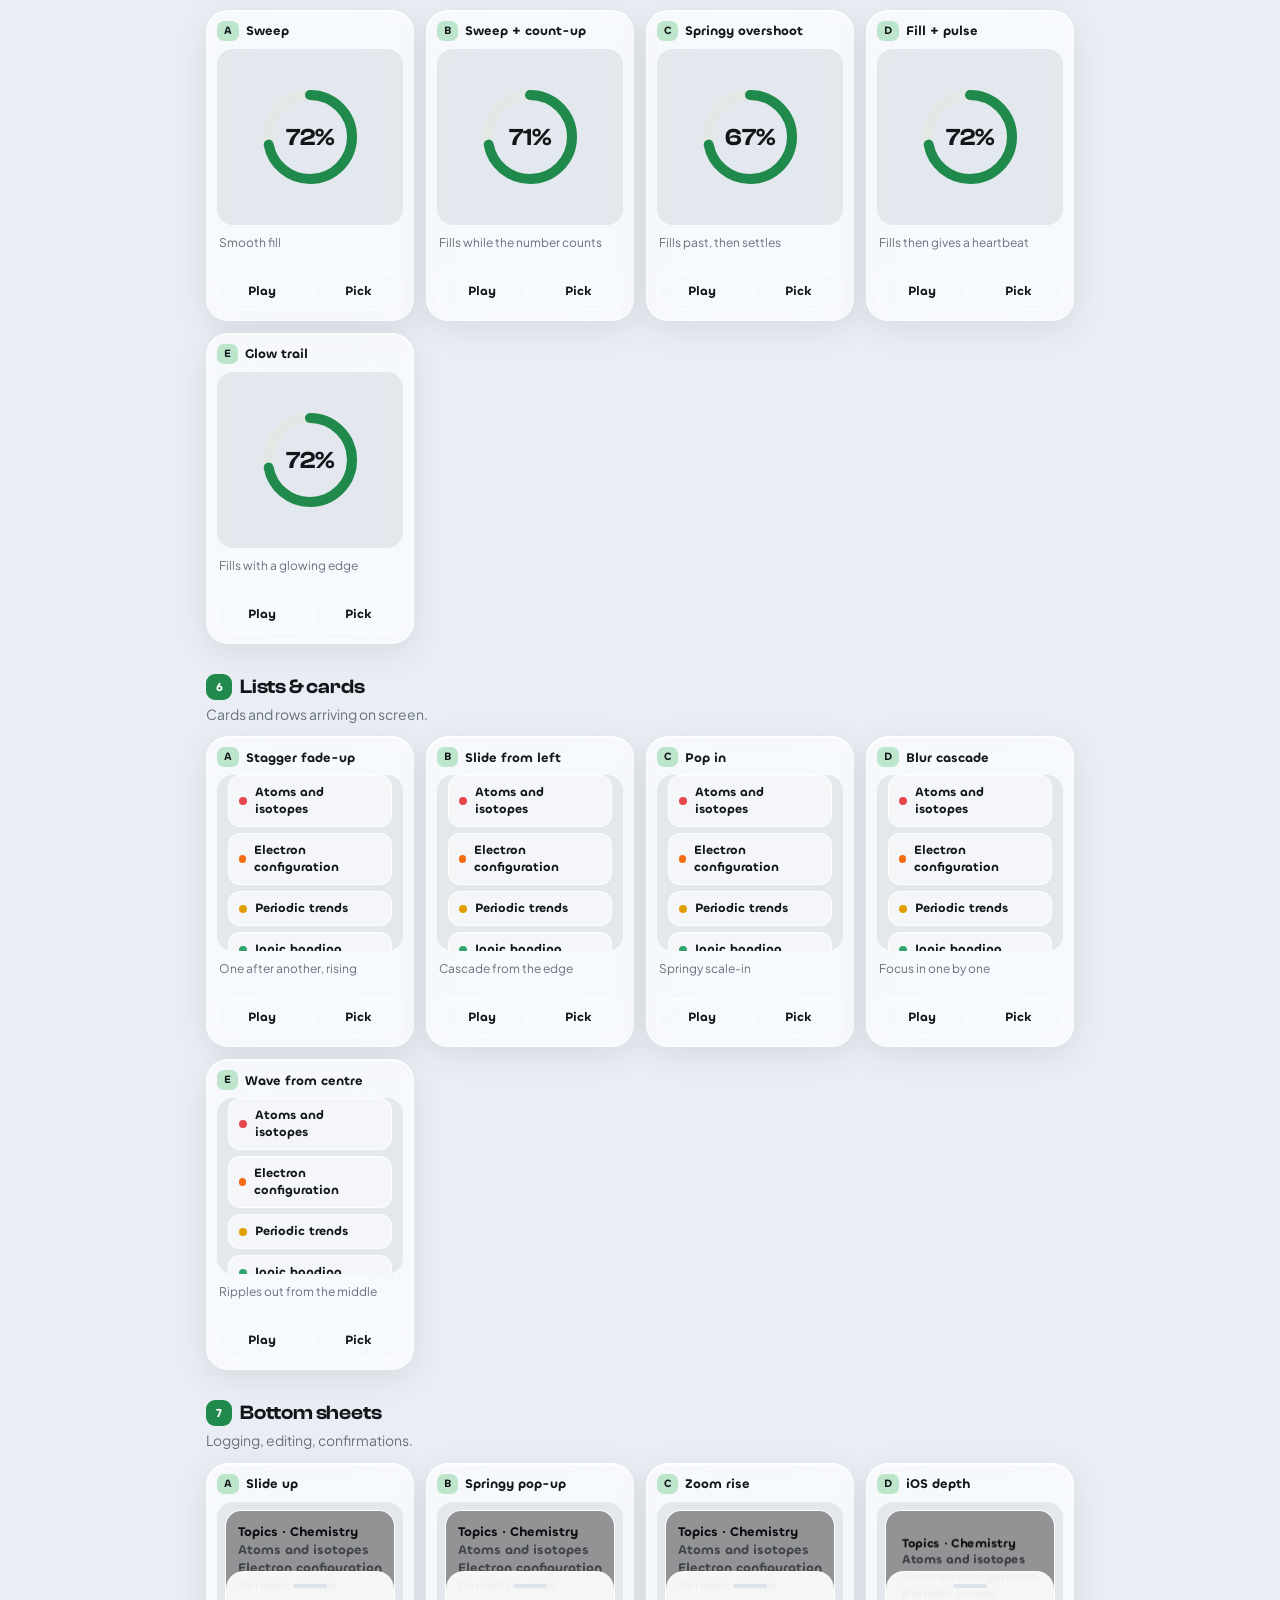
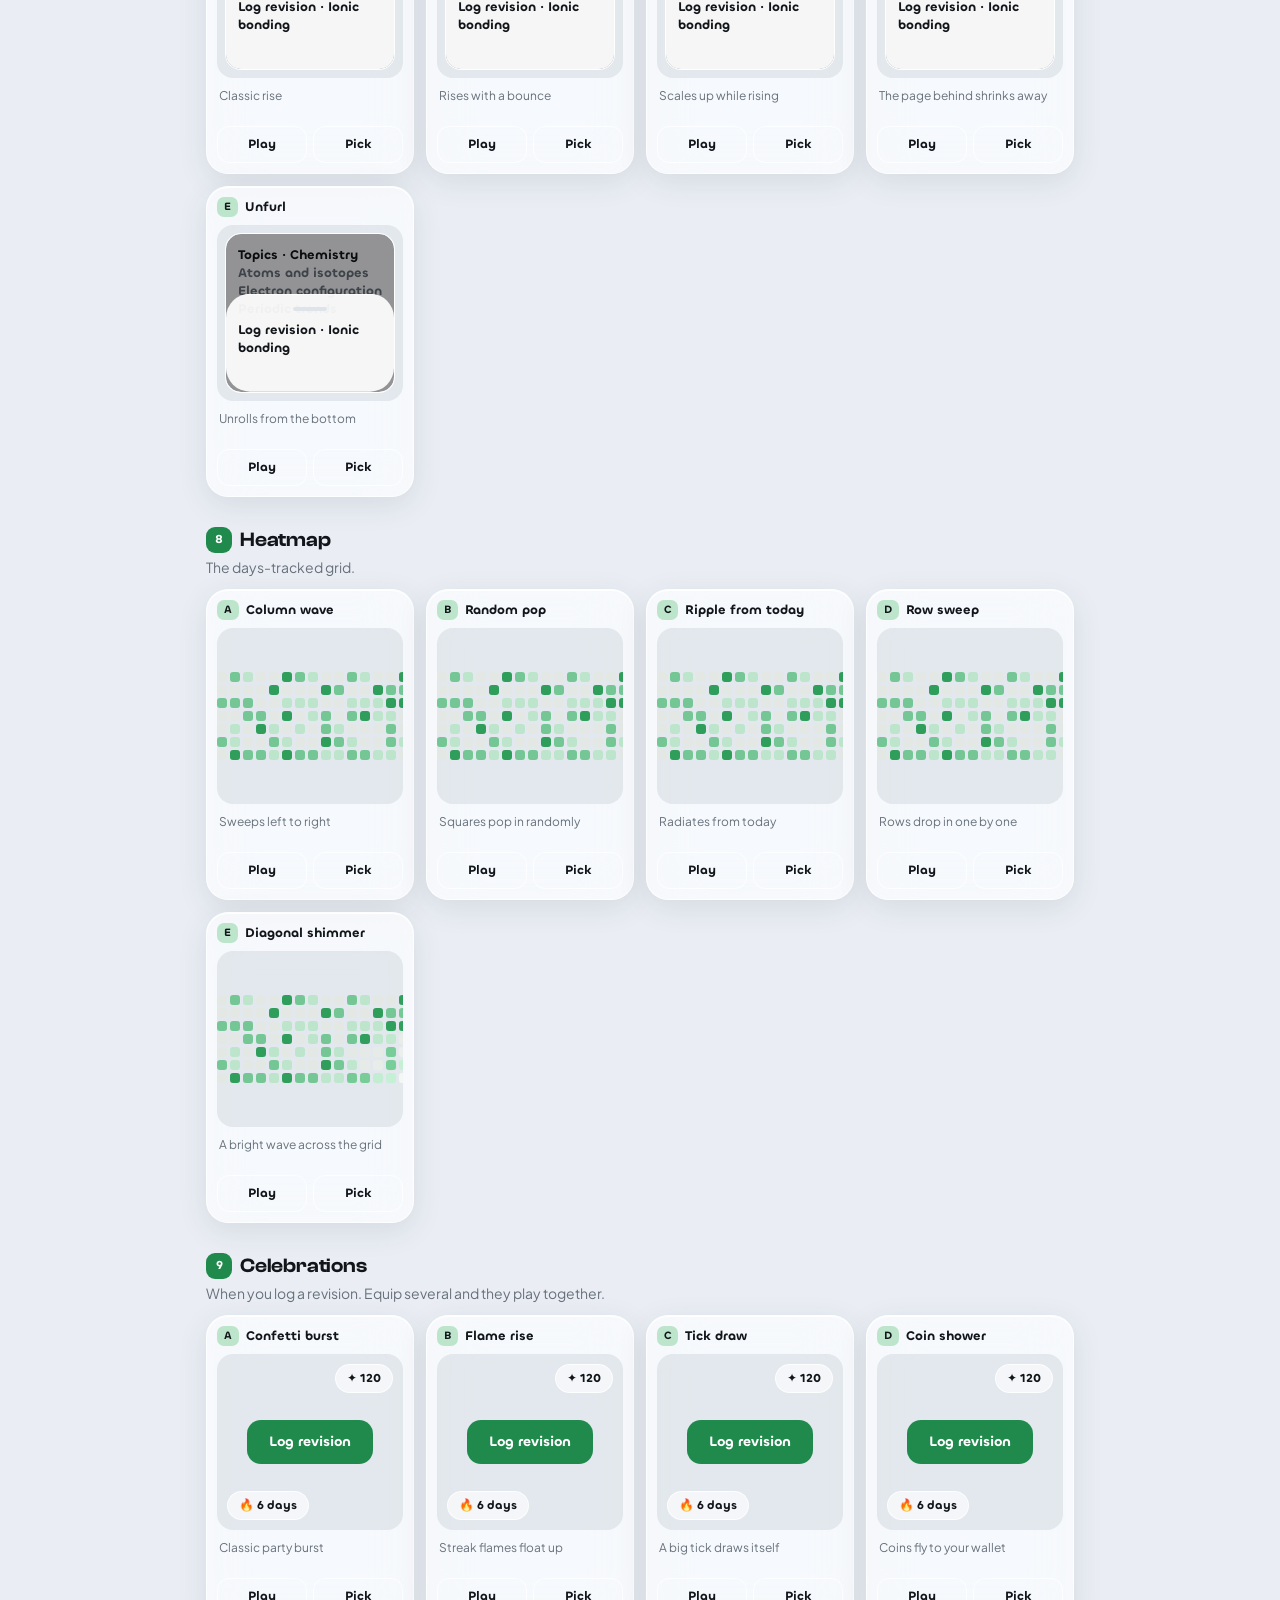
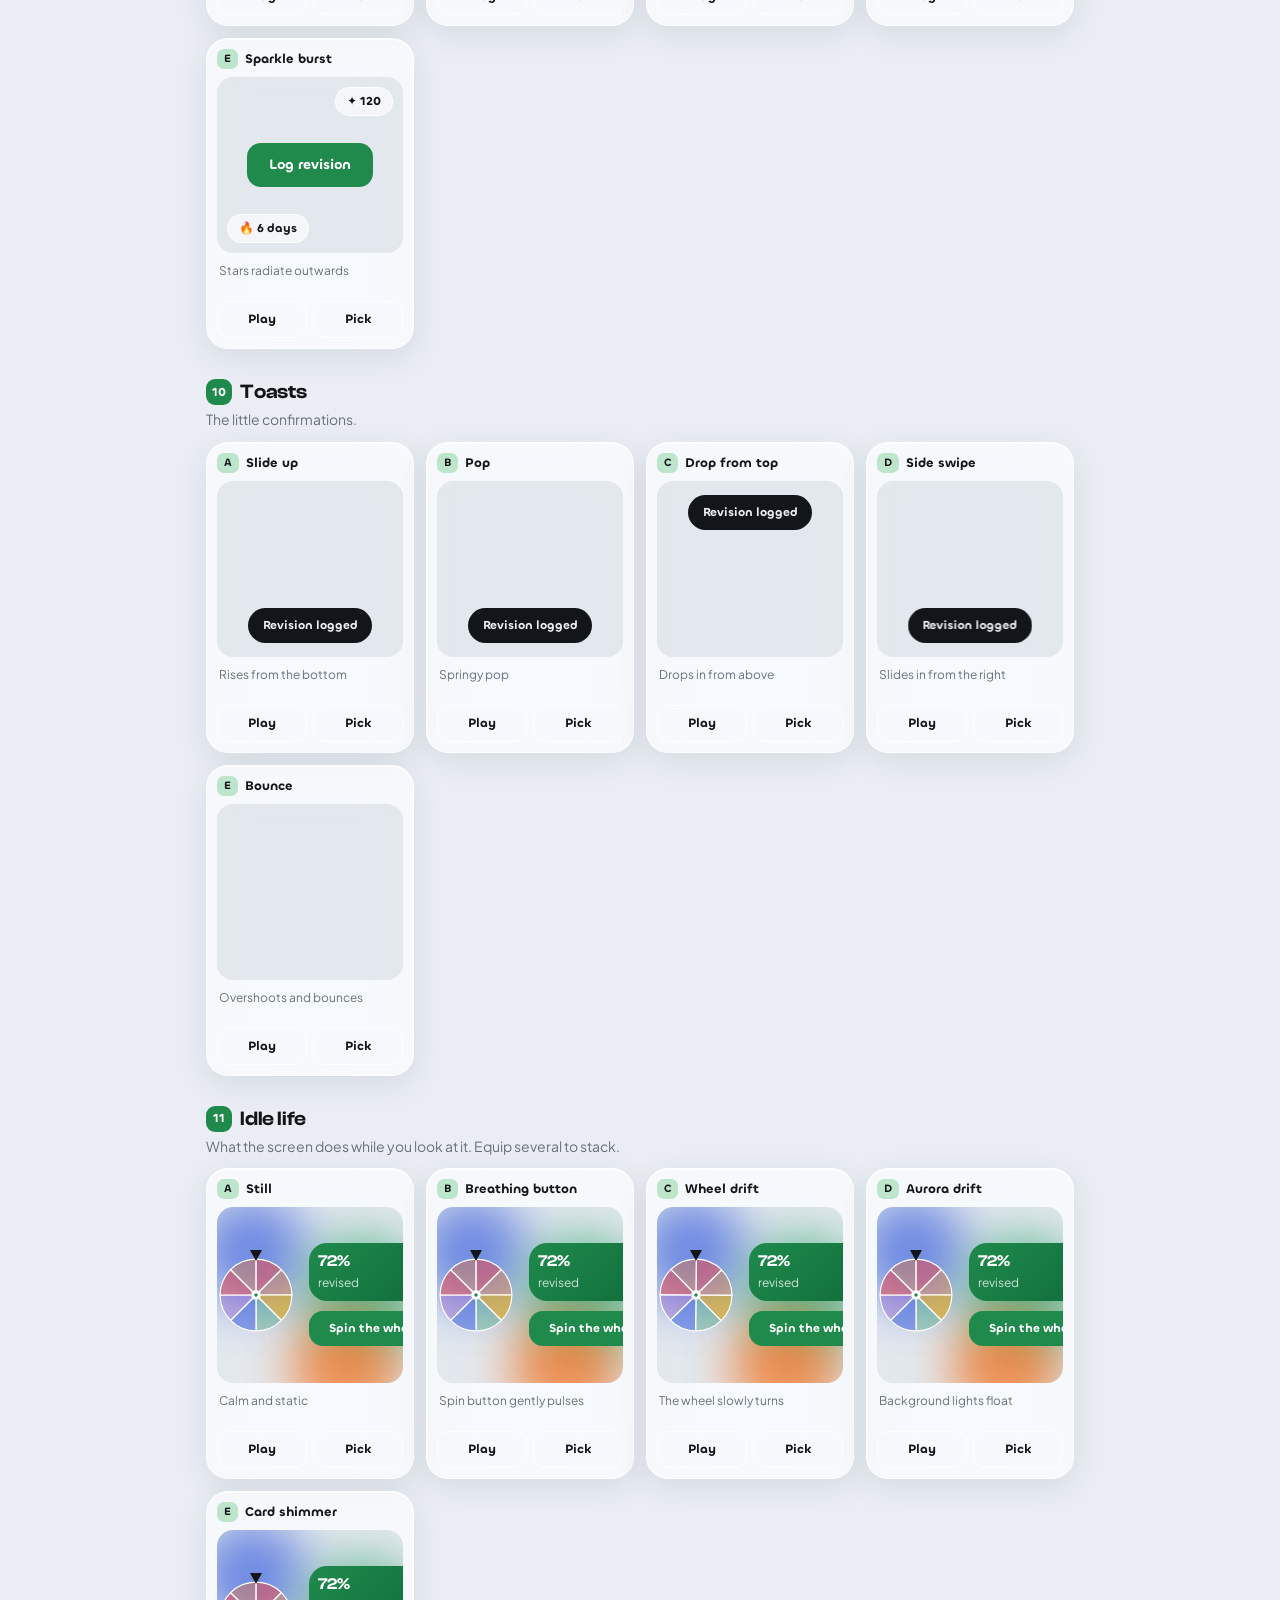
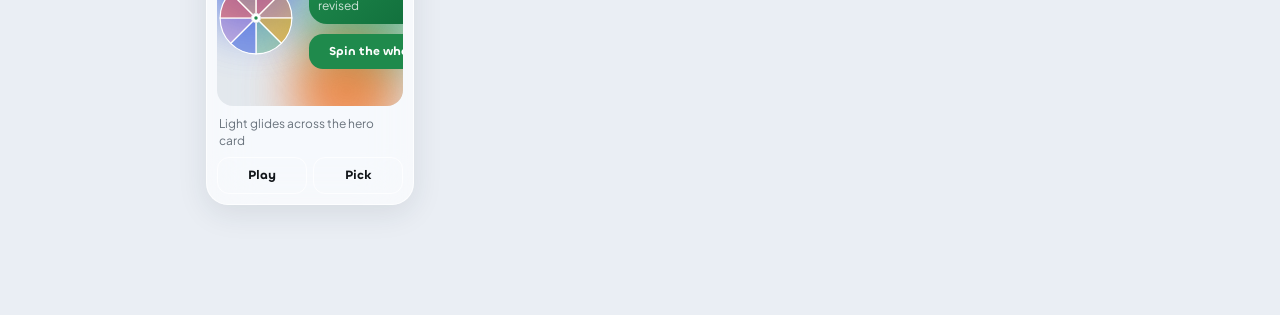
<file: design/motion-lookbook.html>
<!doctype html>
<html lang="en">
<head>
<meta charset="utf-8">
<meta name="viewport" content="width=device-width, initial-scale=1">
<title>Spinwise Motion Lookbook</title>
<style>
@font-face{font-family:"Jakarta";src:url([data-uri]) format("woff2");font-weight:400}
@font-face{font-family:"Clash";src:url([data-uri]) format("woff2");font-weight:600}
@font-face{font-family:"Chillax";src:url([data-uri]) format("woff2");font-weight:600}
:root{--bg:#eaeef4;--card:#fff;--ink:#12161a;--mute:#66707a;--line:#dfe4ea;--acc:#1f8a4c;--acc2:#0f6b3a;--acc-ink:#fff;--glow:rgba(31,138,76,.5);--hero1:#1f8a4c;--hero2:#0f6b3a;
 --l0:#e3e8e4;--l1:#bde5cb;--l2:#74c794;--l3:#2f9e5b;--l4:#16673a;--glass:rgba(255,255,255,.62);--gborder:rgba(255,255,255,.75);--sheetbg:rgba(255,255,255,.92);--stage:rgba(110,125,140,.14);
 --gshadow:0 8px 30px rgba(31,45,61,.10),inset 0 1px 0 rgba(255,255,255,.9);--b1:#8fd3b0;--b2:#a9b8ff;--b3:#ffc9a0;
 --font:"Jakarta",system-ui,sans-serif;--display:"Clash",system-ui,sans-serif;--ui:"Chillax",system-ui,sans-serif}
@media (prefers-color-scheme:dark){:root{--bg:#0b0e12;--card:#171c21;--ink:#edf1f2;--mute:#8a949b;--line:#2a3036;--acc:#3fb96f;--acc-ink:#071009;--glow:rgba(63,185,111,.5);--l0:#222a2e;--l1:#173a26;--l2:#1f6a3f;--l3:#2e9a5b;--l4:#55d68a;
 --glass:rgba(34,41,50,.55);--gborder:rgba(255,255,255,.12);--sheetbg:rgba(28,34,41,.94);--stage:rgba(255,255,255,.05);--gshadow:0 10px 34px rgba(0,0,0,.35),inset 0 1px 0 rgba(255,255,255,.14);--b1:#1f6a4f;--b2:#2a3a8f;--b3:#7a3f2a}}
*{box-sizing:border-box;-webkit-tap-highlight-color:transparent}
body{margin:0;background:var(--bg);color:var(--ink);font:15px/1.45 var(--font);padding:0 0 110px;min-height:100vh}
.amb{position:fixed;inset:0;z-index:-1;overflow:hidden}
.amb i{position:absolute;border-radius:50%;filter:blur(70px);opacity:.55}
.wrap{max-width:900px;margin:0 auto;padding:0 16px}
.glass{background:var(--glass);backdrop-filter:blur(26px) saturate(180%);-webkit-backdrop-filter:blur(26px) saturate(180%);border:1px solid var(--gborder);box-shadow:var(--gshadow)}
h1{font:600 32px/1.05 var(--display);letter-spacing:-.025em;margin:28px 0 6px}
h2{font:600 20px/1.2 var(--display);margin:0 0 2px;letter-spacing:-.01em}
p{color:var(--mute);margin:4px 0 12px;font-size:14px}
b,button{font-family:var(--ui);font-weight:600}
.presets{display:flex;gap:8px;flex-wrap:wrap;margin:14px 0 6px}
.presets button,.clear{border:1px solid var(--gborder);background:var(--glass);backdrop-filter:blur(20px);color:var(--ink);border-radius:99px;padding:9px 15px;font-size:13px;cursor:pointer}
.presets button small{display:block;font:400 11px var(--font);color:var(--mute)}
.demo{margin-top:30px}
.num{display:inline-grid;place-items:center;width:26px;height:26px;border-radius:9px;background:var(--acc);color:var(--acc-ink);font:600 12px var(--ui);margin-right:8px;vertical-align:2px}
.vars{display:grid;grid-template-columns:repeat(auto-fill,minmax(200px,1fr));gap:12px}
.var{border-radius:22px;padding:10px;transition:box-shadow .2s,transform .2s}
.var.pick{box-shadow:0 0 0 2.5px var(--acc),var(--gshadow)}
.var header{display:flex;align-items:center;gap:7px;margin-bottom:8px}
.var header b{font-size:13px;flex:1;line-height:1.2}
.var header i{font:600 11px var(--ui);font-style:normal;background:var(--l1);border-radius:7px;padding:2px 7px;color:var(--ink)}
.desc{font-size:12px;color:var(--mute);margin:8px 2px 0;min-height:32px}
.price{font:600 11px var(--ui);color:var(--mute);margin:2px 2px 0}
.row{display:flex;gap:6px;margin-top:8px}
.row button{flex:1;border-radius:12px;padding:9px;font-size:12.5px;border:1px solid var(--gborder);background:transparent;color:var(--ink);cursor:pointer}
.row button.sel{background:var(--acc);border-color:var(--acc);color:var(--acc-ink)}
.sum{position:fixed;left:12px;right:12px;bottom:calc(12px + env(safe-area-inset-bottom));z-index:9;border-radius:24px;padding:10px 14px}
.sum .in{display:flex;gap:10px;align-items:center;max-width:900px;margin:0 auto}
.sum code{flex:1;font:600 12.5px var(--ui);color:var(--ink);word-break:break-word}
.sum button{border:0;background:var(--acc);color:var(--acc-ink);border-radius:12px;padding:9px 14px;font-size:13px;cursor:pointer}
/* Shared demo-stage styles for the motion lookbook and the in-app shop preview */
.m-stage{position:relative;height:176px;border-radius:16px;background:var(--stage,rgba(120,130,140,.12));overflow:hidden;display:grid;place-items:center}
.m-pane{position:absolute;inset:14px;border-radius:16px;background:var(--glass,#fff);border:1px solid var(--gborder,rgba(0,0,0,.08));padding:14px;font:600 18px var(--display);color:var(--ink)}
.m-pane small{display:block;font:400 12px var(--font);color:var(--mute);margin-top:4px}
.m-btn{position:relative;overflow:hidden;border:0;background:var(--acc);color:var(--acc-ink,#fff);border-radius:14px;padding:14px 26px;font-size:15px;cursor:pointer}
.m-rip{position:absolute;border-radius:50%;background:rgba(255,255,255,.55);width:40px;height:40px;pointer-events:none}
.m-shine{position:absolute;top:0;bottom:0;width:40%;left:0;background:linear-gradient(100deg,transparent,rgba(255,255,255,.55),transparent);pointer-events:none}
.m-wheel{position:relative;width:128px;height:128px}
.m-wheel .m-ptr{position:absolute;left:50%;top:-8px;margin-left:-8px;width:0;height:0;border:8px solid transparent;border-top:15px solid var(--ink);transform-origin:50% 0;z-index:2}
.m-wheel svg{width:100%;height:100%}
.m-topic{width:86%;background:var(--glass,#fff);border:1px solid var(--gborder,rgba(0,0,0,.08));border-left:4px solid var(--acc);border-radius:14px;padding:12px;color:var(--ink)}
.m-topic small{color:var(--mute);font-size:10.5px;text-transform:uppercase;letter-spacing:.06em}
.m-topic div{font:600 17px var(--display);margin-top:2px}
.m-hl{border-radius:4px;background:linear-gradient(var(--l1),var(--l1)) no-repeat;background-size:100% 100%}
.m-rows{width:88%;display:grid;gap:6px}
.m-rows div{background:var(--glass,#fff);border:1px solid var(--gborder,rgba(0,0,0,.08));border-radius:12px;padding:8px 10px;font:600 12.5px var(--ui);display:flex;gap:8px;align-items:center;color:var(--ink)}
.m-rows i{width:8px;height:8px;border-radius:99px;display:inline-block}
.m-phone{position:absolute;inset:8px;border-radius:16px;background:var(--glass,#fff);border:1px solid var(--gborder,rgba(0,0,0,.08));overflow:hidden}
.m-phone .m-back{position:absolute;inset:0;padding:12px;font:600 13px var(--ui);color:var(--ink)}
.m-phone .m-scrim{position:absolute;inset:0;background:rgba(0,0,0,.4);opacity:0}
.m-phone .m-sheet{position:absolute;left:0;right:0;bottom:0;height:62%;background:var(--sheetbg,#fff);border-top:1px solid var(--gborder,rgba(0,0,0,.08));border-radius:18px 18px 0 0;padding:12px;font:600 13px var(--ui);color:var(--ink);transform:translateY(110%)}
.m-sheet i{display:block;width:34px;height:4px;border-radius:9px;background:var(--line);margin:0 auto 10px}
.m-grid{display:grid;grid-template-columns:repeat(15,10px);gap:3px}
.m-grid i{width:10px;height:10px;border-radius:3px;background:var(--l0)}
.m-ring{position:relative;width:104px;height:104px}
.m-ring b{position:absolute;inset:0;display:grid;place-items:center;font:600 24px var(--display);color:var(--ink)}
.m-flame{font:600 30px var(--display);display:flex;align-items:center;gap:6px;color:var(--ink)}
.m-roll{display:inline-block;height:36px;overflow:hidden;line-height:36px}
.m-toast{position:absolute;left:50%;bottom:14px;margin-left:-62px;width:124px;background:var(--ink);color:var(--bg);border-radius:99px;padding:9px 0;font:600 12px var(--ui);text-align:center;opacity:0;z-index:5}
.m-sbtn{border:0;background:var(--acc);color:var(--acc-ink,#fff);border-radius:14px;padding:12px 22px;font-size:14px}
.m-wallet{position:absolute;right:10px;top:10px;background:var(--glass,#fff);border:1px solid var(--gborder,rgba(0,0,0,.08));border-radius:99px;padding:5px 11px;font:600 12px var(--ui);color:var(--ink)}
.m-hero{width:86%;height:84px;border-radius:18px;background:linear-gradient(135deg,var(--hero1,#1f8a4c),var(--hero2,#0f6b3a));position:relative;overflow:hidden;color:#fff;padding:14px;font:600 20px var(--display)}
.m-hero small{display:block;font:400 12px var(--font);opacity:.8}
.m-aurora{position:absolute;inset:0}
.m-aurora i{position:absolute;border-radius:50%;filter:blur(24px);opacity:.7}
.m-fx{position:absolute;inset:0;pointer-events:none;overflow:hidden;z-index:50}
.m-fx>*{position:absolute;pointer-events:none}
.m-conf{width:8px;height:12px;border-radius:2px}
.m-coin{width:16px;height:16px;border-radius:50%;background:radial-gradient(circle at 35% 30%,#fff3b0,#f5b800 60%,#c98500);box-shadow:0 1px 3px rgba(0,0,0,.3)}
.m-spark{font-size:18px;line-height:1;color:var(--acc)}

</style>
</head>
<body>
<div class="amb"><i style="left:-10%;top:-5%;width:55vw;height:55vw;background:var(--b1)"></i><i style="right:-15%;top:25%;width:60vw;height:60vw;background:var(--b2)"></i><i style="left:20%;bottom:-20%;width:55vw;height:55vw;background:var(--b3)"></i></div>
<div class="wrap">
  <h1>Motion lookbook</h1>
  <p><b>55 customisations</b> across 11 places the app can move, five options each. Tap <b>Play</b> to replay, then <b>Pick</b> as many as you like (several per category is fine). In the app every one is free: equip any mix under More › Motion. Several in one place play at random, while button, celebration and idle effects stack. Cosmetics you earn with ✦ (glass themes, wheel skins, heatmap palettes) never include animation.</p>
  <div class="presets" id="presets"></div>
  <div id="demos"></div>
</div>
<div class="sum glass"><div class="in"><code id="sum">No picks yet</code><button id="clr" class="clear" style="background:transparent;color:var(--ink)">Clear</button><button id="copy">Copy</button></div></div>

<script>
/* Spinwise motion library: 11 categories x 5 options. Used by the app, the shop preview and the lookbook. */
(function (g) {
"use strict";
const EO = "cubic-bezier(.2,.8,.2,1)", SP = "cubic-bezier(.34,1.56,.64,1)";
const A = (el, kf, o) => el.animate(kf, Object.assign({ fill: "both", duration: 400, easing: EO }, o || {}));
const sleep = ms => new Promise(r => setTimeout(r, ms));
const $ = (s, r) => (r || document).querySelector(s), $$ = (s, r) => [...(r || document).querySelectorAll(s)];
const COL = ["#e5484d", "#f76b15", "#e0a100", "#30a46c", "#3e63dd", "#8e4ec6"];
const haptic = () => { try { if (g.Android && g.Android.haptic) g.Android.haptic(); else if (navigator.vibrate) navigator.vibrate(8); } catch (e) {} };
const eo4 = p => 1 - Math.pow(1 - p, 4), eo5 = p => 1 - Math.pow(1 - p, 5);
const PRICES = [0, 0, 0, 0, 0], TIERS = ["", "", "", "", ""];

/* ---------- particle effects (layer = element to draw in) ---------- */
function origin(layer, pt) { const r = layer.getBoundingClientRect(); return { x: pt ? pt.x - r.left : r.width / 2, y: pt ? pt.y - r.top : r.height / 2, r }; }
function mk(layer, cls, txt, x, y) { const e = document.createElement("i"); e.className = cls; if (txt) e.textContent = txt; e.style.left = x + "px"; e.style.top = y + "px"; layer.appendChild(e); return e; }
const fx = {
  confetti(layer, pt, n) { const o = origin(layer, pt); for (let i = 0; i < (n || 28); i++) { const p = mk(layer, "m-conf", "", o.x, o.y); p.style.background = COL[i % 6];
      const a = Math.random() * 6.283, d = 60 + Math.random() * 110;
      const an = p.animate([{ transform: "translate(-50%,-50%) rotate(0)", opacity: 1 }, { transform: `translate(calc(-50% + ${Math.cos(a) * d}px),calc(-50% + ${Math.sin(a) * d + 60}px)) rotate(${Math.random() * 720}deg)`, opacity: 0 }], { duration: 900 + Math.random() * 600, easing: "cubic-bezier(.15,.7,.3,1)" });
      an.onfinish = () => p.remove(); } },
  sparks(layer, pt) { const o = origin(layer, pt); for (let i = 0; i < 12; i++) { const p = mk(layer, "m-spark", "✦", o.x, o.y); const a = i / 12 * 6.283, d = 42 + Math.random() * 50;
      const an = p.animate([{ transform: "translate(-50%,-50%) scale(0)", opacity: 1 }, { transform: `translate(calc(-50% + ${Math.cos(a) * d}px),calc(-50% + ${Math.sin(a) * d}px)) scale(1.3) rotate(90deg)`, opacity: 1, offset: .5 }, { transform: `translate(calc(-50% + ${Math.cos(a) * d * 1.3}px),calc(-50% + ${Math.sin(a) * d * 1.3}px)) scale(0) rotate(180deg)`, opacity: 0 }], { duration: 800, delay: i * 14, easing: "ease-out" });
      an.onfinish = () => p.remove(); } },
  flames(layer, pt, target) { const o = origin(layer, pt); if (target) A(target, [{ transform: "scale(1)" }, { transform: "scale(1.25) rotate(-6deg)", offset: .3 }, { transform: "scale(.96) rotate(4deg)", offset: .6 }, { transform: "scale(1)" }], { duration: 700, easing: "ease-in-out" });
    for (let i = 0; i < 8; i++) { const p = mk(layer, "m-spark", "🔥", o.x + (Math.random() - .5) * 60, o.y); const dx = (Math.random() - .5) * 60;
      const an = p.animate([{ transform: "translate(-50%,-50%) scale(.4)", opacity: 0 }, { opacity: 1, offset: .2 }, { transform: `translate(calc(-50% + ${dx}px),calc(-50% - ${70 + Math.random() * 50}px)) scale(1.1)`, opacity: 0 }], { duration: 1000 + Math.random() * 400, delay: i * 70, easing: "ease-out" });
      an.onfinish = () => p.remove(); } },
  tick(layer, pt) { const o = origin(layer, pt), w = document.createElement("div"); w.style.cssText = `position:absolute;left:${o.x}px;top:${o.y}px;width:96px;height:96px;margin:-48px 0 0 -48px`;
    w.innerHTML = `<svg viewBox="0 0 80 80" width="96" height="96"><circle class="a" cx="40" cy="40" r="30" fill="none" stroke="var(--acc,#1f8a4c)" stroke-width="5" stroke-dasharray="189" stroke-dashoffset="189" transform="rotate(-90 40 40)" stroke-linecap="round"/><path class="b" d="M26 41l10 10 19-21" fill="none" stroke="var(--acc,#1f8a4c)" stroke-width="6" stroke-linecap="round" stroke-linejoin="round" stroke-dasharray="48" stroke-dashoffset="48"/></svg>`;
    layer.appendChild(w); A($(".a", w), [{ strokeDashoffset: 189 }, { strokeDashoffset: 0 }], { duration: 480 }); A($(".b", w), [{ strokeDashoffset: 48 }, { strokeDashoffset: 0 }], { duration: 360, delay: 340 });
    const f = A(w, [{ opacity: 1, transform: "scale(1)" }, { opacity: 1, transform: "scale(1.12)", offset: .3 }, { opacity: 0, transform: "scale(1.3)" }], { duration: 1500, delay: 100, easing: "ease-out" }); f.onfinish = () => w.remove(); },
  coins(layer, pt, wallet) { const o = origin(layer, pt); let tx = o.r.width - 40, ty = 20; if (wallet) { const w = wallet.getBoundingClientRect(); tx = w.left + w.width / 2 - o.r.left; ty = w.top + w.height / 2 - o.r.top; }
    for (let i = 0; i < 10; i++) { const p = mk(layer, "m-coin", "", o.x, o.y), a = Math.random() * 6.283, d = 20 + Math.random() * 40;
      const an = p.animate([{ transform: "translate(-50%,-50%) scale(.3)", opacity: 0 }, { transform: `translate(calc(-50% + ${Math.cos(a) * d}px),calc(-50% + ${Math.sin(a) * d}px)) scale(1)`, opacity: 1, offset: .3 }, { transform: `translate(calc(-50% + ${tx - o.x}px),calc(-50% + ${ty - o.y}px)) scale(.6)`, opacity: 1 }], { duration: 900, delay: i * 55, easing: "cubic-bezier(.5,0,.3,1)" });
      an.onfinish = () => { p.remove(); if (wallet) A(wallet, [{ transform: "scale(1)" }, { transform: "scale(1.16)" }, { transform: "scale(1)" }], { duration: 240 }); }; } }
};

/* ---------- wheel driver ---------- */
function drive(c, dur, fn, ticks) {
  return new Promise(res => { const t0 = performance.now(); let last = Math.floor(c.from / c.slice);
    (function f(now) { const p = Math.min(1, (now - t0) / dur), a = fn(p); c.set(a);
      if (ticks) { const s = Math.floor(a / c.slice); if (s !== last) { last = s; if (c.flick) c.flick(); } }
      if (p < 1) requestAnimationFrame(f); else { c.set(c.to); res(); } })(t0); });
}
const fade = (el, a, b, o) => A(el, [{ opacity: a }, { opacity: b }], o);
function toastRun(c, from, easing, dur, top) {
  c.place(!!top); const el = c.el;
  return A(el, [from, { opacity: 1, transform: "none" }], { duration: dur, easing }).finished.then(() => sleep(1100)).then(() => A(el, [{ opacity: 1, transform: "none" }, { opacity: 0, transform: from.transform }], { duration: 240 }).finished);
}
function countTo(c, ms, v) { if (!c.label) return; const t0 = performance.now(); (function f(now) { const p = Math.min(1, (now - t0) / ms); c.label.textContent = Math.round(v * (1 - Math.pow(1 - p, 3))) + "%"; if (p < 1) requestAnimationFrame(f); })(t0); }
const lbl = (c) => { if (c.label) c.label.textContent = c.pct + "%"; };
const off = c => c.C * (1 - c.pct / 100);

/* ---------- the 55 options ---------- */
const FN = {
  trans: [
    c => { if (c.a) A(c.a, [{ opacity: 1 }, { opacity: 0 }], { duration: 160 }); A(c.b, [{ opacity: 0, transform: "translateY(14px)" }, { opacity: 1, transform: "none" }], { duration: 300, delay: c.a ? 120 : 0 }); },
    c => { if (c.a) A(c.a, [{ opacity: 1, transform: "none" }, { opacity: 0, transform: `translateX(${-30 * c.dir}%)` }], { duration: 320 }); A(c.b, [{ opacity: 0, transform: `translateX(${40 * c.dir}%)` }, { opacity: 1, transform: "none" }], { duration: 340 }); },
    c => { if (c.a) A(c.a, [{ opacity: 1 }, { opacity: 0, transform: "scale(1.04)", filter: "blur(5px)" }], { duration: 200 }); A(c.b, [{ opacity: 0, transform: "scale(.94)", filter: "blur(6px)" }, { opacity: 1, transform: "none", filter: "blur(0)" }], { duration: 340, delay: c.a ? 100 : 0 }); },
    c => { if (c.a) A(c.a, [{ opacity: 1, filter: "blur(0)" }, { opacity: 0, filter: "blur(12px)" }], { duration: 220 }); A(c.b, [{ opacity: 0, filter: "blur(14px)", transform: "scale(1.02)" }, { opacity: 1, filter: "blur(0)", transform: "none" }], { duration: 420, delay: c.a ? 80 : 0 }); },
    c => { if (c.a) A(c.a, [{ opacity: 1, transform: "none" }, { opacity: 0, transform: `perspective(700px) rotateY(${-10 * c.dir}deg) translateX(${-20 * c.dir}px)` }], { duration: 200 }); A(c.b, [{ opacity: 0, transform: `perspective(700px) rotateY(${16 * c.dir}deg) translateX(${40 * c.dir}px)` }, { opacity: 1, transform: "perspective(700px) rotateY(0) translateX(0)" }], { duration: 460, delay: c.a ? 60 : 0, easing: SP }); }
  ],
  btn: [
    c => A(c.el, [{ transform: "scale(1)" }, { transform: "scale(.93)", offset: .3 }, { transform: "scale(1)" }], { duration: 420, easing: SP }),
    c => { const r = c.el.getBoundingClientRect(), x = c.pt ? c.pt.x - r.left : r.width / 2, y = c.pt ? c.pt.y - r.top : r.height / 2, d = document.createElement("span"); d.className = "m-rip"; d.style.left = (x - 20) + "px"; d.style.top = (y - 20) + "px"; c.el.appendChild(d);
      const a = d.animate([{ transform: "scale(0)", opacity: .6 }, { transform: "scale(9)", opacity: 0 }], { duration: 650, easing: "ease-out" }); a.onfinish = () => d.remove(); },
    c => A(c.el, [{ transform: "translateY(0)", boxShadow: "0 0 0 rgba(0,0,0,0)" }, { transform: "translateY(-5px)", boxShadow: "0 14px 28px var(--glow,rgba(31,138,76,.5))", offset: .4 }, { transform: "translateY(0)", boxShadow: "0 0 0 rgba(0,0,0,0)" }], { duration: 560, easing: "ease-in-out" }),
    c => { const s = document.createElement("span"); s.className = "m-shine"; c.el.appendChild(s); const a = s.animate([{ transform: "translateX(-130%)" }, { transform: "translateX(330%)" }], { duration: 650, easing: "ease-in-out" }); a.onfinish = () => s.remove(); },
    c => { haptic(); A(c.el, [{ transform: "rotate(0) scale(1)" }, { transform: "rotate(-2.2deg) scale(.97)", offset: .2 }, { transform: "rotate(2deg) scale(.97)", offset: .45 }, { transform: "rotate(-1deg) scale(1)", offset: .7 }, { transform: "rotate(0) scale(1)" }], { duration: 420 }); }
  ],
  wheel: [
    c => drive(c, 3800, p => c.from + (c.to - c.from) * eo4(p)),
    c => { const ov = c.to + 16; return drive(c, 3600, p => { if (p < .86) return c.from + (ov - c.from) * eo4(p / .86); const q = (p - .86) / .14, e = q < .5 ? 2 * q * q : 1 - Math.pow(-2 * q + 2, 2) / 2; return ov + (c.to - ov) * e; }); },
    c => drive(c, 3800, p => c.from + (c.to - c.from) * eo4(p), true).then(() => fx.confetti(c.layer, c.pt, 32)),
    c => drive(c, 4200, p => { const e = eo4(p); if (p < .7) return c.from + (c.to - c.from) * e; const e0 = eo4(.7), q = (p - .7) / .3, st = Math.floor(q * 6) / 6; return c.from + (c.to - c.from) * (e0 + (1 - e0) * st); }, true),
    c => drive(c, 4200, p => { if (p < .14) return c.from - 24 * Math.sin(p / .14 * Math.PI / 2); const s = c.from - 24, q = (p - .14) / .86; return s + (c.to - s) * eo5(q); }, true)
  ],
  reveal: [
    c => A(c.card, [{ opacity: 0, transform: "translateY(26px)" }, { opacity: 1, transform: "none" }], { duration: 480 }),
    c => { A(c.card, [{ opacity: 0 }, { opacity: 1 }], { duration: 240 }); const h = $(".m-hl", c.title) || c.title; A(h, [{ backgroundSize: "0% 100%" }, { backgroundSize: "100% 100%" }], { duration: 700, delay: 200, easing: "ease-out" }); },
    c => A(c.card, [{ opacity: 0, transform: "perspective(600px) rotateX(-80deg)" }, { opacity: 1, transform: "perspective(600px) rotateX(0)" }], { duration: 620, easing: SP }),
    c => { const el = c.title, full = el.dataset.full || el.textContent; el.dataset.full = full; el.textContent = ""; A(c.card, [{ opacity: 0 }, { opacity: 1 }], { duration: 200 }); let i = 0; const iv = setInterval(() => { i++; el.textContent = full.slice(0, i) + (i < full.length ? "▍" : ""); if (i >= full.length) clearInterval(iv); }, 32); },
    c => A(c.card, [{ opacity: 0, transform: "scale(.9)", filter: "blur(10px)", boxShadow: "0 0 0 rgba(0,0,0,0)" }, { opacity: 1, transform: "none", filter: "blur(0)", boxShadow: "0 0 34px var(--glow,rgba(31,138,76,.4))", offset: .6 }, { opacity: 1, transform: "none", filter: "blur(0)", boxShadow: "0 0 0 rgba(0,0,0,0)" }], { duration: 900 })
  ],
  ring: [
    c => { lbl(c); A(c.arc, [{ strokeDashoffset: c.C }, { strokeDashoffset: off(c) }], { duration: 1200 }); },
    c => { countTo(c, 1200, c.pct); A(c.arc, [{ strokeDashoffset: c.C }, { strokeDashoffset: off(c) }], { duration: 1200 }); },
    c => { countTo(c, 1400, c.pct); const o = p => c.C * (1 - p / 100); A(c.arc, [{ strokeDashoffset: c.C }, { strokeDashoffset: o(Math.min(100, c.pct + 10)), offset: .55 }, { strokeDashoffset: o(c.pct - 3), offset: .8 }, { strokeDashoffset: o(c.pct) }], { duration: 1500, easing: "ease-in-out" }); },
    c => { lbl(c); A(c.arc, [{ strokeDashoffset: c.C }, { strokeDashoffset: off(c) }], { duration: 1000 }); const s = c.arc.ownerSVGElement; if (s) A(s, [{ transform: "scale(1)" }, { transform: "scale(1.08)" }, { transform: "scale(1)" }], { duration: 460, delay: 950, easing: SP }); },
    c => { lbl(c); A(c.arc, [{ strokeDashoffset: c.C }, { strokeDashoffset: off(c) }], { duration: 1100 }); A(c.arc, [{ filter: "drop-shadow(0 0 0 transparent)" }, { filter: "drop-shadow(0 0 8px var(--ringglow,rgba(120,220,160,.95)))", offset: .5 }, { filter: "drop-shadow(0 0 0 transparent)" }], { duration: 1500 }); }
  ],
  list: [
    c => c.items.forEach((r, k) => A(r, [{ opacity: 0, transform: "translateY(14px)" }, { opacity: 1, transform: "none" }], { duration: 380, delay: Math.min(k, 10) * 70 })),
    c => c.items.forEach((r, k) => A(r, [{ opacity: 0, transform: "translateX(-28px)" }, { opacity: 1, transform: "none" }], { duration: 380, delay: Math.min(k, 10) * 60 })),
    c => c.items.forEach((r, k) => A(r, [{ opacity: 0, transform: "scale(.88)" }, { opacity: 1, transform: "none" }], { duration: 480, delay: Math.min(k, 10) * 60, easing: SP })),
    c => c.items.forEach((r, k) => A(r, [{ opacity: 0, filter: "blur(8px)", transform: "translateY(8px)" }, { opacity: 1, filter: "blur(0)", transform: "none" }], { duration: 460, delay: Math.min(k, 10) * 65 })),
    c => { const mid = Math.min(c.items.length, 11) / 2; c.items.forEach((r, k) => A(r, [{ opacity: 0, transform: "scale(.9) translateY(10px)" }, { opacity: 1, transform: "none" }], { duration: 420, delay: Math.abs(Math.min(k, 10) - mid) * 80 })); }
  ],
  sheet: [
    c => { fade(c.scrim, 0, 1, { duration: 260 }); A(c.sheet, [{ transform: "translateY(100%)" }, { transform: "none" }], { duration: 340 }); },
    c => { fade(c.scrim, 0, 1, { duration: 260 }); A(c.sheet, [{ transform: "translateY(100%)" }, { transform: "none" }], { duration: 560, easing: "cubic-bezier(.34,1.35,.64,1)" }); },
    c => { fade(c.scrim, 0, 1, { duration: 260 }); A(c.sheet, [{ opacity: 0, transform: "translateY(34px) scale(.86)" }, { opacity: 1, transform: "none" }], { duration: 380, easing: SP }); },
    c => { fade(c.scrim, 0, 1, { duration: 260 }); A(c.sheet, [{ transform: "translateY(100%)" }, { transform: "none" }], { duration: 380 }); if (c.back) A(c.back, [{ transform: "none", filter: "brightness(1)" }, { transform: "scale(.94) translateY(8px)", filter: "brightness(.85)" }], { duration: 380 }); },
    c => { fade(c.scrim, 0, 1, { duration: 260 }); A(c.sheet, [{ clipPath: "inset(100% 0 0 0 round 24px)", transform: "translateY(18px)" }, { clipPath: "inset(0 0 0 0 round 24px)", transform: "none" }], { duration: 520 }); }
  ],
  heat: [
    c => c.cells.forEach(k => A(k.el, [{ opacity: 0, transform: "scale(.2)" }, { opacity: 1, transform: "scale(1)" }], { duration: 340, delay: k.col / c.cols * 520, easing: SP })),
    c => c.cells.forEach(k => A(k.el, [{ opacity: 0, transform: "scale(.2)" }, { opacity: 1, transform: "scale(1)" }], { duration: 340, delay: Math.random() * 520, easing: SP })),
    c => { const mx = Math.hypot(c.cols, 7); c.cells.forEach(k => A(k.el, [{ opacity: 0, transform: "scale(.2)" }, { opacity: 1, transform: "scale(1)" }], { duration: 340, delay: Math.hypot(c.cols - 1 - k.col, c.todayRow - k.row) / mx * 640, easing: SP })); },
    c => c.cells.forEach(k => A(k.el, [{ opacity: 0, transform: "translateY(6px)" }, { opacity: 1, transform: "none" }], { duration: 300, delay: k.row * 80 + k.col / c.cols * 120 })),
    c => c.cells.forEach(k => A(k.el, [{ opacity: 0, filter: "brightness(2.2)", transform: "scale(.5)" }, { opacity: 1, filter: "brightness(1.8)", transform: "scale(1.1)", offset: .5 }, { opacity: 1, filter: "brightness(1)", transform: "scale(1)" }], { duration: 520, delay: (k.col + k.row) / (c.cols + 7) * 600 }))
  ],
  celeb: [
    c => fx.confetti(c.layer, c.pt),
    c => fx.flames(c.layer, c.pt, c.target),
    c => fx.tick(c.layer, c.pt),
    c => fx.coins(c.layer, c.pt, c.wallet),
    c => fx.sparks(c.layer, c.pt)
  ],
  toast: [
    c => toastRun(c, { opacity: 0, transform: "translateY(30px)" }, EO, 380),
    c => toastRun(c, { opacity: 0, transform: "scale(.6)" }, SP, 520),
    c => toastRun(c, { opacity: 0, transform: "translateY(-30px)" }, EO, 380, true),
    c => toastRun(c, { opacity: 0, transform: "translateX(120px)" }, EO, 420),
    c => { c.place(false); const el = c.el; return A(el, [{ opacity: 0, transform: "translateY(50px)" }, { opacity: 1, transform: "translateY(-8px)", offset: .6 }, { opacity: 1, transform: "none" }], { duration: 520 }).finished.then(() => sleep(1100)).then(() => A(el, [{ opacity: 1 }, { opacity: 0 }], { duration: 240 }).finished); }
  ],
  idle: [
    c => () => {},
    c => { if (!c.btn) return () => {}; const a = c.btn.animate([{ transform: "scale(1)", boxShadow: "0 0 0 0 var(--glow,rgba(31,138,76,.5))" }, { transform: "scale(1.04)", boxShadow: "0 0 0 12px rgba(0,0,0,0)" }], { duration: 1700, iterations: Infinity, easing: "ease-in-out" }); return () => a.cancel(); },
    c => { let on = true, last = performance.now(); (function f(n) { if (!on) return; if (c.rotate) c.rotate((n - last) / 1000 * 9); last = n; requestAnimationFrame(f); })(last); return () => { on = false; }; },
    c => { const bs = c.bg ? $$("i", c.bg) : []; const as = bs.map((b, k) => b.animate([{ transform: "translate(0,0) scale(1)" }, { transform: `translate(${k % 2 ? -50 : 50}px,${k % 2 ? 36 : -36}px) scale(1.2)` }], { duration: 7000 + k * 1500, iterations: Infinity, direction: "alternate", easing: "ease-in-out" })); return () => as.forEach(a => a.cancel()); },
    c => { if (!c.hero) return () => {}; const s = document.createElement("span"); s.style.cssText = "position:absolute;top:0;bottom:0;width:35%;left:0;background:linear-gradient(100deg,transparent,rgba(255,255,255,.38),transparent);pointer-events:none"; c.hero.appendChild(s);
      const a = s.animate([{ transform: "translateX(-130%)" }, { transform: "translateX(330%)", offset: .4 }, { transform: "translateX(330%)" }], { duration: 5200, iterations: Infinity, easing: "ease-in-out" }); return () => { a.cancel(); s.remove(); }; }
  ]
};

const CATS = [
  { id: "trans", title: "Tab transitions", note: "How a screen arrives when you switch tabs.", layer: false, opts: [["Fade up", "Rises gently as it fades in"], ["Slide", "Pages slide in the direction you're heading"], ["Soft zoom", "Fades in from a slight zoom"], ["Glass dissolve", "Blurs into focus like frosted glass"], ["Depth tilt", "A subtle 3D swing into place"]] },
  { id: "btn", title: "Button press", note: "Feedback under your thumb. Equip several and they stack.", layer: true, opts: [["Squish", "Springy squash and rebound"], ["Ripple", "Water ripple from the touch point"], ["Lift & glow", "Floats up with a coloured glow"], ["Glass shine", "A light streak sweeps across"], ["Haptic wobble", "Tiny wobble plus a haptic tap"]] },
  { id: "wheel", title: "Wheel spin", note: "How the wheel slows and lands.", layer: false, opts: [["Smooth glide", "Long graceful deceleration"], ["Overshoot & settle", "Slips past and eases back"], ["Ticks + confetti", "Pointer flicks, confetti on landing"], ["Ratchet", "Clicks into place step by step"], ["Slingshot", "Winds back, then launches"]] },
  { id: "reveal", title: "Topic reveal", note: "How today's topic appears.", layer: false, opts: [["Slide up", "Card rises into place"], ["Highlight sweep", "Marker sweeps across the title"], ["Flip in", "Flips up like a card"], ["Typewriter", "Types itself out"], ["Glass bloom", "Blooms from blur with a soft glow"]] },
  { id: "ring", title: "Progress ring", note: "The % revised ring on Today.", layer: false, opts: [["Sweep", "Smooth fill"], ["Sweep + count-up", "Fills while the number counts"], ["Springy overshoot", "Fills past, then settles"], ["Fill + pulse", "Fills then gives a heartbeat"], ["Glow trail", "Fills with a glowing edge"]] },
  { id: "list", title: "Lists & cards", note: "Cards and rows arriving on screen.", layer: false, opts: [["Stagger fade-up", "One after another, rising"], ["Slide from left", "Cascade from the edge"], ["Pop in", "Springy scale-in"], ["Blur cascade", "Focus in one by one"], ["Wave from centre", "Ripples out from the middle"]] },
  { id: "sheet", title: "Bottom sheets", note: "Logging, editing, confirmations.", layer: false, opts: [["Slide up", "Classic rise"], ["Springy pop-up", "Rises with a bounce"], ["Zoom rise", "Scales up while rising"], ["iOS depth", "The page behind shrinks away"], ["Unfurl", "Unrolls from the bottom"]] },
  { id: "heat", title: "Heatmap", note: "The days-tracked grid.", layer: false, opts: [["Column wave", "Sweeps left to right"], ["Random pop", "Squares pop in randomly"], ["Ripple from today", "Radiates from today"], ["Row sweep", "Rows drop in one by one"], ["Diagonal shimmer", "A bright wave across the grid"]] },
  { id: "celeb", title: "Celebrations", note: "When you log a revision. Equip several and they play together.", layer: true, opts: [["Confetti burst", "Classic party burst"], ["Flame rise", "Streak flames float up"], ["Tick draw", "A big tick draws itself"], ["Coin shower", "Coins fly to your wallet"], ["Sparkle burst", "Stars radiate outwards"]] },
  { id: "toast", title: "Toasts", note: "The little confirmations.", layer: false, opts: [["Slide up", "Rises from the bottom"], ["Pop", "Springy pop"], ["Drop from top", "Drops in from above"], ["Side swipe", "Slides in from the right"], ["Bounce", "Overshoots and bounces"]] },
  { id: "idle", title: "Idle life", note: "What the screen does while you look at it. Equip several to stack.", layer: true, opts: [["Still", "Calm and static"], ["Breathing button", "Spin button gently pulses"], ["Wheel drift", "The wheel slowly turns"], ["Aurora drift", "Background lights float"], ["Card shimmer", "Light glides across the hero card"]] }
];
CATS.forEach(c => { c.opts = c.opts.map((o, i) => ({ id: c.id + ":" + i, i, name: o[0], desc: o[1], price: PRICES[i], tier: TIERS[i] })); c.fn = FN[c.id]; });

/* ---------- demo stages (lookbook + shop preview) ---------- */
function wedges(id) { let h = ""; for (let k = 0; k < 8; k++) { const a0 = k / 8 * 6.2832 - 1.5708, a1 = (k + 1) / 8 * 6.2832 - 1.5708; h += `<path d="M0 0L${46 * Math.cos(a0)} ${46 * Math.sin(a0)}A46 46 0 0 1 ${46 * Math.cos(a1)} ${46 * Math.sin(a1)}Z" fill="${COL[k % 6]}" fill-opacity="${k % 2 ? .35 : .55}" stroke="var(--card,#fff)" stroke-width="1.5"/>`; } return h + `<circle r="6" fill="var(--card,#fff)" stroke="var(--line,#ddd)"/><circle r="2.2" fill="var(--acc,#1f8a4c)"/>`; }
const STAGE = {
  trans: () => `<div class="m-pane" data-p="1">Today<small>73% revised</small></div><div class="m-pane" data-p="2" style="opacity:0">Topics<small>20 topics</small></div>`,
  btn: () => `<button class="m-btn">Log revision</button>`,
  wheel: () => `<div class="m-wheel"><div class="m-ptr"></div><svg viewBox="-50 -50 100 100"><g class="m-wg">${wedges()}</g></svg></div>`,
  reveal: () => `<div class="m-topic"><small>Today's topic · Chemistry</small><div><span class="m-hl">Electron configuration</span></div></div>`,
  ring: () => `<div class="m-ring"><svg viewBox="0 0 104 104" width="104" height="104"><circle cx="52" cy="52" r="42" fill="none" stroke="var(--l0)" stroke-width="10"/><circle class="m-arc" cx="52" cy="52" r="42" fill="none" stroke="var(--acc)" stroke-width="10" stroke-linecap="round" stroke-dasharray="263.9" stroke-dashoffset="263.9" transform="rotate(-90 52 52)"/></svg><b class="m-n">72%</b></div>`,
  list: () => `<div class="m-rows">${["Atoms and isotopes", "Electron configuration", "Periodic trends", "Ionic bonding"].map((t, k) => `<div><i style="background:${COL[k]}"></i>${t}</div>`).join("")}</div>`,
  sheet: () => `<div class="m-phone"><div class="m-back">Topics · Chemistry<br><span style="font-weight:400;color:var(--mute)">Atoms and isotopes<br>Electron configuration<br>Periodic trends</span></div><div class="m-scrim"></div><div class="m-sheet"><i></i>Log revision · Ionic bonding</div></div>`,
  heat: () => `<div class="m-grid"></div>`,
  celeb: () => `<button class="m-sbtn">Log revision</button><div class="m-wallet">✦ <span>120</span></div><div class="m-wallet" style="top:auto;right:auto;left:10px;bottom:10px">🔥 6 days</div>`,
  toast: () => `<div class="m-toast">Revision logged</div>`,
  idle: () => `<div class="m-aurora"><i style="left:-20px;top:-10px;width:110px;height:110px;background:#3e63dd"></i><i style="right:-20px;top:30px;width:120px;height:120px;background:#30a46c"></i><i style="left:40%;bottom:-40px;width:110px;height:110px;background:#f76b15"></i></div><div style="position:relative;display:flex;align-items:center;gap:14px"><div class="m-wheel" style="width:78px;height:78px"><div class="m-ptr" style="border-width:6px;border-top-width:11px;margin-left:-6px;top:-6px"></div><svg viewBox="-50 -50 100 100"><g class="m-wg">${wedges()}</g></svg></div><div style="display:grid;gap:10px"><div class="m-hero" style="width:130px;height:58px;padding:9px;font-size:16px">72%<small>revised</small></div><button class="m-sbtn" style="padding:9px 14px;font-size:12px">Spin the wheel</button></div></div>`
};
function initStage(cat, st, i) {
  const id = cat.id;
  if (id === "btn") $(".m-btn", st).addEventListener("pointerdown", e => cat.fn[i]({ el: $(".m-btn", st), pt: { x: e.clientX, y: e.clientY } }));
  if (id === "heat") { let h = ""; for (let c = 0; c < 15; c++) for (let r = 0; r < 7; r++) { const v = (c * 7 + r * 3 + (c * r) % 5) % 9, l = v < 4 ? 0 : v < 6 ? 1 : v < 8 ? 2 : v === 8 ? 3 : 4; h += `<i style="grid-column:${c + 1};grid-row:${r + 1};background:var(--l${l})"></i>`; } $(".m-grid", st).innerHTML = h; }
}
function demoCtx(cat, st) {
  switch (cat.id) {
    case "trans": { st._f = !st._f; const a = $(st._f ? '[data-p="1"]' : '[data-p="2"]', st), b = $(st._f ? '[data-p="2"]' : '[data-p="1"]', st); return { a, b, dir: st._f ? 1 : -1 }; }
    case "btn": return { el: $(".m-btn", st), pt: null };
    case "wheel": { const gg = $(".m-wg", st), ptr = $(".m-ptr", st), idx = Math.floor(Math.random() * 8), cur = st._cur || 0, base = Math.ceil(cur / 360) * 360, to = base + 1800 + ((360 - (idx + .5) * 45) % 360);
      return { from: cur, to, slice: 45, layer: st, pt: null, set: a => { gg.style.transform = `rotate(${a}deg)`; }, flick: () => ptr.animate([{ transform: "rotate(-24deg)" }, { transform: "rotate(0)" }], { duration: 140 }) }; }
    case "reveal": { const t = $(".m-topic div", st); t.innerHTML = '<span class="m-hl">Electron configuration</span>'; delete t.dataset.full; return { card: $(".m-topic", st), title: t }; }
    case "ring": return { arc: $(".m-arc", st), label: $(".m-n", st), pct: 72, C: 263.9 };
    case "list": return { items: $$(".m-rows div", st) };
    case "sheet": return { sheet: $(".m-sheet", st), scrim: $(".m-scrim", st), back: $(".m-back", st) };
    case "heat": return { cells: $$(".m-grid i", st).map(el => ({ el, col: +el.style.gridColumn.split(" ")[0] - 1, row: +el.style.gridRow.split(" ")[0] - 1 })), cols: 15, todayRow: 6 };
    case "celeb": { const b = $(".m-sbtn", st).getBoundingClientRect(); return { layer: st, pt: { x: b.left + b.width / 2, y: b.top + b.height / 2 }, wallet: $(".m-wallet", st), target: $(".m-wallet:last-child", st) }; }
    case "toast": { const el = $(".m-toast", st); return { el, place: top => { el.style.top = top ? "14px" : "auto"; el.style.bottom = top ? "auto" : "14px"; } }; }
    case "idle": { const gg = $(".m-wg", st); st._rot = st._rot || 0; return { btn: $(".m-sbtn", st), hero: $(".m-hero", st), bg: $(".m-aurora", st), rotate: d => { st._rot += d; gg.style.transform = `rotate(${st._rot}deg)`; } }; }
  }
}
async function demoPlay(cat, st, i) {
  if (cat.id === "wheel") { if (st._busy) return; st._busy = true; const c = demoCtx(cat, st); await cat.fn[i](c); st._cur = c.to; st._busy = false; return; }
  if (cat.id === "idle") { if (st._stop) st._stop(); st.getAnimations && $$("*", st).forEach(e => e.getAnimations().forEach(a => a.cancel())); st._stop = cat.fn[i](demoCtx(cat, st)); return; }
  if (cat.id === "sheet") { const c = demoCtx(cat, st); cat.fn[i](c); await sleep(1700); fade(c.scrim, 1, 0, { duration: 240 }); if (i === 3 && c.back) A(c.back, [{ transform: "scale(.94) translateY(8px)", filter: "brightness(.85)" }, { transform: "none", filter: "brightness(1)" }], { duration: 260 }); A(c.sheet, [{ opacity: 1, transform: "none" }, { opacity: 0, transform: "translateY(100%)" }], { duration: 260, easing: "ease-in" }); return; }
  return cat.fn[i](demoCtx(cat, st));
}
function sheetOut(c, depth) {
  fade(c.scrim, 1, 0, { duration: 220 }); if (depth && c.back) A(c.back, [{ transform: "scale(.94) translateY(8px)", filter: "brightness(.85)" }, { transform: "none", filter: "brightness(1)" }], { duration: 240 });
  return A(c.sheet, [{ opacity: 1, transform: "none" }, { opacity: 0, transform: "translateY(100%)" }], { duration: 240, easing: "ease-in" }).finished;
}

g.MOTION = { cats: CATS, byId: id => CATS.find(c => c.id === id), stage: (cat) => STAGE[cat.id](), initStage, demoPlay, sheetOut, fx, haptic, sleep, PRICES, TIERS,
  RM: () => !!(g.matchMedia && g.matchMedia("(prefers-reduced-motion: reduce)").matches) };
})(window);

</script>
<script>
const $ = (s,r=document)=>r.querySelector(s), $$ = (s,r=document)=>[...r.querySelectorAll(s)];
const picks = new Set(), L = "ABCDE";
const demosEl = $("#demos");
MOTION.cats.forEach((cat,ci)=>{
  const sec=document.createElement("section"); sec.className="demo";
  sec.innerHTML=`<h2><span class="num">${ci+1}</span>${cat.title}</h2><p>${cat.note}</p><div class="vars"></div>`;
  const vars=$(".vars",sec);
  cat.opts.forEach(o=>{
    const v=document.createElement("div"); v.className="var glass"; v.dataset.id=o.id;
    v.innerHTML=`<header><i>${L[o.i]}</i><b>${o.name}</b></header><div class="m-stage">${MOTION.stage(cat)}</div><div class="desc">${o.desc}</div><div class="row"><button data-p>Play</button><button data-k>Pick</button></div>`;
    vars.appendChild(v); const st=$(".m-stage",v); MOTION.initStage(cat,st,o.i);
    $("[data-p]",v).onclick=()=>MOTION.demoPlay(cat,st,o.i); $("[data-k]",v).onclick=()=>toggle(o.id);
    new IntersectionObserver((en,ob)=>{ if(en[0].isIntersecting){ ob.disconnect(); setTimeout(()=>MOTION.demoPlay(cat,st,o.i),250+o.i*140); } },{threshold:.6}).observe(v);
  });
  demosEl.appendChild(sec);
});
const ALL = MOTION.cats.flatMap(c=>c.opts);
function toggle(id){ picks.has(id)?picks.delete(id):picks.add(id); render(); }
function render(){
  $$(".var").forEach(v=>{ const on=picks.has(v.dataset.id); v.classList.toggle("pick",on); const b=$("[data-k]",v); b.classList.toggle("sel",on); b.textContent=on?"Picked ✓":"Pick"; });
  const list=MOTION.cats.map((c,ci)=>{ const p=c.opts.filter(o=>picks.has(o.id)).map(o=>L[o.i]).join(""); return p?`${ci+1}${p}`:null; }).filter(Boolean).join("  ");
  $("#sum").textContent = picks.size ? `${picks.size} picked · ${list}` : "No picks yet";
}
const PRESETS = {
  Calm:{d:"Quiet and fast",v:["trans:0","btn:0","wheel:0","reveal:0","ring:0","list:0","sheet:0","heat:0","celeb:2","toast:0","idle:0"]},
  Snappy:{d:"Tight and responsive",v:["trans:1","btn:0","btn:4","wheel:3","reveal:0","ring:0","list:1","sheet:0","heat:3","celeb:4","toast:3","idle:0"]},
  Playful:{d:"Bouncy and fun",v:["trans:4","btn:0","btn:1","wheel:2","wheel:4","reveal:2","ring:2","list:2","sheet:1","heat:1","celeb:0","celeb:3","toast:1","toast:4","idle:1"]},
  Luxe:{d:"Smooth, glassy, premium",v:["trans:3","btn:3","wheel:1","reveal:4","ring:4","list:3","sheet:3","heat:4","celeb:4","toast:0","idle:3","idle:4"]}
};
const pe=$("#presets");
Object.keys(PRESETS).forEach(k=>{ const b=document.createElement("button"); b.innerHTML=`${k}<small>${PRESETS[k].d}</small>`; b.onclick=()=>{ picks.clear(); PRESETS[k].v.forEach(x=>picks.add(x)); render(); }; pe.appendChild(b); });
$("#clr").onclick=()=>{ picks.clear(); render(); };
$("#copy").onclick=()=>{ const t=$("#sum").textContent; try{ navigator.clipboard.writeText(t); }catch(e){} $("#copy").textContent="Copied"; setTimeout(()=>$("#copy").textContent="Copy",1200); };
</script>
</body>
</html>
</file>
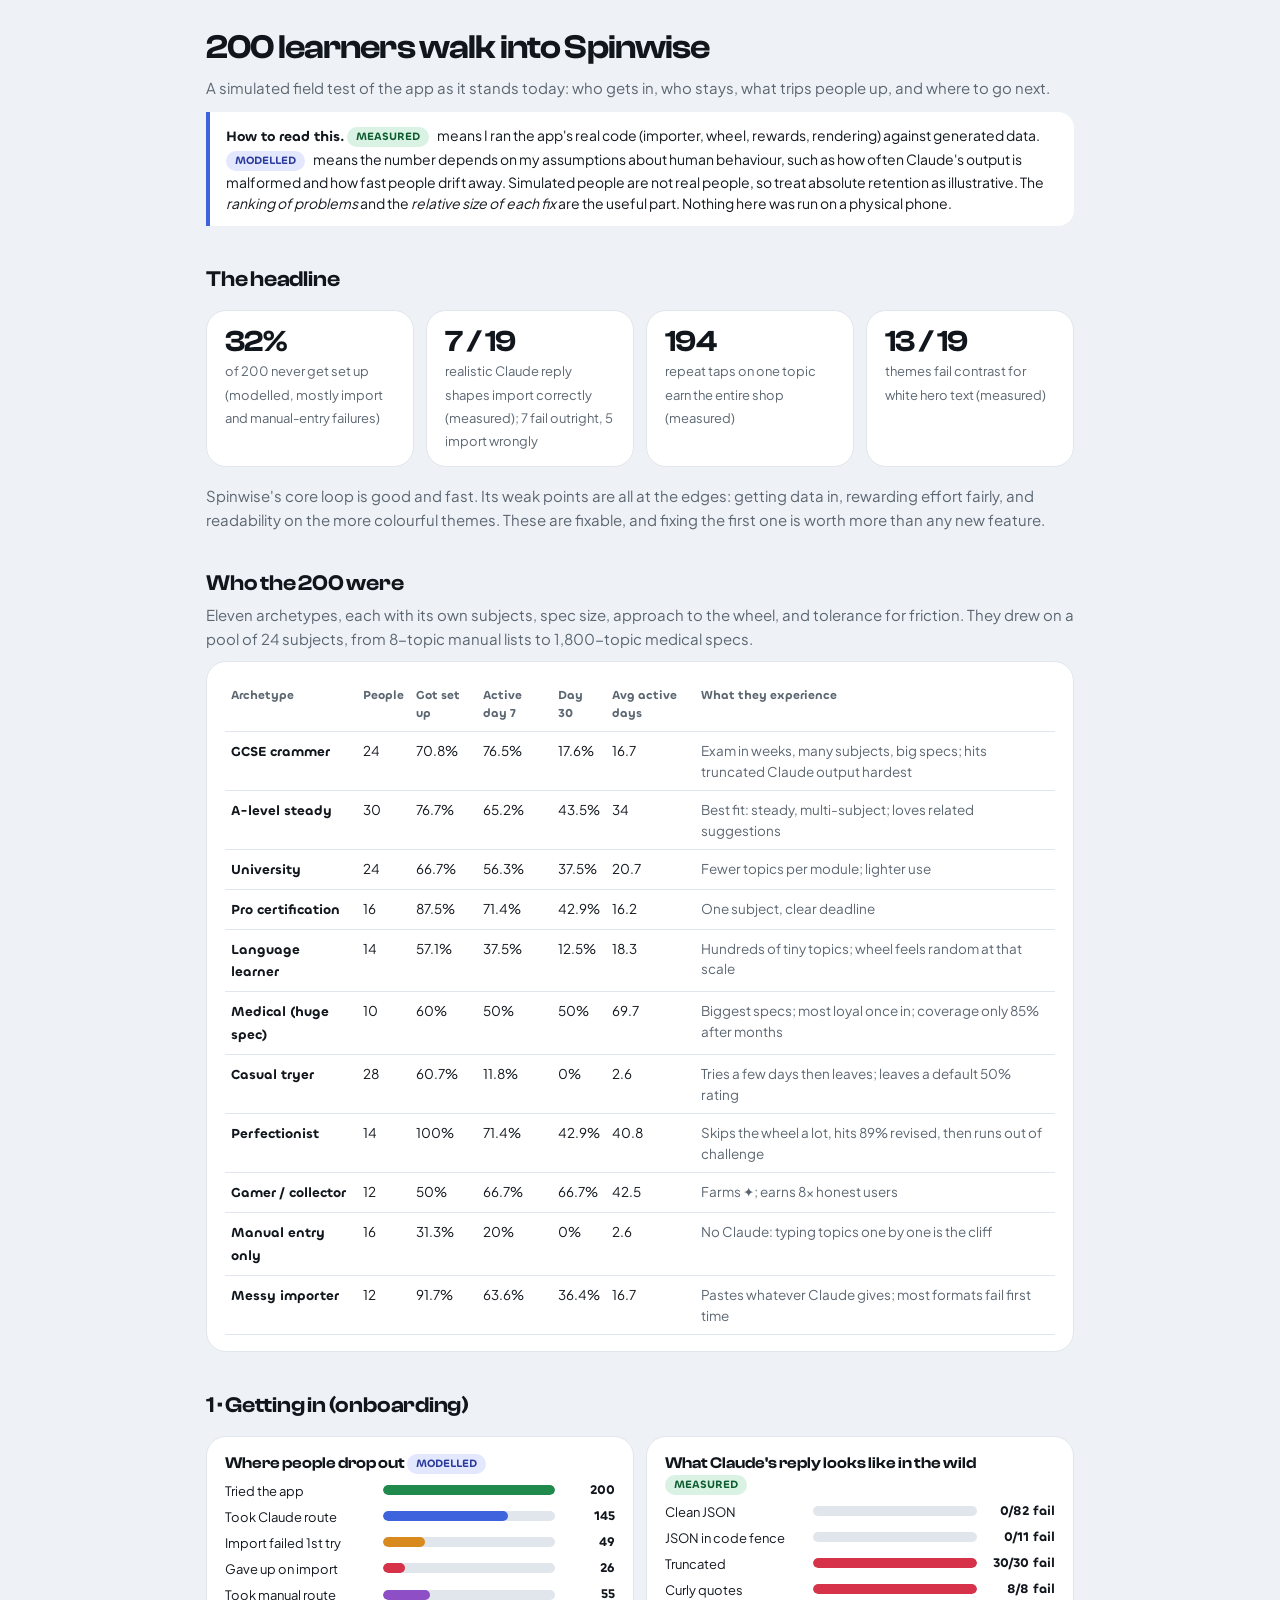
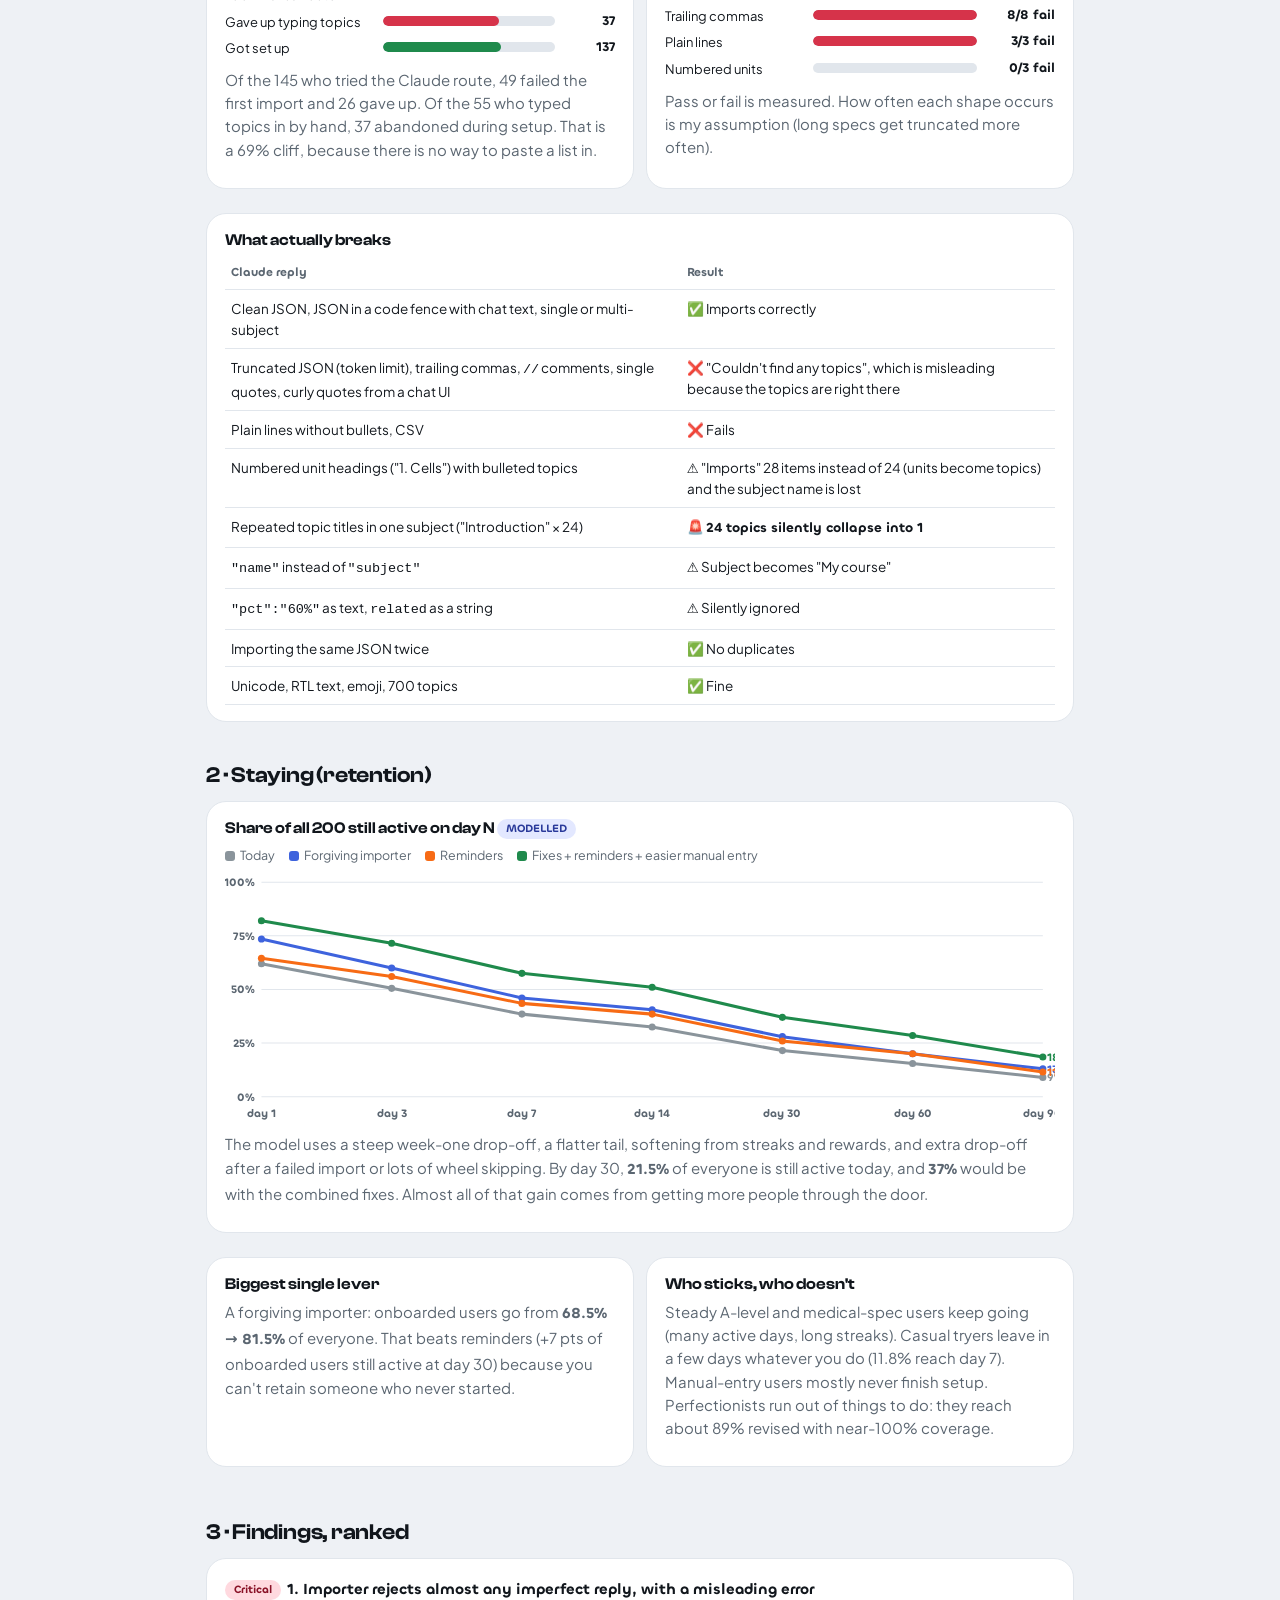
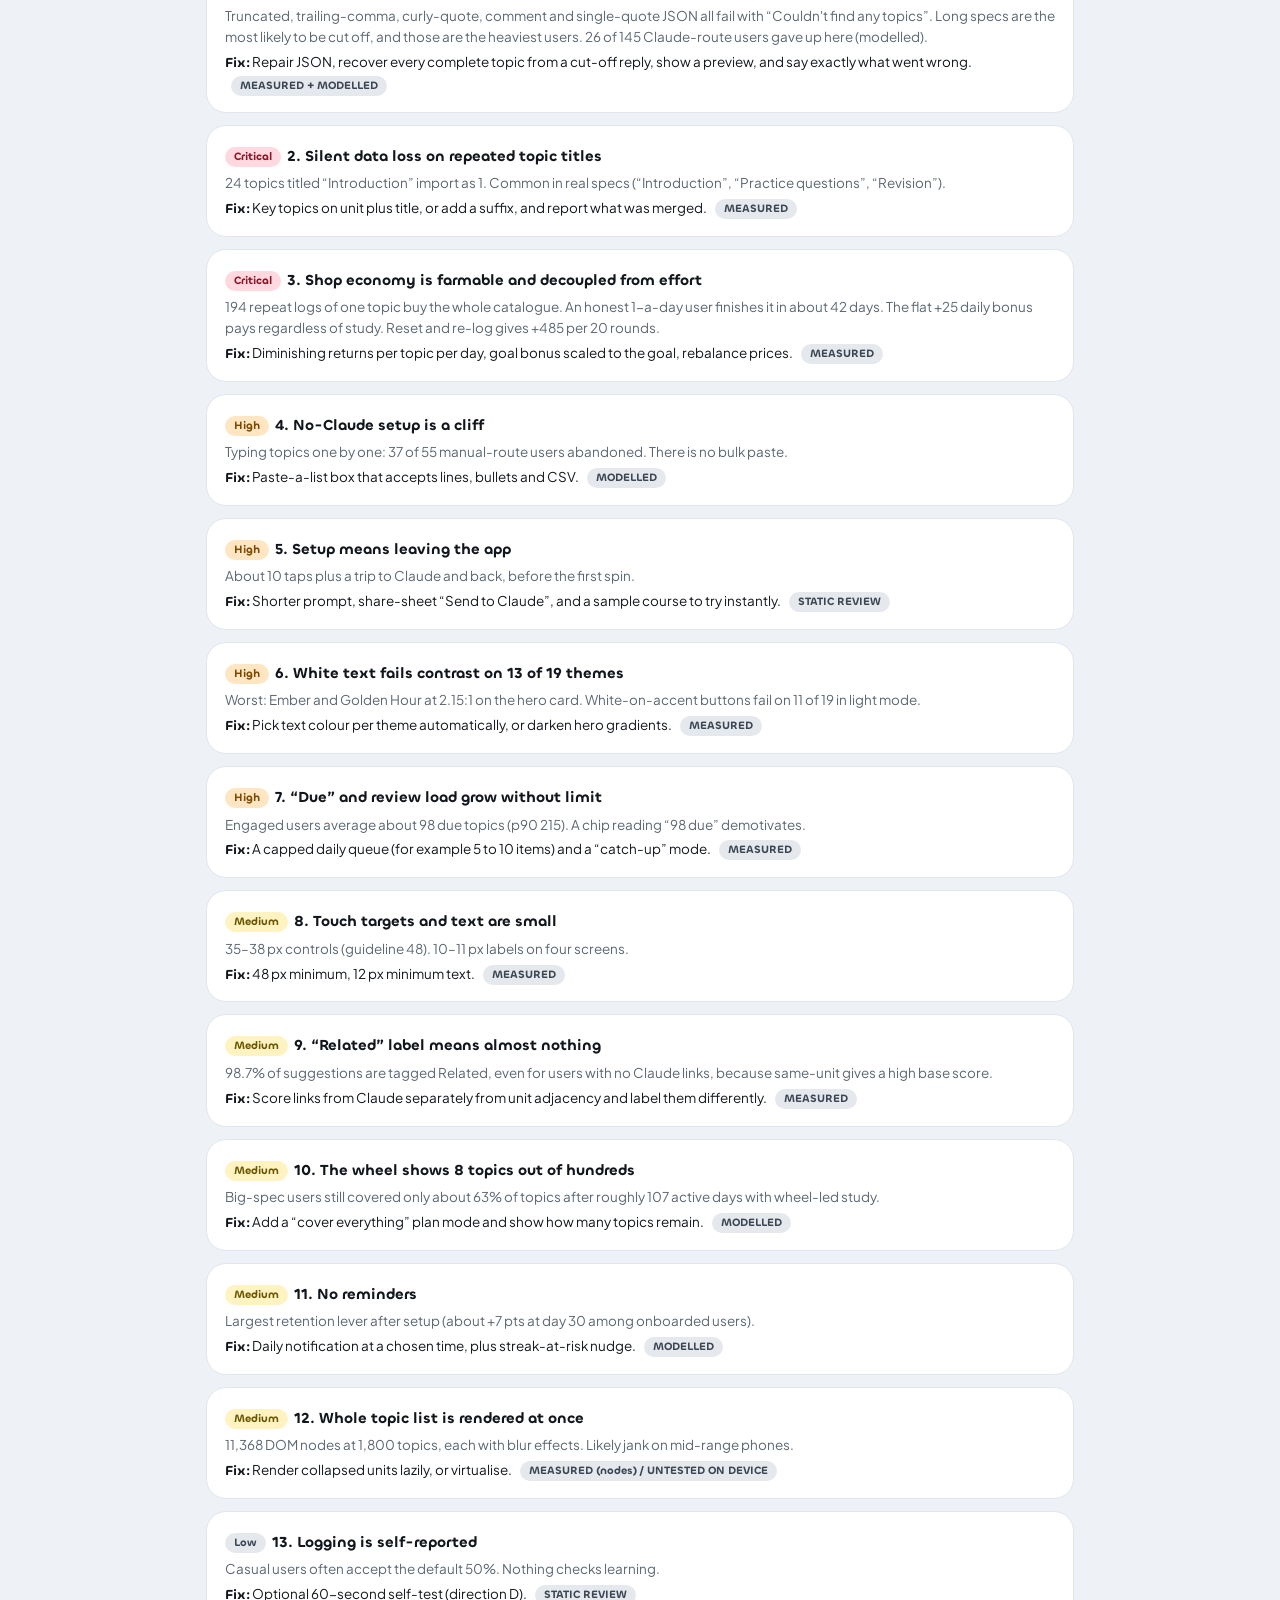
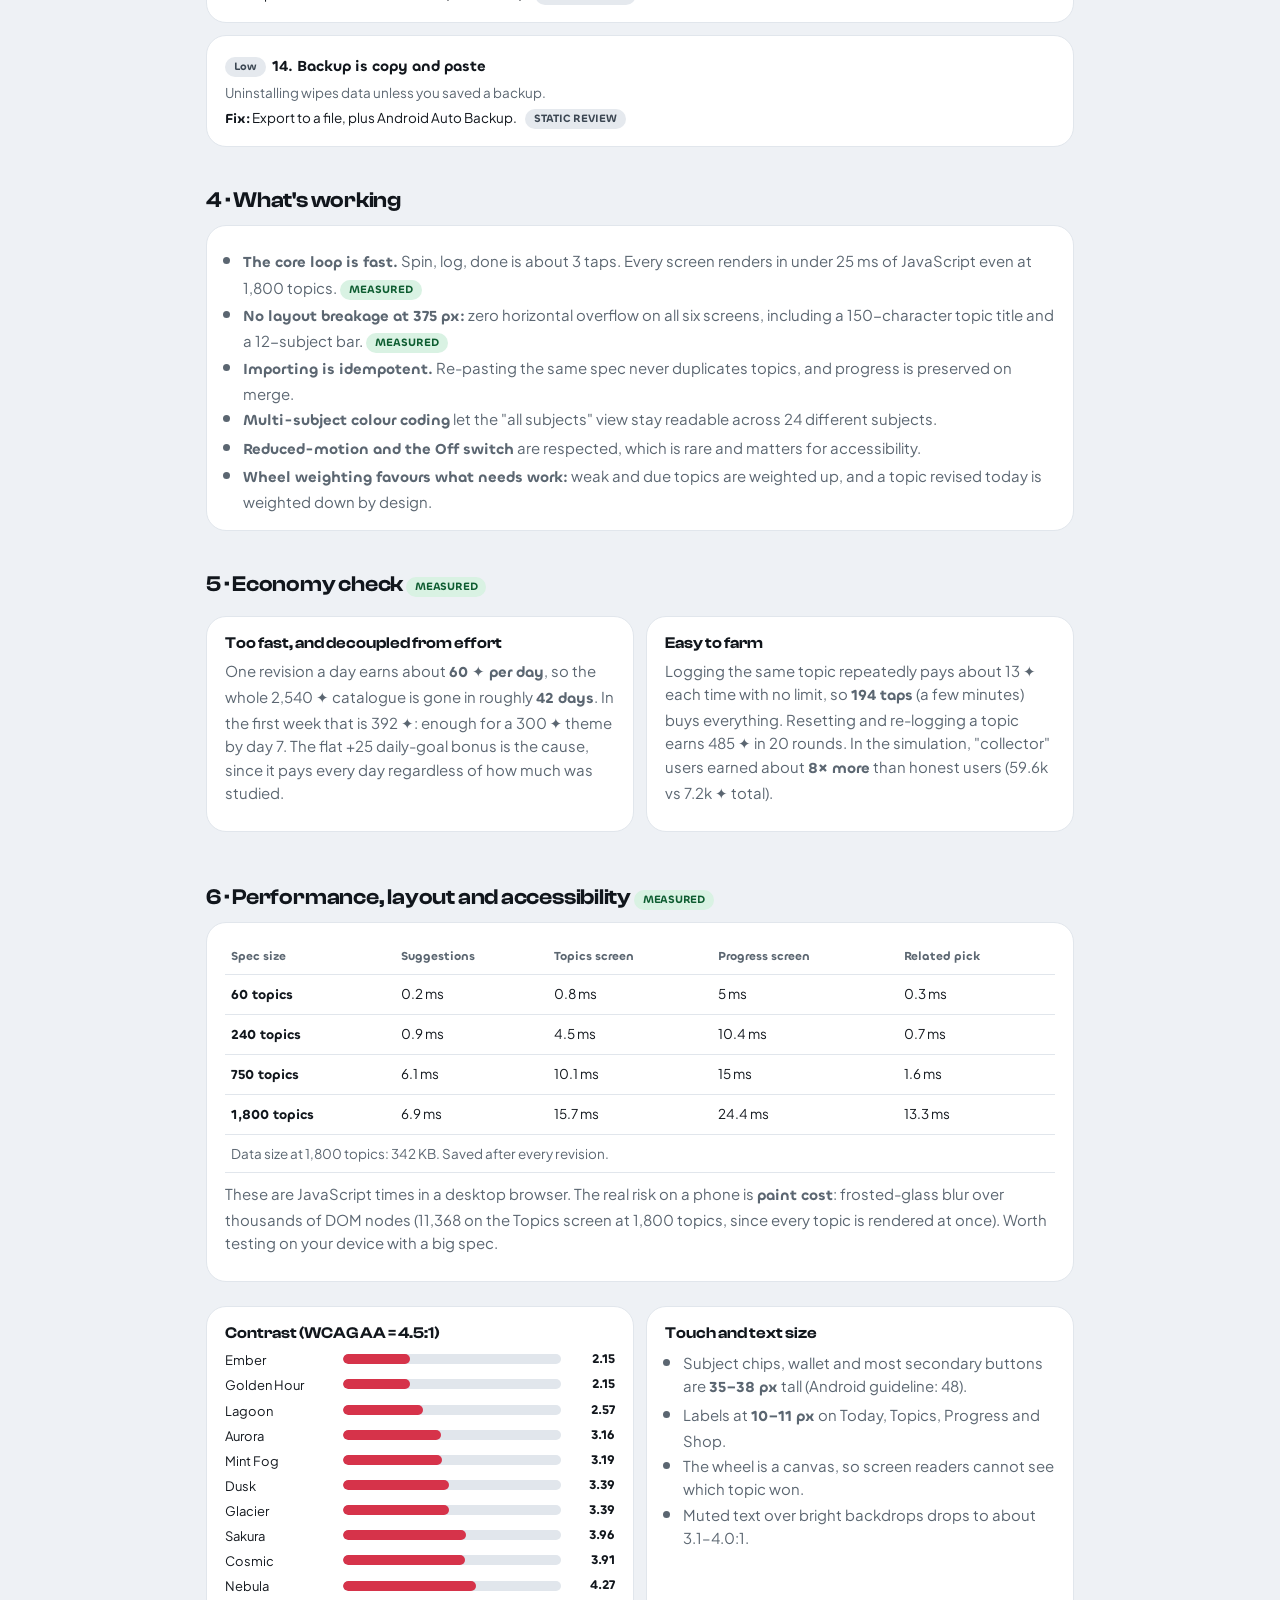
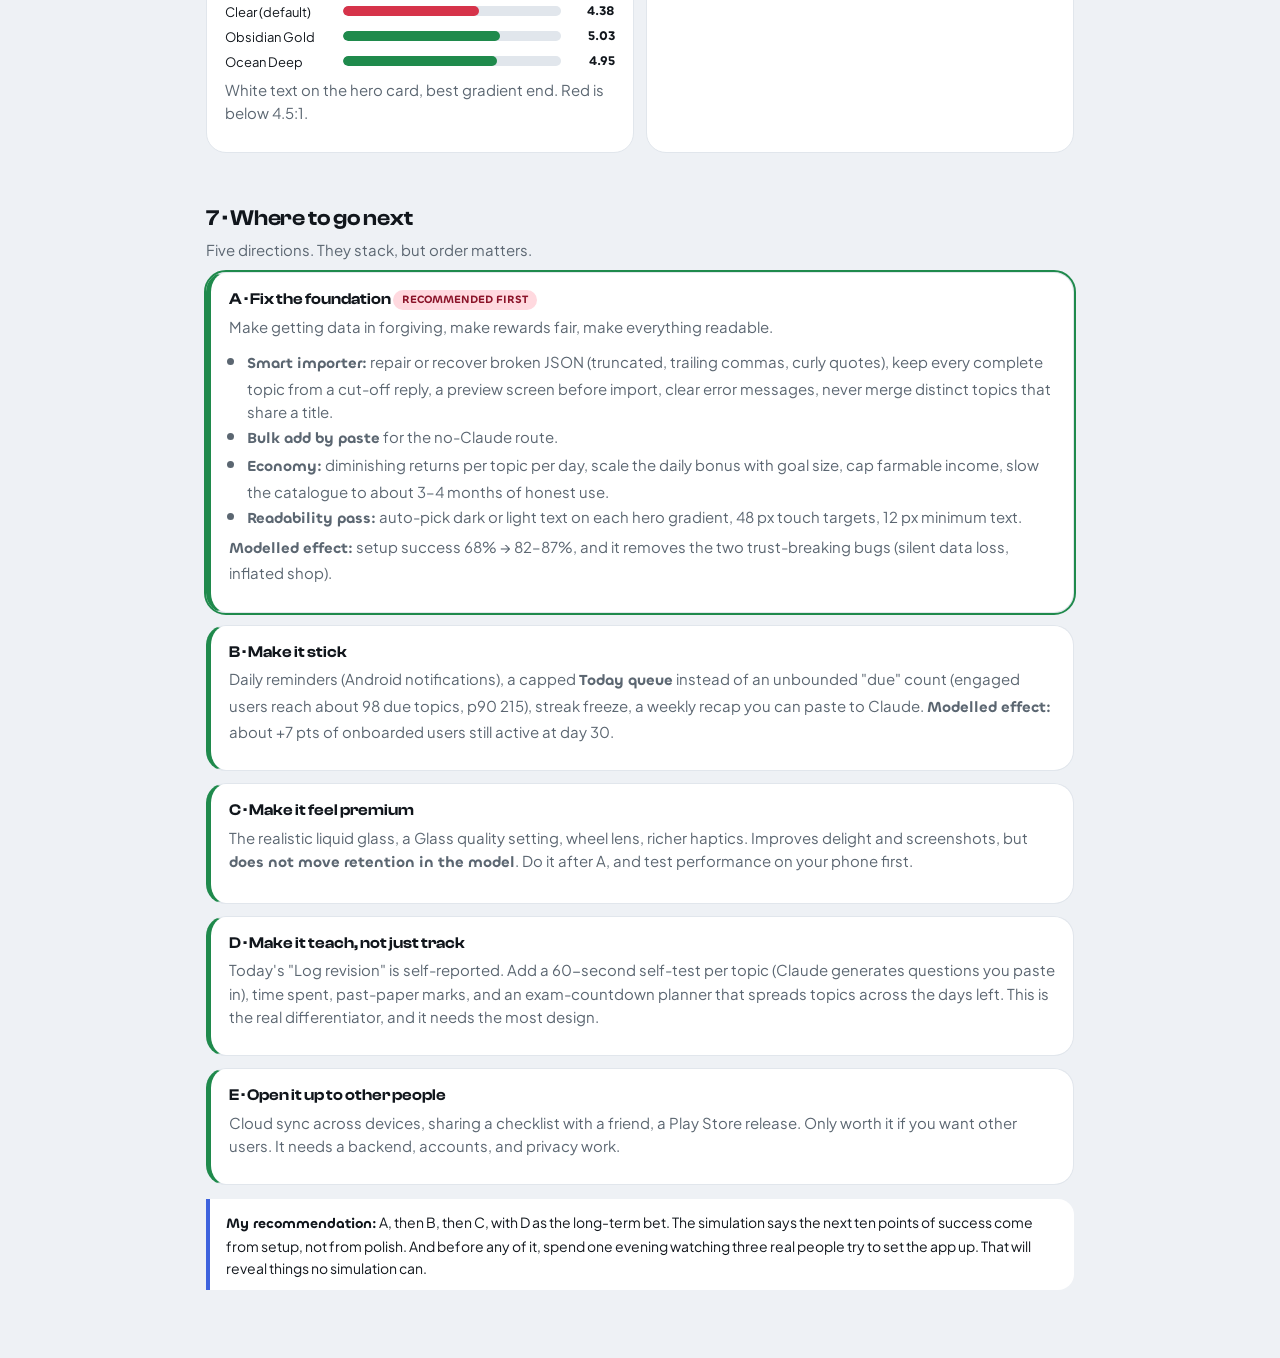
<file: design/ux-report.html>
<!doctype html>
<html lang="en">
<head>
<meta charset="utf-8">
<meta name="viewport" content="width=device-width, initial-scale=1">
<title>Spinwise UX Report · 200 simulated learners</title>
<style>
@font-face{font-family:"Jakarta";src:url([data-uri]) format("woff2");font-weight:400}
@font-face{font-family:"Clash";src:url([data-uri]) format("woff2");font-weight:600}
@font-face{font-family:"Chillax";src:url([data-uri]) format("woff2");font-weight:600}
:root{--bg:#eef1f5;--card:#ffffff;--ink:#11161c;--mute:#5b6671;--line:#e1e6ec;--acc:#1f8a4c;--bad:#d6334a;--warn:#d98a1f;--good:#1f8a4c;--info:#3e63dd;--font:"Jakarta",system-ui,sans-serif;--display:"Clash",system-ui,sans-serif;--ui:"Chillax",system-ui,sans-serif}
@media (prefers-color-scheme:dark){:root{--bg:#0b0e12;--card:#151a20;--ink:#eef2f5;--mute:#93a0ac;--line:#262d35;--acc:#3fb96f;--bad:#ff6b80;--warn:#f0b04a;--good:#3fb96f;--info:#8fa8ff}}
*{box-sizing:border-box}
body{margin:0;background:var(--bg);color:var(--ink);font:15px/1.55 var(--font);padding-bottom:60px}
.wrap{max-width:900px;margin:0 auto;padding:0 16px}
h1{font:600 34px/1.08 var(--display);letter-spacing:-.025em;margin:30px 0 8px}
h2{font:600 22px/1.2 var(--display);margin:40px 0 6px;letter-spacing:-.01em}
h3{font:600 16px/1.3 var(--display);margin:0 0 4px}
p{color:var(--mute);margin:4px 0 12px}
b,button,th{font-family:var(--ui);font-weight:600}
.card{background:var(--card);border:1px solid var(--line);border-radius:20px;padding:16px 18px;margin:12px 0}
.grid{display:grid;gap:12px}.g2{grid-template-columns:repeat(auto-fit,minmax(260px,1fr))}.g4{grid-template-columns:repeat(auto-fit,minmax(150px,1fr))}
.kpi b{display:block;font:600 30px/1 var(--display);letter-spacing:-.02em}.kpi span{font-size:13px;color:var(--mute)}
.tag{display:inline-block;font:600 11px var(--ui);border-radius:99px;padding:2px 9px;margin-right:6px;vertical-align:1px}
.t-meas{background:#d9f2e3;color:#0d5c30}.t-mod{background:#e3e8ff;color:#2a3a9a}.t-crit{background:#ffd9df;color:#8a1328}.t-high{background:#ffe6c2;color:#7a4a00}.t-med{background:#fff3c2;color:#6a5500}.t-low{background:#e5e9ee;color:#3b4652}
@media (prefers-color-scheme:dark){.t-meas{background:#123d27;color:#8ee0b0}.t-mod{background:#1f2a5c;color:#b7c4ff}.t-crit{background:#4a1520;color:#ffb3c0}.t-high{background:#4a3410;color:#ffd699}.t-med{background:#40380f;color:#f2e08a}.t-low{background:#252d35;color:#c3ccd4}}
table{width:100%;border-collapse:collapse;font-size:13.5px}th,td{text-align:left;padding:8px 6px;border-bottom:1px solid var(--line);vertical-align:top}th{font-size:12px;color:var(--mute)}
.bar{height:10px;border-radius:99px;background:var(--line);overflow:hidden;min-width:60px}.bar i{display:block;height:100%;border-radius:99px;background:var(--acc)}
.note{border-left:4px solid var(--info);background:var(--card);border-radius:0 16px 16px 0;padding:12px 16px;margin:14px 0;font-size:14px}
.finding{display:grid;gap:4px}.finding .ev{font-size:13.5px;color:var(--mute)}.finding .fx{font-size:13.5px}
svg text{font-family:var(--ui);fill:var(--mute);font-size:11px}
.opt{border-left:5px solid var(--acc)}.opt.rec{outline:2px solid var(--acc)}
ul{margin:6px 0 0;padding-left:18px;color:var(--mute)}li{margin:2px 0}
.legend{display:flex;gap:14px;flex-wrap:wrap;font-size:12.5px;color:var(--mute);margin:6px 0}.legend i{display:inline-block;width:10px;height:10px;border-radius:3px;margin-right:5px;vertical-align:-1px}
</style>
</head>
<body>
<div class="wrap">
<h1>200 learners walk into Spinwise</h1>
<p>A simulated field test of the app as it stands today: who gets in, who stays, what trips people up, and where to go next.</p>

<div class="note"><b>How to read this.</b> <span class="tag t-meas">MEASURED</span> means I ran the app's real code (importer, wheel, rewards, rendering) against generated data. <span class="tag t-mod">MODELLED</span> means the number depends on my assumptions about human behaviour, such as how often Claude's output is malformed and how fast people drift away. Simulated people are not real people, so treat absolute retention as illustrative. The <i>ranking of problems</i> and the <i>relative size of each fix</i> are the useful part. Nothing here was run on a physical phone.</div>

<h2>The headline</h2>
<div class="grid g4">
  <div class="card kpi"><b>32%</b><span>of 200 never get set up (modelled, mostly import and manual-entry failures)</span></div>
  <div class="card kpi"><b>7 / 19</b><span>realistic Claude reply shapes import correctly (measured); 7 fail outright, 5 import wrongly</span></div>
  <div class="card kpi"><b>194</b><span>repeat taps on one topic earn the entire shop (measured)</span></div>
  <div class="card kpi"><b>13 / 19</b><span>themes fail contrast for white hero text (measured)</span></div>
</div>
<p>Spinwise's core loop is good and fast. Its weak points are all at the edges: getting data in, rewarding effort fairly, and readability on the more colourful themes. These are fixable, and fixing the first one is worth more than any new feature.</p>

<h2>Who the 200 were</h2>
<p>Eleven archetypes, each with its own subjects, spec size, approach to the wheel, and tolerance for friction. They drew on a pool of 24 subjects, from 8-topic manual lists to 1,800-topic medical specs.</p>
<div class="card"><table id="per"></table></div>

<h2>1 · Getting in (onboarding)</h2>
<div class="grid g2">
  <div class="card"><h3>Where people drop out <span class="tag t-mod">MODELLED</span></h3><div id="funnel"></div>
  <p style="margin-top:10px">Of the 145 who tried the Claude route, 49 failed the first import and 26 gave up. Of the 55 who typed topics in by hand, 37 abandoned during setup. That is a 69% cliff, because there is no way to paste a list in.</p></div>
  <div class="card"><h3>What Claude's reply looks like in the wild <span class="tag t-meas">MEASURED</span></h3><div id="fmt"></div><p style="margin-top:10px">Pass or fail is measured. How often each shape occurs is my assumption (long specs get truncated more often).</p></div>
</div>
<div class="card"><h3>What actually breaks</h3>
<table><tr><th>Claude reply</th><th>Result</th></tr>
<tr><td>Clean JSON, JSON in a code fence with chat text, single or multi-subject</td><td>✅ Imports correctly</td></tr>
<tr><td>Truncated JSON (token limit), trailing commas, <code>//</code> comments, single quotes, curly quotes from a chat UI</td><td>❌ "Couldn't find any topics", which is misleading because the topics are right there</td></tr>
<tr><td>Plain lines without bullets, CSV</td><td>❌ Fails</td></tr>
<tr><td>Numbered unit headings ("1. Cells") with bulleted topics</td><td>⚠️ "Imports" 28 items instead of 24 (units become topics) and the subject name is lost</td></tr>
<tr><td>Repeated topic titles in one subject ("Introduction" × 24)</td><td>🚨 <b>24 topics silently collapse into 1</b></td></tr>
<tr><td><code>"name"</code> instead of <code>"subject"</code></td><td>⚠️ Subject becomes "My course"</td></tr>
<tr><td><code>"pct":"60%"</code> as text, <code>related</code> as a string</td><td>⚠️ Silently ignored</td></tr>
<tr><td>Importing the same JSON twice</td><td>✅ No duplicates</td></tr>
<tr><td>Unicode, RTL text, emoji, 700 topics</td><td>✅ Fine</td></tr></table></div>

<h2>2 · Staying (retention)</h2>
<div class="card"><h3>Share of all 200 still active on day N <span class="tag t-mod">MODELLED</span></h3>
<div class="legend"><span><i style="background:#8a949b"></i>Today</span><span><i style="background:#3e63dd"></i>Forgiving importer</span><span><i style="background:#f76b15"></i>Reminders</span><span><i style="background:#1f8a4c"></i>Fixes + reminders + easier manual entry</span></div>
<div id="ret"></div>
<p>The model uses a steep week-one drop-off, a flatter tail, softening from streaks and rewards, and extra drop-off after a failed import or lots of wheel skipping. By day 30, <b>21.5%</b> of everyone is still active today, and <b>37%</b> would be with the combined fixes. Almost all of that gain comes from getting more people through the door.</p></div>
<div class="grid g2">
  <div class="card"><h3>Biggest single lever</h3><p>A forgiving importer: onboarded users go from <b>68.5% → 81.5%</b> of everyone. That beats reminders (+7 pts of onboarded users still active at day 30) because you can't retain someone who never started.</p></div>
  <div class="card"><h3>Who sticks, who doesn't</h3><p>Steady A-level and medical-spec users keep going (many active days, long streaks). Casual tryers leave in a few days whatever you do (11.8% reach day 7). Manual-entry users mostly never finish setup. Perfectionists run out of things to do: they reach about 89% revised with near-100% coverage.</p></div>
</div>

<h2>3 · Findings, ranked</h2>
<div id="findings"></div>

<h2>4 · What's working</h2>
<div class="card"><ul>
<li><b>The core loop is fast.</b> Spin, log, done is about 3 taps. Every screen renders in under 25 ms of JavaScript even at 1,800 topics. <span class="tag t-meas">MEASURED</span></li>
<li><b>No layout breakage at 375 px:</b> zero horizontal overflow on all six screens, including a 150-character topic title and a 12-subject bar. <span class="tag t-meas">MEASURED</span></li>
<li><b>Importing is idempotent.</b> Re-pasting the same spec never duplicates topics, and progress is preserved on merge.</li>
<li><b>Multi-subject colour coding</b> let the "all subjects" view stay readable across 24 different subjects.</li>
<li><b>Reduced-motion and the Off switch</b> are respected, which is rare and matters for accessibility.</li>
<li><b>Wheel weighting favours what needs work:</b> weak and due topics are weighted up, and a topic revised today is weighted down by design.</li></ul></div>

<h2>5 · Economy check <span class="tag t-meas">MEASURED</span></h2>
<div class="grid g2">
 <div class="card"><h3>Too fast, and decoupled from effort</h3><p>One revision a day earns about <b>60 ✦ per day</b>, so the whole 2,540 ✦ catalogue is gone in roughly <b>42 days</b>. In the first week that is 392 ✦: enough for a 300 ✦ theme by day 7. The flat +25 daily-goal bonus is the cause, since it pays every day regardless of how much was studied.</p></div>
 <div class="card"><h3>Easy to farm</h3><p>Logging the same topic repeatedly pays about 13 ✦ each time with no limit, so <b>194 taps</b> (a few minutes) buys everything. Resetting and re-logging a topic earns 485 ✦ in 20 rounds. In the simulation, "collector" users earned about <b>8× more</b> than honest users (59.6k vs 7.2k ✦ total).</p></div>
</div>

<h2>6 · Performance, layout and accessibility <span class="tag t-meas">MEASURED</span></h2>
<div class="card"><table id="perf"></table>
<p style="margin-top:8px">These are JavaScript times in a desktop browser. The real risk on a phone is <b>paint cost</b>: frosted-glass blur over thousands of DOM nodes (11,368 on the Topics screen at 1,800 topics, since every topic is rendered at once). Worth testing on your device with a big spec.</p></div>
<div class="grid g2">
 <div class="card"><h3>Contrast (WCAG AA = 4.5:1)</h3><div id="contrast"></div></div>
 <div class="card"><h3>Touch and text size</h3><ul><li>Subject chips, wallet and most secondary buttons are <b>35–38 px</b> tall (Android guideline: 48).</li><li>Labels at <b>10–11 px</b> on Today, Topics, Progress and Shop.</li><li>The wheel is a canvas, so screen readers cannot see which topic won.</li><li>Muted text over bright backdrops drops to about 3.1–4.0:1.</li></ul></div>
</div>

<h2>7 · Where to go next</h2>
<p>Five directions. They stack, but order matters.</p>
<div class="card opt rec"><h3>A · Fix the foundation <span class="tag t-crit">RECOMMENDED FIRST</span></h3>
<p>Make getting data in forgiving, make rewards fair, make everything readable.</p>
<ul><li><b>Smart importer:</b> repair or recover broken JSON (truncated, trailing commas, curly quotes), keep every complete topic from a cut-off reply, a preview screen before import, clear error messages, never merge distinct topics that share a title.</li>
<li><b>Bulk add by paste</b> for the no-Claude route.</li>
<li><b>Economy:</b> diminishing returns per topic per day, scale the daily bonus with goal size, cap farmable income, slow the catalogue to about 3–4 months of honest use.</li>
<li><b>Readability pass:</b> auto-pick dark or light text on each hero gradient, 48 px touch targets, 12 px minimum text.</li></ul>
<p><b>Modelled effect:</b> setup success 68% → 82–87%, and it removes the two trust-breaking bugs (silent data loss, inflated shop).</p></div>
<div class="card opt"><h3>B · Make it stick</h3><p>Daily reminders (Android notifications), a capped <b>Today queue</b> instead of an unbounded "due" count (engaged users reach about 98 due topics, p90 215), streak freeze, a weekly recap you can paste to Claude. <b>Modelled effect:</b> about +7 pts of onboarded users still active at day 30.</p></div>
<div class="card opt"><h3>C · Make it feel premium</h3><p>The realistic liquid glass, a Glass quality setting, wheel lens, richer haptics. Improves delight and screenshots, but <b>does not move retention in the model</b>. Do it after A, and test performance on your phone first.</p></div>
<div class="card opt"><h3>D · Make it teach, not just track</h3><p>Today's "Log revision" is self-reported. Add a 60-second self-test per topic (Claude generates questions you paste in), time spent, past-paper marks, and an exam-countdown planner that spreads topics across the days left. This is the real differentiator, and it needs the most design.</p></div>
<div class="card opt"><h3>E · Open it up to other people</h3><p>Cloud sync across devices, sharing a checklist with a friend, a Play Store release. Only worth it if you want other users. It needs a backend, accounts, and privacy work.</p></div>

<div class="note"><b>My recommendation:</b> A, then B, then C, with D as the long-term bet. The simulation says the next ten points of success come from setup, not from polish. And before any of it, spend one evening watching three real people try to set the app up. That will reveal things no simulation can.</div>
</div>

<script>
const $=s=>document.querySelector(s);
const PER=[["GCSE crammer",24,70.8,76.5,17.6,16.7,"Exam in weeks, many subjects, big specs; hits truncated Claude output hardest"],["A-level steady",30,76.7,65.2,43.5,34,"Best fit: steady, multi-subject; loves related suggestions"],["University",24,66.7,56.3,37.5,20.7,"Fewer topics per module; lighter use"],["Pro certification",16,87.5,71.4,42.9,16.2,"One subject, clear deadline"],["Language learner",14,57.1,37.5,12.5,18.3,"Hundreds of tiny topics; wheel feels random at that scale"],["Medical (huge spec)",10,60,50,50,69.7,"Biggest specs; most loyal once in; coverage only 85% after months"],["Casual tryer",28,60.7,11.8,0,2.6,"Tries a few days then leaves; leaves a default 50% rating"],["Perfectionist",14,100,71.4,42.9,40.8,"Skips the wheel a lot, hits 89% revised, then runs out of challenge"],["Gamer / collector",12,50,66.7,66.7,42.5,"Farms ✦; earns 8× honest users"],["Manual entry only",16,31.3,20,0,2.6,"No Claude: typing topics one by one is the cliff"],["Messy importer",12,91.7,63.6,36.4,16.7,"Pastes whatever Claude gives; most formats fail first time"]];
$("#per").innerHTML="<tr><th>Archetype</th><th>People</th><th>Got set up</th><th>Active day 7</th><th>Day 30</th><th>Avg active days</th><th>What they experience</th></tr>"+PER.map(r=>`<tr><td><b>${r[0]}</b></td><td>${r[1]}</td><td>${r[2]}%</td><td>${r[3]}%</td><td>${r[4]}%</td><td>${r[5]}</td><td style="color:var(--mute)">${r[6]}</td></tr>`).join("");
const bar=(l,v,max,c)=>`<div style="display:grid;grid-template-columns:150px 1fr 52px;gap:8px;align-items:center;margin:6px 0;font-size:13px"><span>${l}</span><div class="bar"><i style="width:${v/max*100}%;${c?"background:"+c:""}"></i></div><b style="text-align:right">${v}</b></div>`;
$("#funnel").innerHTML=bar("Tried the app",200,200)+bar("Took Claude route",145,200,"#3e63dd")+bar("Import failed 1st try",49,200,"#d98a1f")+bar("Gave up on import",26,200,"#d6334a")+bar("Took manual route",55,200,"#8e4ec6")+bar("Gave up typing topics",37,55,"#d6334a")+bar("Got set up",137,200,"#1f8a4c");
const FM=[["Clean JSON",82,0],["JSON in code fence",11,0],["Truncated",30,30],["Curly quotes",8,8],["Trailing commas",8,8],["Plain lines",3,3],["Numbered units",3,0]];
$("#fmt").innerHTML=FM.map(r=>`<div style="display:grid;grid-template-columns:140px 1fr 70px;gap:8px;align-items:center;margin:6px 0;font-size:13px"><span>${r[0]}</span><div class="bar"><i style="width:${r[2]/Math.max(r[1],1)*100}%;background:#d6334a"></i></div><b style="text-align:right">${r[2]}/${r[1]} fail</b></div>`).join("");
const D=[1,3,7,14,30,60,90],SER=[["#8a949b",[62,50.5,38.5,32.5,21.5,15.5,9]],["#3e63dd",[73.5,60,46,40.5,28,20,13]],["#f76b15",[64.5,56,43.5,38.5,26,20,11.5]],["#1f8a4c",[82,71.5,57.5,51,37,28.5,18.5]]];
(function(){const W=820,H=250,L=36,B=26,pw=W-L-12,ph=H-B-12,x=i=>L+i/(D.length-1)*pw,y=v=>12+(1-v/100)*ph;let s=`<svg viewBox="0 0 ${W} ${H}" width="100%">`;
 [0,25,50,75,100].forEach(v=>s+=`<line x1="${L}" x2="${W-12}" y1="${y(v)}" y2="${y(v)}" stroke="var(--line)"/><text x="${L-6}" y="${y(v)+4}" text-anchor="end">${v}%</text>`);
 D.forEach((d,i)=>s+=`<text x="${x(i)}" y="${H-6}" text-anchor="middle">day ${d}</text>`);
 SER.forEach(([c,v])=>{s+=`<polyline fill="none" stroke="${c}" stroke-width="3" stroke-linecap="round" stroke-linejoin="round" points="${v.map((a,i)=>x(i)+","+y(a)).join(" ")}"/>`;v.forEach((a,i)=>s+=`<circle cx="${x(i)}" cy="${y(a)}" r="3.5" fill="${c}"/>`);s+=`<text x="${x(D.length-1)+4}" y="${y(v[v.length-1])+4}" style="fill:${c}">${v[v.length-1]}%</text>`;});
 $("#ret").innerHTML=s+"</svg>";})();
const F=[
["crit","Importer rejects almost any imperfect reply, with a misleading error","Truncated, trailing-comma, curly-quote, comment and single-quote JSON all fail with “Couldn't find any topics”. Long specs are the most likely to be cut off, and those are the heaviest users. 26 of 145 Claude-route users gave up here (modelled).","Repair JSON, recover every complete topic from a cut-off reply, show a preview, and say exactly what went wrong.","MEASURED + MODELLED"],
["crit","Silent data loss on repeated topic titles","24 topics titled “Introduction” import as 1. Common in real specs (“Introduction”, “Practice questions”, “Revision”).","Key topics on unit plus title, or add a suffix, and report what was merged.","MEASURED"],
["crit","Shop economy is farmable and decoupled from effort","194 repeat logs of one topic buy the whole catalogue. An honest 1-a-day user finishes it in about 42 days. The flat +25 daily bonus pays regardless of study. Reset and re-log gives +485 per 20 rounds.","Diminishing returns per topic per day, goal bonus scaled to the goal, rebalance prices.","MEASURED"],
["high","No-Claude setup is a cliff","Typing topics one by one: 37 of 55 manual-route users abandoned. There is no bulk paste.","Paste-a-list box that accepts lines, bullets and CSV.","MODELLED"],
["high","Setup means leaving the app","About 10 taps plus a trip to Claude and back, before the first spin.","Shorter prompt, share-sheet “Send to Claude”, and a sample course to try instantly.","STATIC REVIEW"],
["high","White text fails contrast on 13 of 19 themes","Worst: Ember and Golden Hour at 2.15:1 on the hero card. White-on-accent buttons fail on 11 of 19 in light mode.","Pick text colour per theme automatically, or darken hero gradients.","MEASURED"],
["high","“Due” and review load grow without limit","Engaged users average about 98 due topics (p90 215). A chip reading “98 due” demotivates.","A capped daily queue (for example 5 to 10 items) and a “catch-up” mode.","MEASURED"],
["med","Touch targets and text are small","35–38 px controls (guideline 48). 10–11 px labels on four screens.","48 px minimum, 12 px minimum text.","MEASURED"],
["med","“Related” label means almost nothing","98.7% of suggestions are tagged Related, even for users with no Claude links, because same-unit gives a high base score.","Score links from Claude separately from unit adjacency and label them differently.","MEASURED"],
["med","The wheel shows 8 topics out of hundreds","Big-spec users still covered only about 63% of topics after roughly 107 active days with wheel-led study.","Add a “cover everything” plan mode and show how many topics remain.","MODELLED"],
["med","No reminders","Largest retention lever after setup (about +7 pts at day 30 among onboarded users).","Daily notification at a chosen time, plus streak-at-risk nudge.","MODELLED"],
["med","Whole topic list is rendered at once","11,368 DOM nodes at 1,800 topics, each with blur effects. Likely jank on mid-range phones.","Render collapsed units lazily, or virtualise.","MEASURED (nodes) / UNTESTED ON DEVICE"],
["low","Logging is self-reported","Casual users often accept the default 50%. Nothing checks learning.","Optional 60-second self-test (direction D).","STATIC REVIEW"],
["low","Backup is copy and paste","Uninstalling wipes data unless you saved a backup.","Export to a file, plus Android Auto Backup.","STATIC REVIEW"]];
const TG={crit:["t-crit","Critical"],high:["t-high","High"],med:["t-med","Medium"],low:["t-low","Low"]};
$("#findings").innerHTML=F.map((f,i)=>`<div class="card finding"><div><span class="tag ${TG[f[0]][0]}">${TG[f[0]][1]}</span><b>${i+1}. ${f[1]}</b></div><div class="ev">${f[2]}</div><div class="fx"><b>Fix:</b> ${f[3]} <span class="tag t-low" style="margin-left:6px">${f[4]}</span></div></div>`).join("");
const P=[["60 topics",.2,.8,5,.3],["240 topics",.9,4.5,10.4,.7],["750 topics",6.1,10.1,15,1.6],["1,800 topics",6.9,15.7,24.4,13.3]];
$("#perf").innerHTML="<tr><th>Spec size</th><th>Suggestions</th><th>Topics screen</th><th>Progress screen</th><th>Related pick</th></tr>"+P.map(r=>`<tr><td><b>${r[0]}</b></td><td>${r[1]} ms</td><td>${r[2]} ms</td><td>${r[3]} ms</td><td>${r[4]} ms</td></tr>`).join("")+"<tr><td colspan=5 style='color:var(--mute)'>Data size at 1,800 topics: 342 KB. Saved after every revision.</td></tr>";
const C=[["Ember",2.15],["Golden Hour",2.15],["Lagoon",2.57],["Aurora",3.16],["Mint Fog",3.19],["Dusk",3.39],["Glacier",3.39],["Sakura",3.96],["Cosmic",3.91],["Nebula",4.27],["Clear (default)",4.38],["Obsidian Gold",5.03],["Ocean Deep",4.95]];
$("#contrast").innerHTML=C.map(r=>`<div style="display:grid;grid-template-columns:110px 1fr 46px;gap:8px;align-items:center;margin:5px 0;font-size:13px"><span>${r[0]}</span><div class="bar"><i style="width:${Math.min(100,r[1]/7*100)}%;background:${r[1]<4.5?'#d6334a':'#1f8a4c'}"></i></div><b style="text-align:right">${r[1]}</b></div>`).join("")+"<p style='margin-top:6px'>White text on the hero card, best gradient end. Red is below 4.5:1.</p>";
</script>
</body>
</html>
</file>
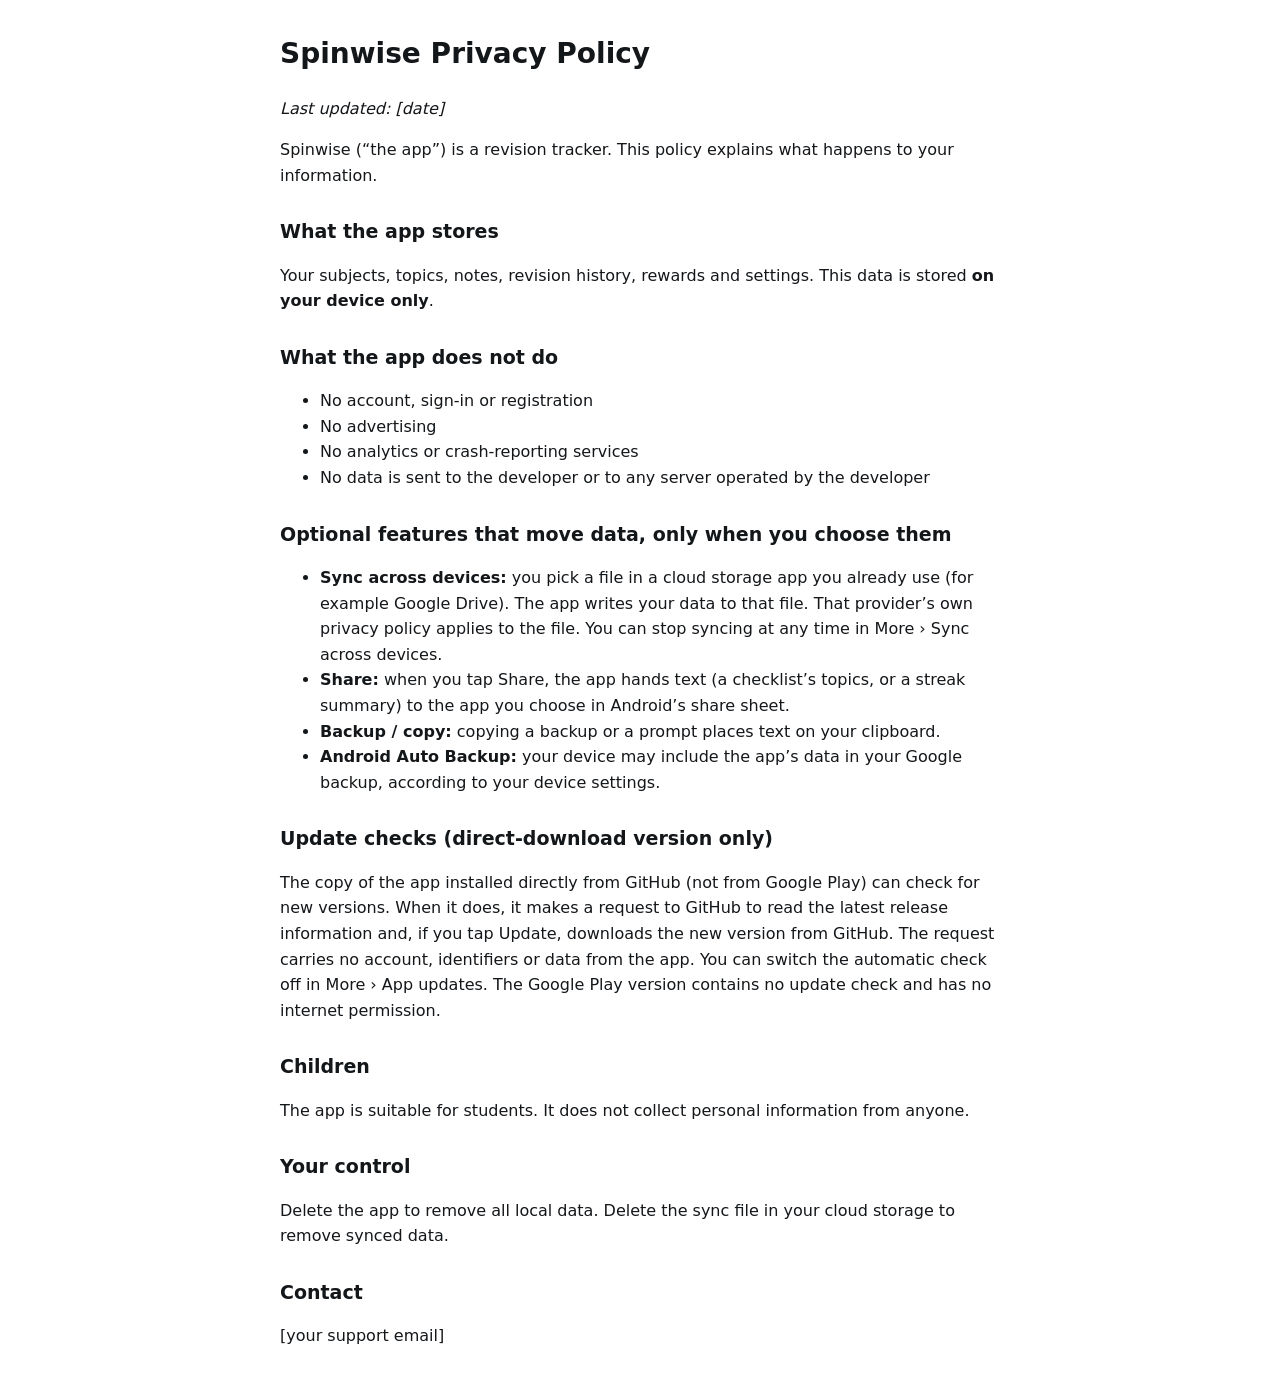
<file: store/privacy-policy.html>
<!doctype html><html lang="en"><head><meta charset="utf-8"><meta name="viewport" content="width=device-width,initial-scale=1"><title>Spinwise Privacy Policy</title>
<style>body{font:16px/1.6 system-ui,sans-serif;max-width:720px;margin:32px auto;padding:0 16px;color:#14171a}h1{font-size:28px}h2{font-size:19px;margin-top:28px}</style></head><body>
<h1>Spinwise Privacy Policy</h1><p><em>Last updated: [date]</em></p>
<p>Spinwise (&ldquo;the app&rdquo;) is a revision tracker. This policy explains what happens to your information.</p>
<h2>What the app stores</h2><p>Your subjects, topics, notes, revision history, rewards and settings. This data is stored <strong>on your device only</strong>.</p>
<h2>What the app does not do</h2><ul><li>No account, sign-in or registration</li><li>No advertising</li><li>No analytics or crash-reporting services</li><li>No data is sent to the developer or to any server operated by the developer</li></ul>
<h2>Optional features that move data, only when you choose them</h2><ul>
<li><strong>Sync across devices:</strong> you pick a file in a cloud storage app you already use (for example Google Drive). The app writes your data to that file. That provider&rsquo;s own privacy policy applies to the file. You can stop syncing at any time in More &rsaquo; Sync across devices.</li>
<li><strong>Share:</strong> when you tap Share, the app hands text (a checklist&rsquo;s topics, or a streak summary) to the app you choose in Android&rsquo;s share sheet.</li>
<li><strong>Backup / copy:</strong> copying a backup or a prompt places text on your clipboard.</li>
<li><strong>Android Auto Backup:</strong> your device may include the app&rsquo;s data in your Google backup, according to your device settings.</li></ul>
<h2>Update checks (direct-download version only)</h2><p>The copy of the app installed directly from GitHub (not from Google Play) can check for new versions. When it does, it makes a request to GitHub to read the latest release information and, if you tap Update, downloads the new version from GitHub. The request carries no account, identifiers or data from the app. You can switch the automatic check off in More &rsaquo; App updates. The Google Play version contains no update check and has no internet permission.</p>
<h2>Children</h2><p>The app is suitable for students. It does not collect personal information from anyone.</p>
<h2>Your control</h2><p>Delete the app to remove all local data. Delete the sync file in your cloud storage to remove synced data.</p>
<h2>Contact</h2><p>[your support email]</p></body></html>
</file>
<file: app/src/main/assets/motion.css>
/* Shared demo-stage styles for the motion lookbook and the in-app shop preview */
.m-stage{position:relative;height:176px;border-radius:16px;background:var(--stage,rgba(120,130,140,.12));overflow:hidden;display:grid;place-items:center}
.m-pane{position:absolute;inset:14px;border-radius:16px;background:var(--glass,#fff);border:1px solid var(--gborder,rgba(0,0,0,.08));padding:14px;font:600 18px var(--display);color:var(--ink)}
.m-pane small{display:block;font:400 12px var(--font);color:var(--mute);margin-top:4px}
.m-btn{position:relative;overflow:hidden;border:0;background:var(--acc);color:var(--acc-ink,#fff);border-radius:14px;padding:14px 26px;font-size:15px;cursor:pointer}
.m-rip{position:absolute;border-radius:50%;background:rgba(255,255,255,.55);width:40px;height:40px;pointer-events:none}
.m-shine{position:absolute;top:0;bottom:0;width:40%;left:0;background:linear-gradient(100deg,transparent,rgba(255,255,255,.55),transparent);pointer-events:none}
.m-wheel{position:relative;width:128px;height:128px}
.m-wheel .m-ptr{position:absolute;left:50%;top:-8px;margin-left:-8px;width:0;height:0;border:8px solid transparent;border-top:15px solid var(--ink);transform-origin:50% 0;z-index:2}
.m-wheel svg{width:100%;height:100%}
.m-topic{width:86%;background:var(--glass,#fff);border:1px solid var(--gborder,rgba(0,0,0,.08));border-left:4px solid var(--acc);border-radius:14px;padding:12px;color:var(--ink)}
.m-topic small{color:var(--mute);font-size:10.5px;text-transform:uppercase;letter-spacing:.06em}
.m-topic div{font:600 17px var(--display);margin-top:2px}
.m-hl{border-radius:4px;background:linear-gradient(var(--l1),var(--l1)) no-repeat;background-size:100% 100%}
.m-rows{width:88%;display:grid;gap:6px}
.m-rows div{background:var(--glass,#fff);border:1px solid var(--gborder,rgba(0,0,0,.08));border-radius:12px;padding:8px 10px;font:600 12.5px var(--ui);display:flex;gap:8px;align-items:center;color:var(--ink)}
.m-rows i{width:8px;height:8px;border-radius:99px;display:inline-block}
.m-phone{position:absolute;inset:8px;border-radius:16px;background:var(--glass,#fff);border:1px solid var(--gborder,rgba(0,0,0,.08));overflow:hidden}
.m-phone .m-back{position:absolute;inset:0;padding:12px;font:600 13px var(--ui);color:var(--ink)}
.m-phone .m-scrim{position:absolute;inset:0;background:rgba(0,0,0,.4);opacity:0}
.m-phone .m-sheet{position:absolute;left:0;right:0;bottom:0;height:62%;background:var(--sheetbg,#fff);border-top:1px solid var(--gborder,rgba(0,0,0,.08));border-radius:18px 18px 0 0;padding:12px;font:600 13px var(--ui);color:var(--ink);transform:translateY(110%)}
.m-sheet i{display:block;width:34px;height:4px;border-radius:9px;background:var(--line);margin:0 auto 10px}
.m-grid{display:grid;grid-template-columns:repeat(15,10px);gap:3px}
.m-grid i{width:10px;height:10px;border-radius:3px;background:var(--l0)}
.m-ring{position:relative;width:104px;height:104px}
.m-ring b{position:absolute;inset:0;display:grid;place-items:center;font:600 24px var(--display);color:var(--ink)}
.m-flame{font:600 30px var(--display);display:flex;align-items:center;gap:6px;color:var(--ink)}
.m-roll{display:inline-block;height:36px;overflow:hidden;line-height:36px}
.m-toast{position:absolute;left:50%;bottom:14px;margin-left:-62px;width:124px;background:var(--ink);color:var(--bg);border-radius:99px;padding:9px 0;font:600 12px var(--ui);text-align:center;opacity:0;z-index:5}
.m-sbtn{border:0;background:var(--acc);color:var(--acc-ink,#fff);border-radius:14px;padding:12px 22px;font-size:14px}
.m-wallet{position:absolute;right:10px;top:10px;background:var(--glass,#fff);border:1px solid var(--gborder,rgba(0,0,0,.08));border-radius:99px;padding:5px 11px;font:600 12px var(--ui);color:var(--ink)}
.m-hero{width:86%;height:84px;border-radius:18px;background:linear-gradient(135deg,var(--hero1,#1f8a4c),var(--hero2,#0f6b3a));position:relative;overflow:hidden;color:#fff;padding:14px;font:600 20px var(--display)}
.m-hero small{display:block;font:400 12px var(--font);opacity:.8}
.m-aurora{position:absolute;inset:0}
.m-aurora i{position:absolute;border-radius:50%;filter:blur(24px);opacity:.7}
.m-fx{position:absolute;inset:0;pointer-events:none;overflow:hidden;z-index:50}
.m-fx>*{position:absolute;pointer-events:none}
.m-conf{width:8px;height:12px;border-radius:2px}
.m-coin{width:16px;height:16px;border-radius:50%;background:radial-gradient(circle at 35% 30%,#fff3b0,#f5b800 60%,#c98500);box-shadow:0 1px 3px rgba(0,0,0,.3)}
.m-spark{font-size:18px;line-height:1;color:var(--acc)}
</file>
